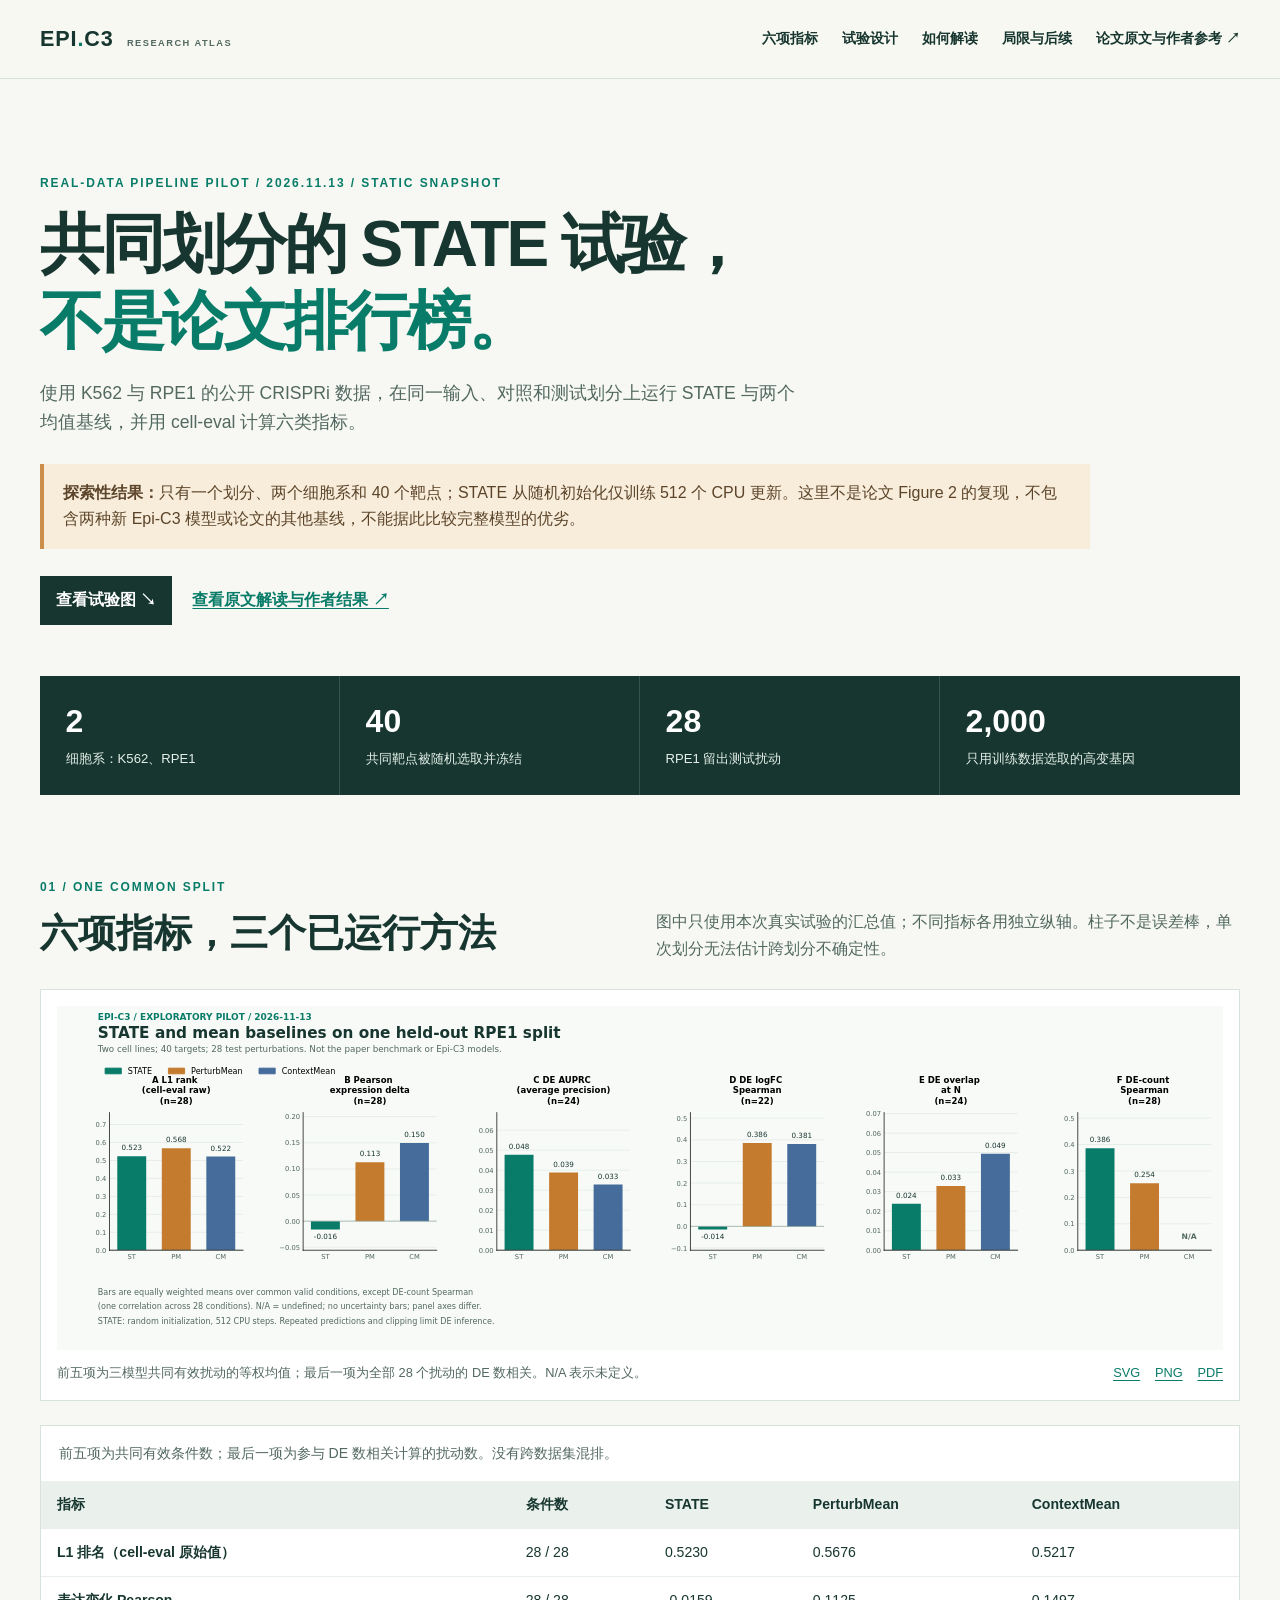
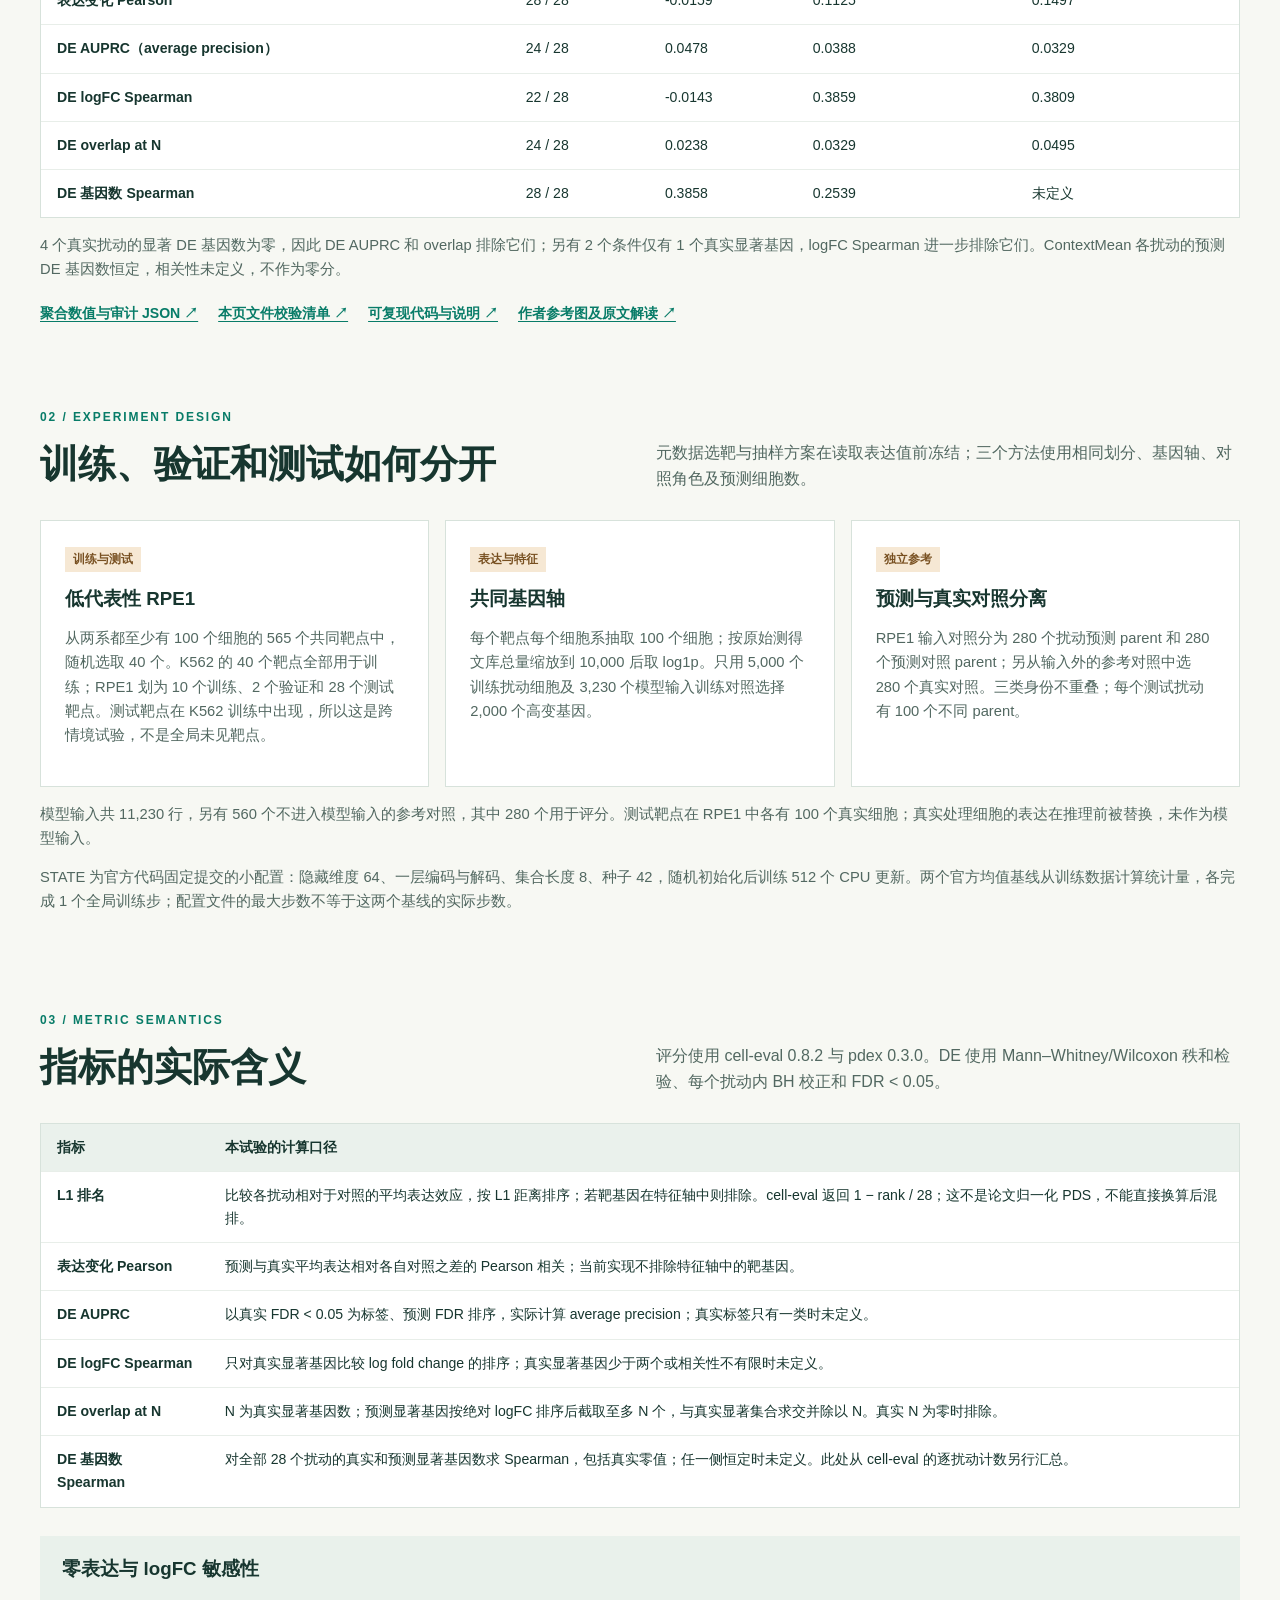
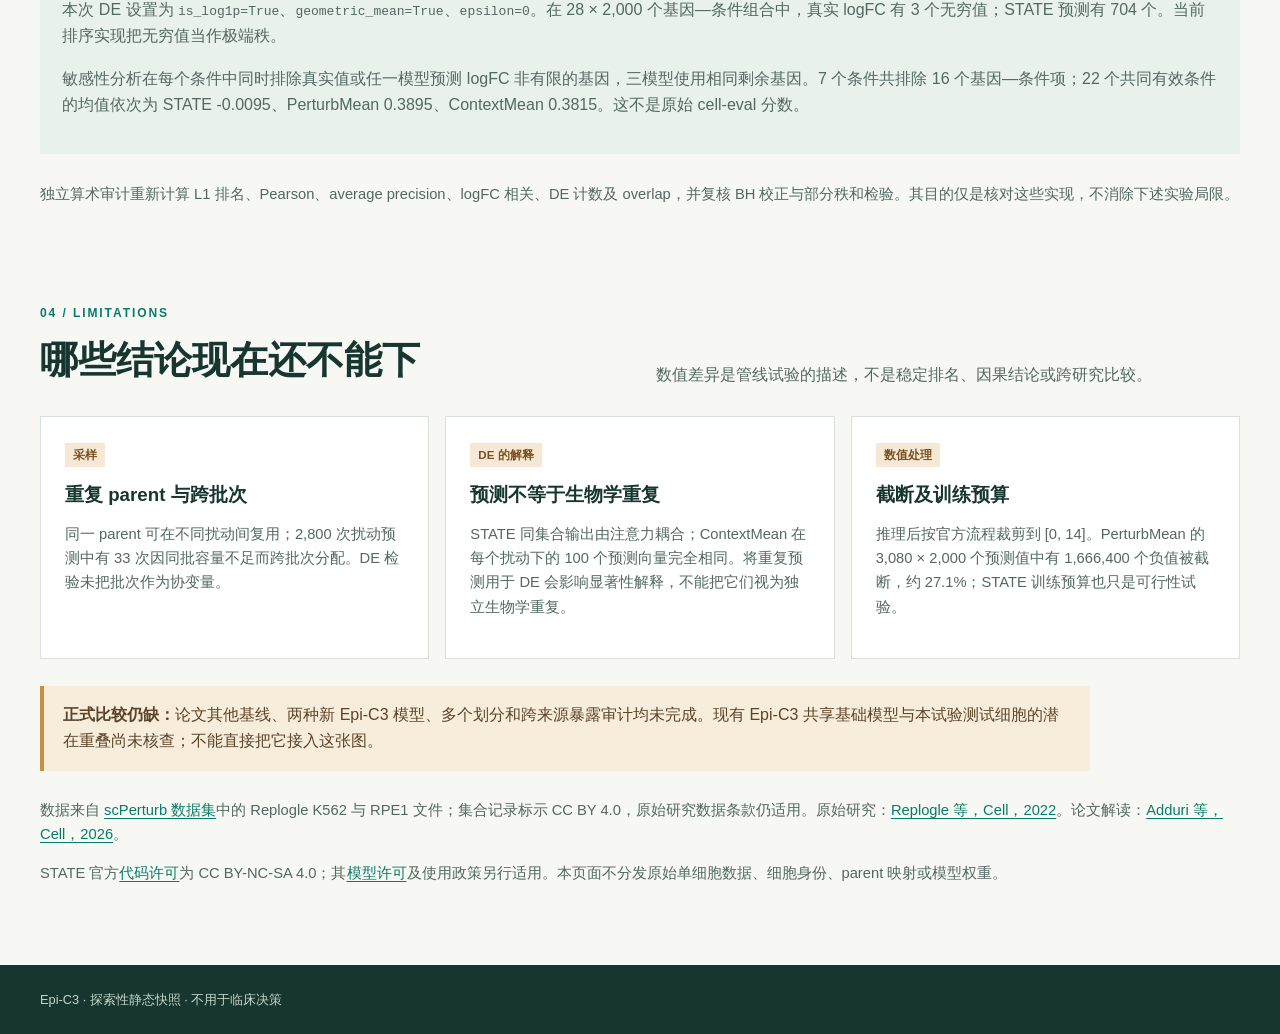
<file: docs/index.html>
<!doctype html>
<html lang="zh-CN">
<head>
  <meta charset="utf-8">
  <meta name="viewport" content="width=device-width, initial-scale=1">
  <meta http-equiv="refresh" content="0;url=./benchmark/2026-11-13-v3/">
  <title>Epi-C3 研究图谱</title>
</head>
<body>
  <p>正在打开 <a href="./benchmark/2026-11-13-v3/">STATE 探索性试验</a>；也可查看<a href="./benchmark/2026-11-13-v2/">STATE 原文与作者参考</a>、<a href="./benchmark/2026-11-13-v1/">旧 K562 比较</a>和<a href="./dashboard/2026-11-12-v22/">完整研究图谱 v22</a>。</p>
</body>
</html>
</file>
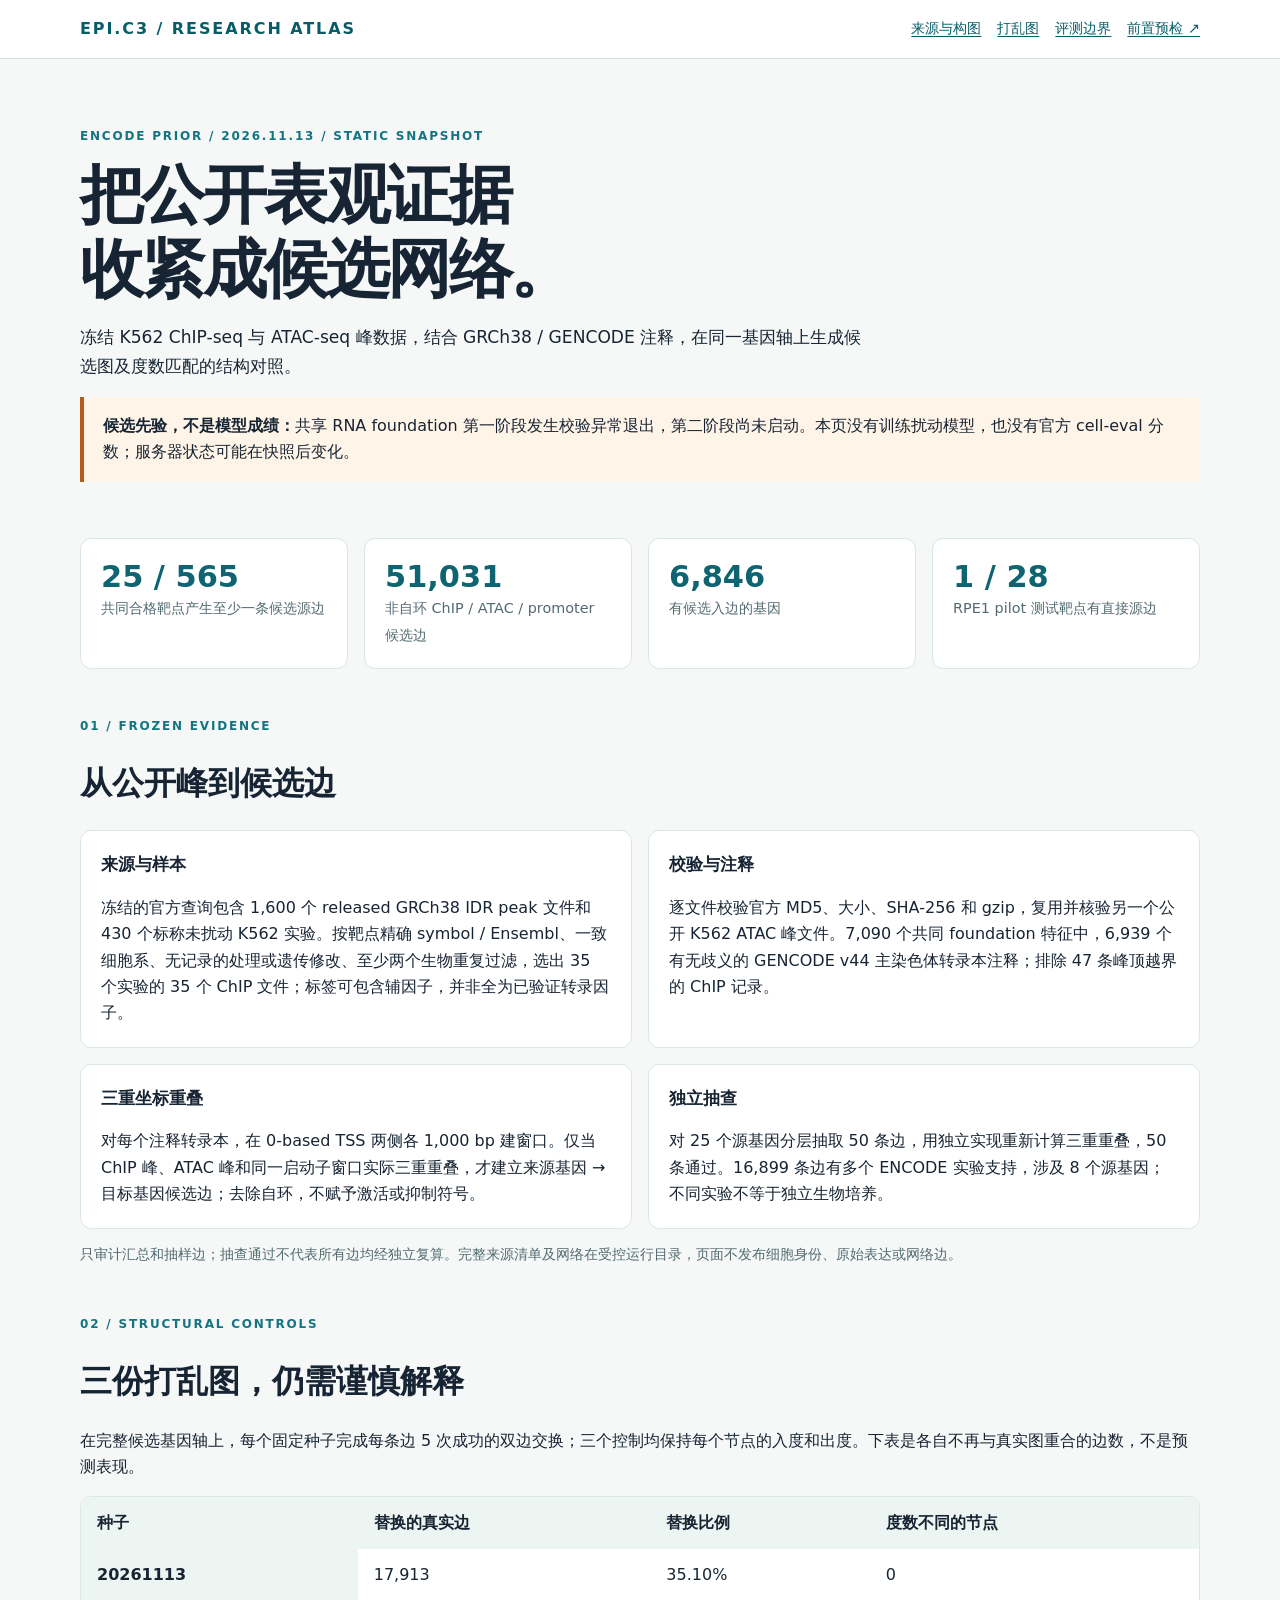
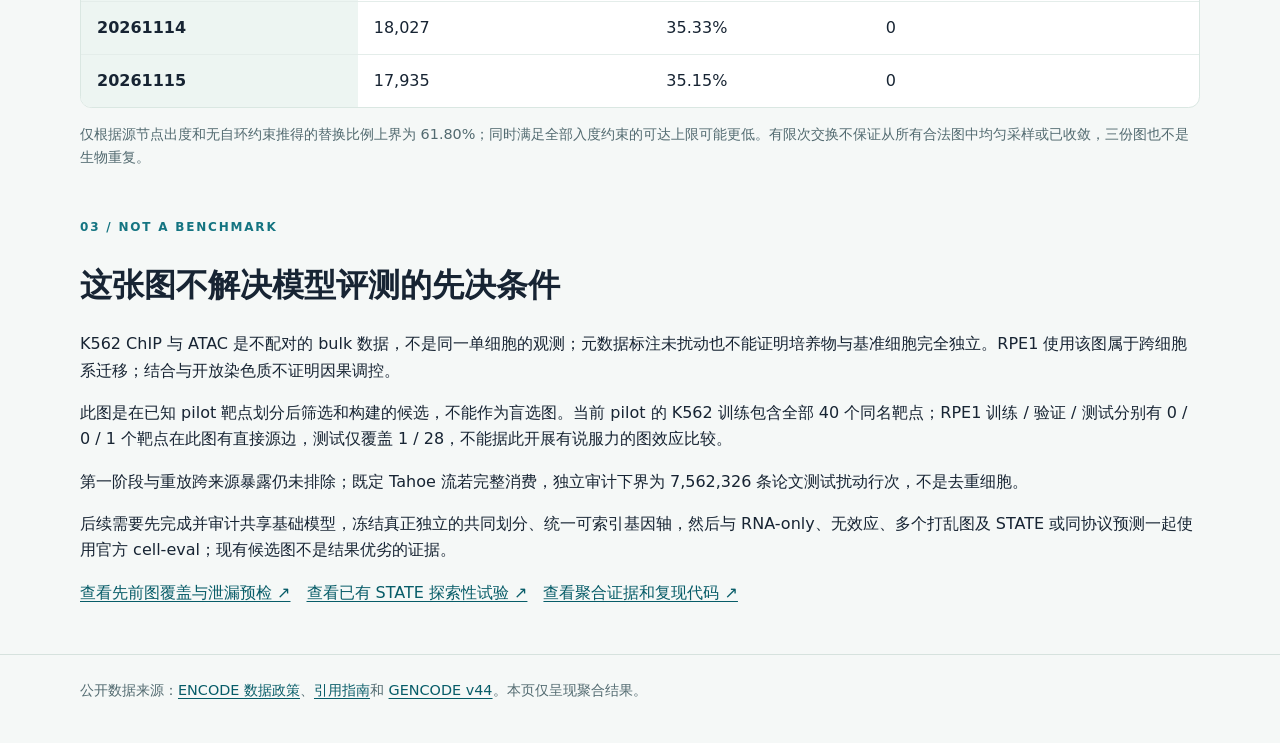
<file: docs/benchmark/2026-11-13-grn-encode-v1/index.html>
<!doctype html>
<html lang="zh-CN">
<head>
  <meta charset="utf-8">
  <meta name="viewport" content="width=device-width, initial-scale=1">
  <meta name="description" content="ENCODE K562 ChIP 与 ATAC 构建的调控网络候选先验及结构审计。">
  <title>Epi-C3 | ENCODE 调控网络候选先验</title>
  <style>
    :root { color-scheme: light; font-family: system-ui, -apple-system, "Segoe UI", sans-serif; color: #172433; background: #f5f8f7; line-height: 1.65; }
    * { box-sizing: border-box; } body { margin: 0; }
    a { color: #075c68; text-decoration-thickness: .08em; text-underline-offset: .2em; }
    .wrap { width: min(1120px, calc(100% - 2.5rem)); margin: auto; }
    header { border-bottom: 1px solid #d6e2de; background: #fff; }
    header .wrap { display: flex; flex-wrap: wrap; align-items: center; justify-content: space-between; gap: .75rem; padding: 1rem 0; }
    .brand { font-weight: 800; letter-spacing: .12em; text-decoration: none; }
    nav { display: flex; flex-wrap: wrap; gap: 1rem; font-size: .9rem; }
    .hero { padding: 3.5rem 0 2rem; }
    .eyebrow { color: #147481; font-size: .75rem; font-weight: 800; letter-spacing: .15em; }
    h1 { font-size: clamp(2.15rem, 5vw, 4rem); line-height: 1.15; letter-spacing: -.04em; max-width: 20ch; margin: .5rem 0 1rem; }
    h2 { font-size: clamp(1.45rem, 3vw, 2rem); line-height: 1.25; } h3 { font-size: 1.05rem; }
    .lead { max-width: 72ch; font-size: 1.07rem; }
    .notice { border-left: 4px solid #b65b19; background: #fff4e8; padding: 1rem 1.2rem; border-radius: 0 .4rem .4rem 0; }
    .stats { display: grid; grid-template-columns: repeat(4, 1fr); gap: 1rem; margin: 1.5rem 0 3rem; }
    .stat, .card { background: white; border: 1px solid #dae7e2; border-radius: .7rem; padding: 1.25rem; }
    .stat strong { display: block; color: #0e6471; font-size: 1.9rem; line-height: 1.2; }
    .stat span, .note { color: #526a70; font-size: .9rem; } section { margin-bottom: 3rem; }
    .grid { display: grid; grid-template-columns: repeat(2, 1fr); gap: 1rem; }
    .card h3 { margin: 0 0 .5rem; } .card p:last-child { margin-bottom: 0; }
    .table-wrap { overflow-x: auto; border: 1px solid #dae7e2; border-radius: .7rem; background: white; }
    table { border-collapse: collapse; width: 100%; text-align: left; min-width: 34rem; }
    th, td { padding: .8rem 1rem; border-bottom: 1px solid #e4edea; } th { background: #edf5f2; }
    tr:last-child td, tr:last-child th { border-bottom: 0; }
    footer { border-top: 1px solid #d6e2de; padding: 1.5rem 0 2.5rem; color: #526a70; font-size: .9rem; }
    @media (max-width: 700px) { .stats, .grid { grid-template-columns: repeat(2, 1fr); } .hero { padding-top: 2rem; } }
    @media (max-width: 450px) { .stats, .grid { grid-template-columns: 1fr; } }
  </style>
</head>
<body>
  <header><div class="wrap"><a class="brand" href="../../">EPI.C3 / RESEARCH ATLAS</a>
    <nav aria-label="页面导航"><a href="#evidence">来源与构图</a><a href="#controls">打乱图</a><a href="#limits">评测边界</a><a href="../2026-11-13-grn-preflight-v1/">前置预检 ↗</a></nav>
  </div></header>
  <main class="wrap">
    <div class="hero">
      <p class="eyebrow">ENCODE PRIOR / 2026.11.13 / STATIC SNAPSHOT</p>
      <h1>把公开表观证据<br>收紧成候选网络。</h1>
      <p class="lead">冻结 K562 ChIP-seq 与 ATAC-seq 峰数据，结合 GRCh38 / GENCODE 注释，在同一基因轴上生成候选图及度数匹配的结构对照。</p>
      <div class="notice" role="note"><strong>候选先验，不是模型成绩：</strong>共享 RNA foundation 第一阶段发生校验异常退出，第二阶段尚未启动。本页没有训练扰动模型，也没有官方 cell-eval 分数；服务器状态可能在快照后变化。</div>
    </div>
    <div class="stats" aria-label="候选图范围">
      <div class="stat"><strong>25 / 565</strong><span>共同合格靶点产生至少一条候选源边</span></div>
      <div class="stat"><strong>51,031</strong><span>非自环 ChIP / ATAC / promoter 候选边</span></div>
      <div class="stat"><strong>6,846</strong><span>有候选入边的基因</span></div>
      <div class="stat"><strong>1 / 28</strong><span>RPE1 pilot 测试靶点有直接源边</span></div>
    </div>
    <section id="evidence">
      <p class="eyebrow">01 / FROZEN EVIDENCE</p><h2>从公开峰到候选边</h2>
      <div class="grid">
        <article class="card"><h3>来源与样本</h3><p>冻结的官方查询包含 1,600 个 released GRCh38 IDR peak 文件和 430 个标称未扰动 K562 实验。按靶点精确 symbol / Ensembl、一致细胞系、无记录的处理或遗传修改、至少两个生物重复过滤，选出 35 个实验的 35 个 ChIP 文件；标签可包含辅因子，并非全为已验证转录因子。</p></article>
        <article class="card"><h3>校验与注释</h3><p>逐文件校验官方 MD5、大小、SHA-256 和 gzip，复用并核验另一个公开 K562 ATAC 峰文件。7,090 个共同 foundation 特征中，6,939 个有无歧义的 GENCODE v44 主染色体转录本注释；排除 47 条峰顶越界的 ChIP 记录。</p></article>
        <article class="card"><h3>三重坐标重叠</h3><p>对每个注释转录本，在 0-based TSS 两侧各 1,000 bp 建窗口。仅当 ChIP 峰、ATAC 峰和同一启动子窗口实际三重重叠，才建立来源基因 → 目标基因候选边；去除自环，不赋予激活或抑制符号。</p></article>
        <article class="card"><h3>独立抽查</h3><p>对 25 个源基因分层抽取 50 条边，用独立实现重新计算三重重叠，50 条通过。16,899 条边有多个 ENCODE 实验支持，涉及 8 个源基因；不同实验不等于独立生物培养。</p></article>
      </div>
      <p class="note">只审计汇总和抽样边；抽查通过不代表所有边均经独立复算。完整来源清单及网络在受控运行目录，页面不发布细胞身份、原始表达或网络边。</p>
    </section>
    <section id="controls">
      <p class="eyebrow">02 / STRUCTURAL CONTROLS</p><h2>三份打乱图，仍需谨慎解释</h2>
      <p>在完整候选基因轴上，每个固定种子完成每条边 5 次成功的双边交换；三个控制均保持每个节点的入度和出度。下表是各自不再与真实图重合的边数，不是预测表现。</p>
      <div class="table-wrap"><table><thead><tr><th scope="col">种子</th><th scope="col">替换的真实边</th><th scope="col">替换比例</th><th scope="col">度数不同的节点</th></tr></thead><tbody>
      <tr><th scope="row">20261113</th><td>17,913</td><td>35.10%</td><td>0</td></tr>
<tr><th scope="row">20261114</th><td>18,027</td><td>35.33%</td><td>0</td></tr>
<tr><th scope="row">20261115</th><td>17,935</td><td>35.15%</td><td>0</td></tr>
      </tbody></table></div>
      <p class="note">仅根据源节点出度和无自环约束推得的替换比例上界为 61.80%；同时满足全部入度约束的可达上限可能更低。有限次交换不保证从所有合法图中均匀采样或已收敛，三份图也不是生物重复。</p>
    </section>
    <section id="limits">
      <p class="eyebrow">03 / NOT A BENCHMARK</p><h2>这张图不解决模型评测的先决条件</h2>
      <p>K562 ChIP 与 ATAC 是不配对的 bulk 数据，不是同一单细胞的观测；元数据标注未扰动也不能证明培养物与基准细胞完全独立。RPE1 使用该图属于跨细胞系迁移；结合与开放染色质不证明因果调控。</p>
      <p>此图是在已知 pilot 靶点划分后筛选和构建的候选，不能作为盲选图。当前 pilot 的 K562 训练包含全部 40 个同名靶点；RPE1 训练 / 验证 / 测试分别有 0 / 0 / 1 个靶点在此图有直接源边，测试仅覆盖 1 / 28，不能据此开展有说服力的图效应比较。</p>
      <p>第一阶段与重放跨来源暴露仍未排除；既定 Tahoe 流若完整消费，独立审计下界为 7,562,326 条论文测试扰动行次，不是去重细胞。</p>
      <p>后续需要先完成并审计共享基础模型，冻结真正独立的共同划分、统一可索引基因轴，然后与 RNA-only、无效应、多个打乱图及 STATE 或同协议预测一起使用官方 cell-eval；现有候选图不是结果优劣的证据。</p>
      <p><a href="../2026-11-13-grn-preflight-v1/">查看先前图覆盖与泄漏预检 ↗</a>　<a href="../2026-11-13-v3/">查看已有 STATE 探索性试验 ↗</a>　<a href="https://github.com/kainblue100/Epi-C3/tree/main/releases/2026-11-13-grn-encode-v1">查看聚合证据和复现代码 ↗</a></p>
    </section>
  </main>
  <footer><div class="wrap">公开数据来源：<a href="https://www.encodeproject.org/about/data-use-policy/">ENCODE 数据政策</a>、<a href="https://www.encodeproject.org/help/citing-encode/">引用指南</a>和 <a href="https://www.gencodegenes.org/human/release_44.html">GENCODE v44</a>。本页仅呈现聚合结果。</div></footer>
</body>
</html>
</file>
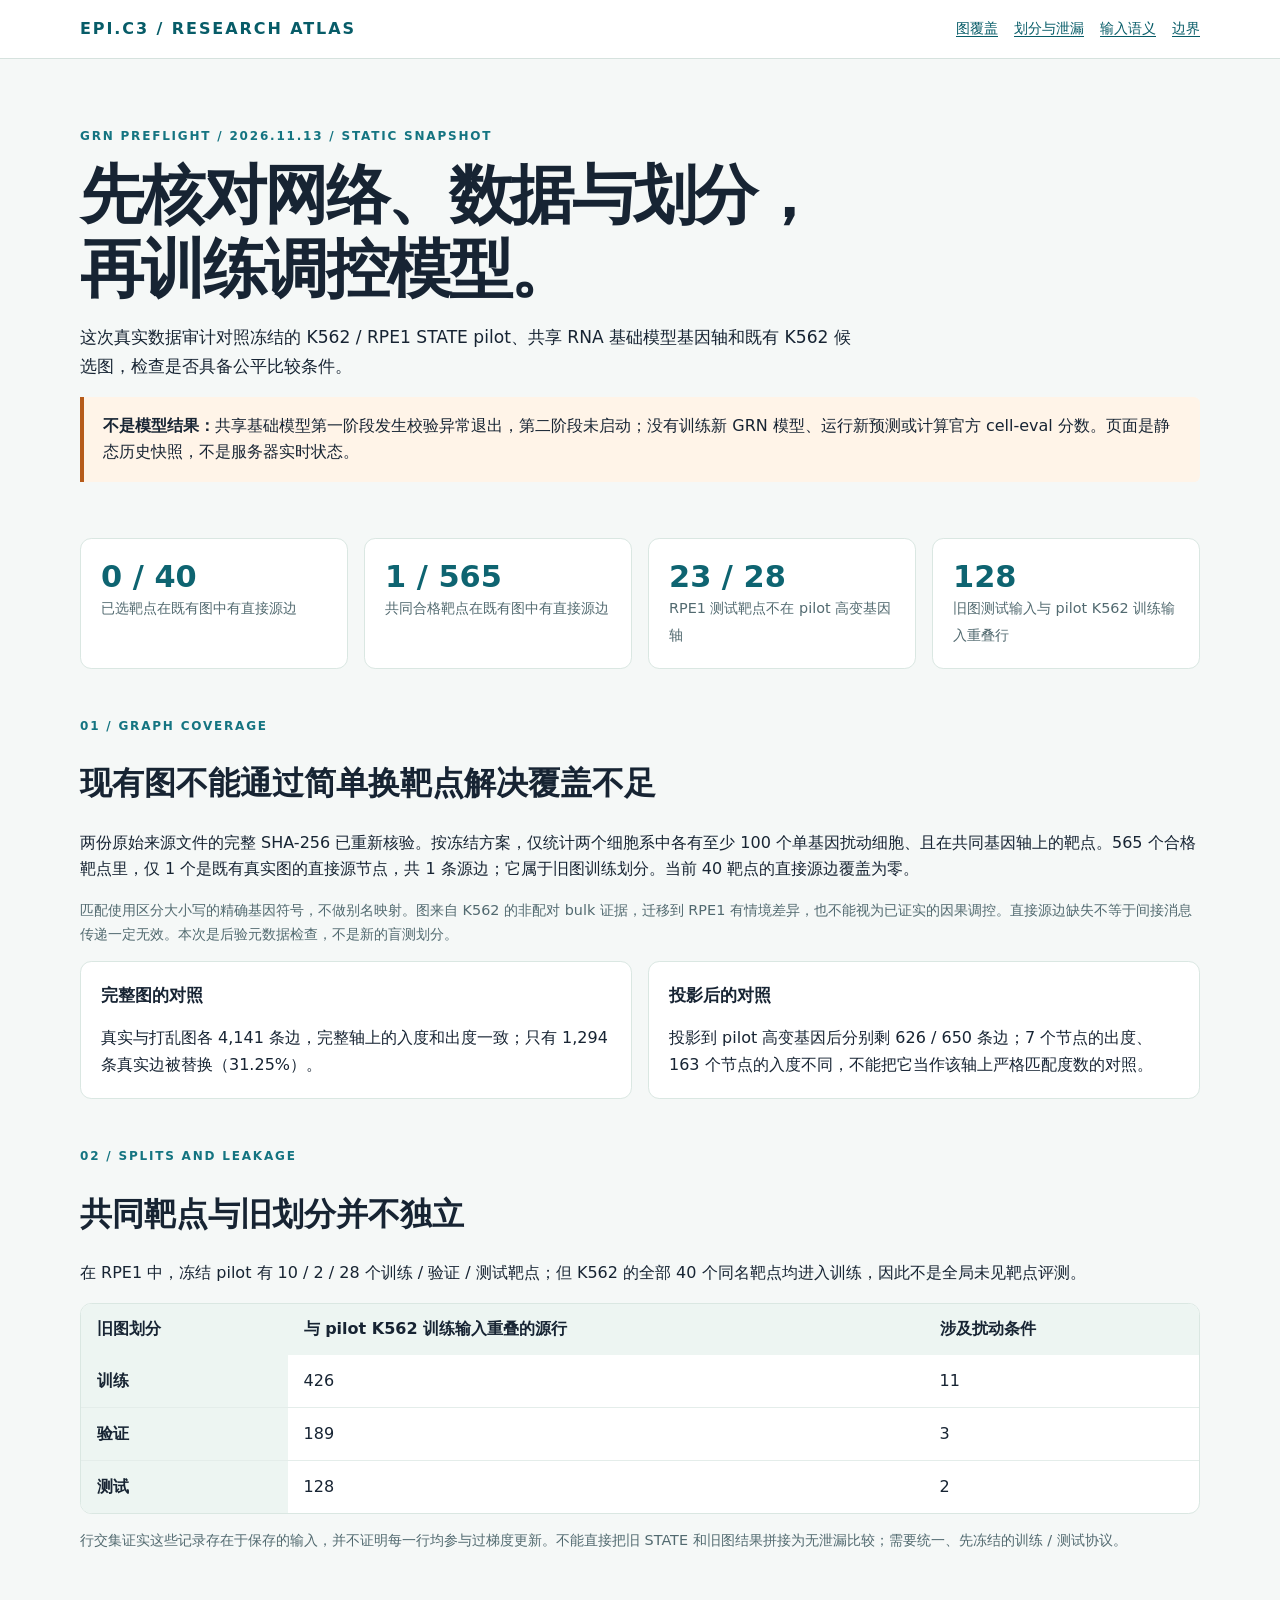
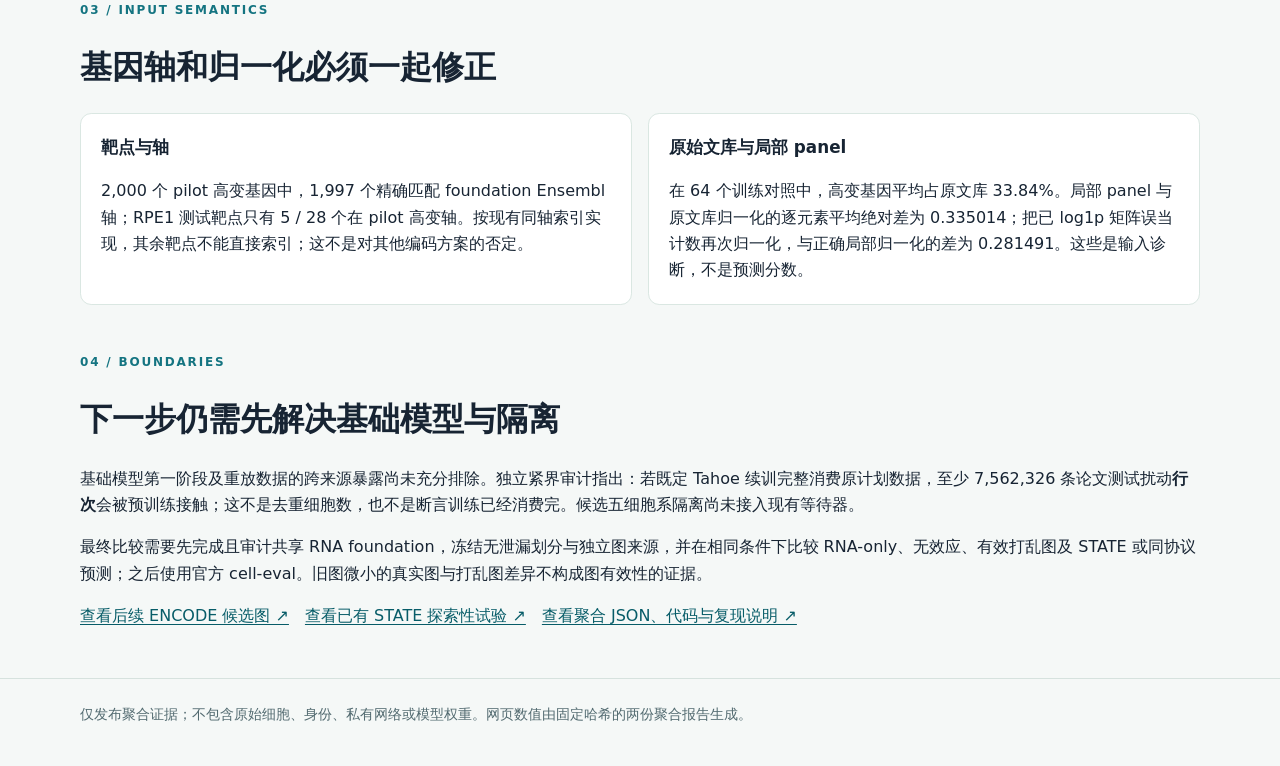
<file: docs/benchmark/2026-11-13-grn-preflight-v1/index.html>
<!doctype html>
<html lang="zh-CN">
<head>
  <meta charset="utf-8">
  <meta name="viewport" content="width=device-width, initial-scale=1">
  <meta name="description" content="调控网络分支在共同划分上的真实数据兼容性与泄漏预检。">
  <title>Epi-C3 | 调控网络预检</title>
  <style>
    :root { color-scheme: light; font-family: system-ui, -apple-system, "Segoe UI", sans-serif; color: #172433; background: #f5f8f7; line-height: 1.65; }
    * { box-sizing: border-box; }
    body { margin: 0; }
    a { color: #075c68; text-decoration-thickness: .08em; text-underline-offset: .2em; }
    .wrap { width: min(1120px, calc(100% - 2.5rem)); margin: auto; }
    header { border-bottom: 1px solid #d6e2de; background: #fff; }
    header .wrap { display: flex; flex-wrap: wrap; align-items: center; justify-content: space-between; gap: .75rem; padding: 1rem 0; }
    .brand { font-weight: 800; letter-spacing: .12em; text-decoration: none; }
    nav { display: flex; flex-wrap: wrap; gap: 1rem; font-size: .9rem; }
    .hero { padding: 3.5rem 0 2rem; }
    .eyebrow { color: #147481; font-size: .75rem; font-weight: 800; letter-spacing: .15em; }
    h1 { font-size: clamp(2.15rem, 5vw, 4rem); line-height: 1.15; letter-spacing: -.04em; max-width: 20ch; margin: .5rem 0 1rem; }
    h2 { font-size: clamp(1.45rem, 3vw, 2rem); line-height: 1.25; }
    h3 { font-size: 1.05rem; }
    .lead { max-width: 72ch; font-size: 1.07rem; }
    .notice { border-left: 4px solid #b65b19; background: #fff4e8; padding: 1rem 1.2rem; border-radius: 0 .4rem .4rem 0; }
    .stats { display: grid; grid-template-columns: repeat(4, 1fr); gap: 1rem; margin: 1.5rem 0 3rem; }
    .stat, .card { background: white; border: 1px solid #dae7e2; border-radius: .7rem; padding: 1.25rem; }
    .stat strong { display: block; color: #0e6471; font-size: 1.9rem; line-height: 1.2; }
    .stat span, .note { color: #526a70; font-size: .9rem; }
    section { margin-bottom: 3rem; }
    .grid { display: grid; grid-template-columns: repeat(2, 1fr); gap: 1rem; }
    .card h3 { margin: 0 0 .5rem; }
    .card p:last-child { margin-bottom: 0; }
    .table-wrap { overflow-x: auto; border: 1px solid #dae7e2; border-radius: .7rem; background: white; }
    table { border-collapse: collapse; width: 100%; text-align: left; min-width: 36rem; }
    th, td { padding: .8rem 1rem; border-bottom: 1px solid #e4edea; }
    th { background: #edf5f2; }
    tr:last-child td, tr:last-child th { border-bottom: 0; }
    footer { border-top: 1px solid #d6e2de; padding: 1.5rem 0 2.5rem; color: #526a70; font-size: .9rem; }
    @media (max-width: 700px) { .stats, .grid { grid-template-columns: repeat(2, 1fr); } .hero { padding-top: 2rem; } }
    @media (max-width: 450px) { .stats, .grid { grid-template-columns: 1fr; } }
  </style>
</head>
<body>
  <header><div class="wrap">
    <a class="brand" href="../../">EPI.C3 / RESEARCH ATLAS</a>
    <nav aria-label="页面导航"><a href="#coverage">图覆盖</a><a href="#leakage">划分与泄漏</a><a href="#input">输入语义</a><a href="#limits">边界</a></nav>
  </div></header>
  <main class="wrap">
    <div class="hero">
      <p class="eyebrow">GRN PREFLIGHT / 2026.11.13 / STATIC SNAPSHOT</p>
      <h1>先核对网络、数据与划分，<br>再训练调控模型。</h1>
      <p class="lead">这次真实数据审计对照冻结的 K562 / RPE1 STATE pilot、共享 RNA 基础模型基因轴和既有 K562 候选图，检查是否具备公平比较条件。</p>
      <div class="notice" role="note"><strong>不是模型结果：</strong>共享基础模型第一阶段发生校验异常退出，第二阶段未启动；没有训练新 GRN 模型、运行新预测或计算官方 cell-eval 分数。页面是静态历史快照，不是服务器实时状态。</div>
    </div>
    <div class="stats" aria-label="主要发现">
      <div class="stat"><strong>0 / 40</strong><span>已选靶点在既有图中有直接源边</span></div>
      <div class="stat"><strong>1 / 565</strong><span>共同合格靶点在既有图中有直接源边</span></div>
      <div class="stat"><strong>23 / 28</strong><span>RPE1 测试靶点不在 pilot 高变基因轴</span></div>
      <div class="stat"><strong>128</strong><span>旧图测试输入与 pilot K562 训练输入重叠行</span></div>
    </div>

    <section id="coverage">
      <p class="eyebrow">01 / GRAPH COVERAGE</p><h2>现有图不能通过简单换靶点解决覆盖不足</h2>
      <p>两份原始来源文件的完整 SHA-256 已重新核验。按冻结方案，仅统计两个细胞系中各有至少 100 个单基因扰动细胞、且在共同基因轴上的靶点。565 个合格靶点里，仅 1 个是既有真实图的直接源节点，共 1 条源边；它属于旧图训练划分。当前 40 靶点的直接源边覆盖为零。</p>
      <p class="note">匹配使用区分大小写的精确基因符号，不做别名映射。图来自 K562 的非配对 bulk 证据，迁移到 RPE1 有情境差异，也不能视为已证实的因果调控。直接源边缺失不等于间接消息传递一定无效。本次是后验元数据检查，不是新的盲测划分。</p>
      <div class="grid">
        <article class="card"><h3>完整图的对照</h3><p>真实与打乱图各 4,141 条边，完整轴上的入度和出度一致；只有 1,294 条真实边被替换（31.25%）。</p></article>
        <article class="card"><h3>投影后的对照</h3><p>投影到 pilot 高变基因后分别剩 626 / 650 条边；7 个节点的出度、163 个节点的入度不同，不能把它当作该轴上严格匹配度数的对照。</p></article>
      </div>
    </section>

    <section id="leakage">
      <p class="eyebrow">02 / SPLITS AND LEAKAGE</p><h2>共同靶点与旧划分并不独立</h2>
      <p>在 RPE1 中，冻结 pilot 有 10 / 2 / 28 个训练 / 验证 / 测试靶点；但 K562 的全部 40 个同名靶点均进入训练，因此不是全局未见靶点评测。</p>
      <div class="table-wrap"><table>
        <thead><tr><th scope="col">旧图划分</th><th scope="col">与 pilot K562 训练输入重叠的源行</th><th scope="col">涉及扰动条件</th></tr></thead>
        <tbody>
          <tr><th scope="row">训练</th><td>426</td><td>11</td></tr>
          <tr><th scope="row">验证</th><td>189</td><td>3</td></tr>
          <tr><th scope="row">测试</th><td>128</td><td>2</td></tr>
        </tbody>
      </table></div>
      <p class="note">行交集证实这些记录存在于保存的输入，并不证明每一行均参与过梯度更新。不能直接把旧 STATE 和旧图结果拼接为无泄漏比较；需要统一、先冻结的训练 / 测试协议。</p>
    </section>

    <section id="input">
      <p class="eyebrow">03 / INPUT SEMANTICS</p><h2>基因轴和归一化必须一起修正</h2>
      <div class="grid">
        <article class="card"><h3>靶点与轴</h3><p>2,000 个 pilot 高变基因中，1,997 个精确匹配 foundation Ensembl 轴；RPE1 测试靶点只有 5 / 28 个在 pilot 高变轴。按现有同轴索引实现，其余靶点不能直接索引；这不是对其他编码方案的否定。</p></article>
        <article class="card"><h3>原始文库与局部 panel</h3><p>在 64 个训练对照中，高变基因平均占原文库 33.84%。局部 panel 与原文库归一化的逐元素平均绝对差为 0.335014；把已 log1p 矩阵误当计数再次归一化，与正确局部归一化的差为 0.281491。这些是输入诊断，不是预测分数。</p></article>
      </div>
    </section>

    <section id="limits">
      <p class="eyebrow">04 / BOUNDARIES</p><h2>下一步仍需先解决基础模型与隔离</h2>
      <p>基础模型第一阶段及重放数据的跨来源暴露尚未充分排除。独立紧界审计指出：若既定 Tahoe 续训完整消费原计划数据，至少 7,562,326 条论文测试扰动<strong>行次</strong>会被预训练接触；这不是去重细胞数，也不是断言训练已经消费完。候选五细胞系隔离尚未接入现有等待器。</p>
      <p>最终比较需要先完成且审计共享 RNA foundation，冻结无泄漏划分与独立图来源，并在相同条件下比较 RNA-only、无效应、有效打乱图及 STATE 或同协议预测；之后使用官方 cell-eval。旧图微小的真实图与打乱图差异不构成图有效性的证据。</p>
      <p><a href="../2026-11-13-grn-encode-v1/">查看后续 ENCODE 候选图 ↗</a>　<a href="../2026-11-13-v3/">查看已有 STATE 探索性试验 ↗</a>　<a href="https://github.com/kainblue100/Epi-C3/tree/main/releases/2026-11-13-grn-preflight-v1">查看聚合 JSON、代码与复现说明 ↗</a></p>
    </section>
  </main>
  <footer><div class="wrap">仅发布聚合证据；不包含原始细胞、身份、私有网络或模型权重。网页数值由固定哈希的两份聚合报告生成。</div></footer>
</body>
</html>
</file>
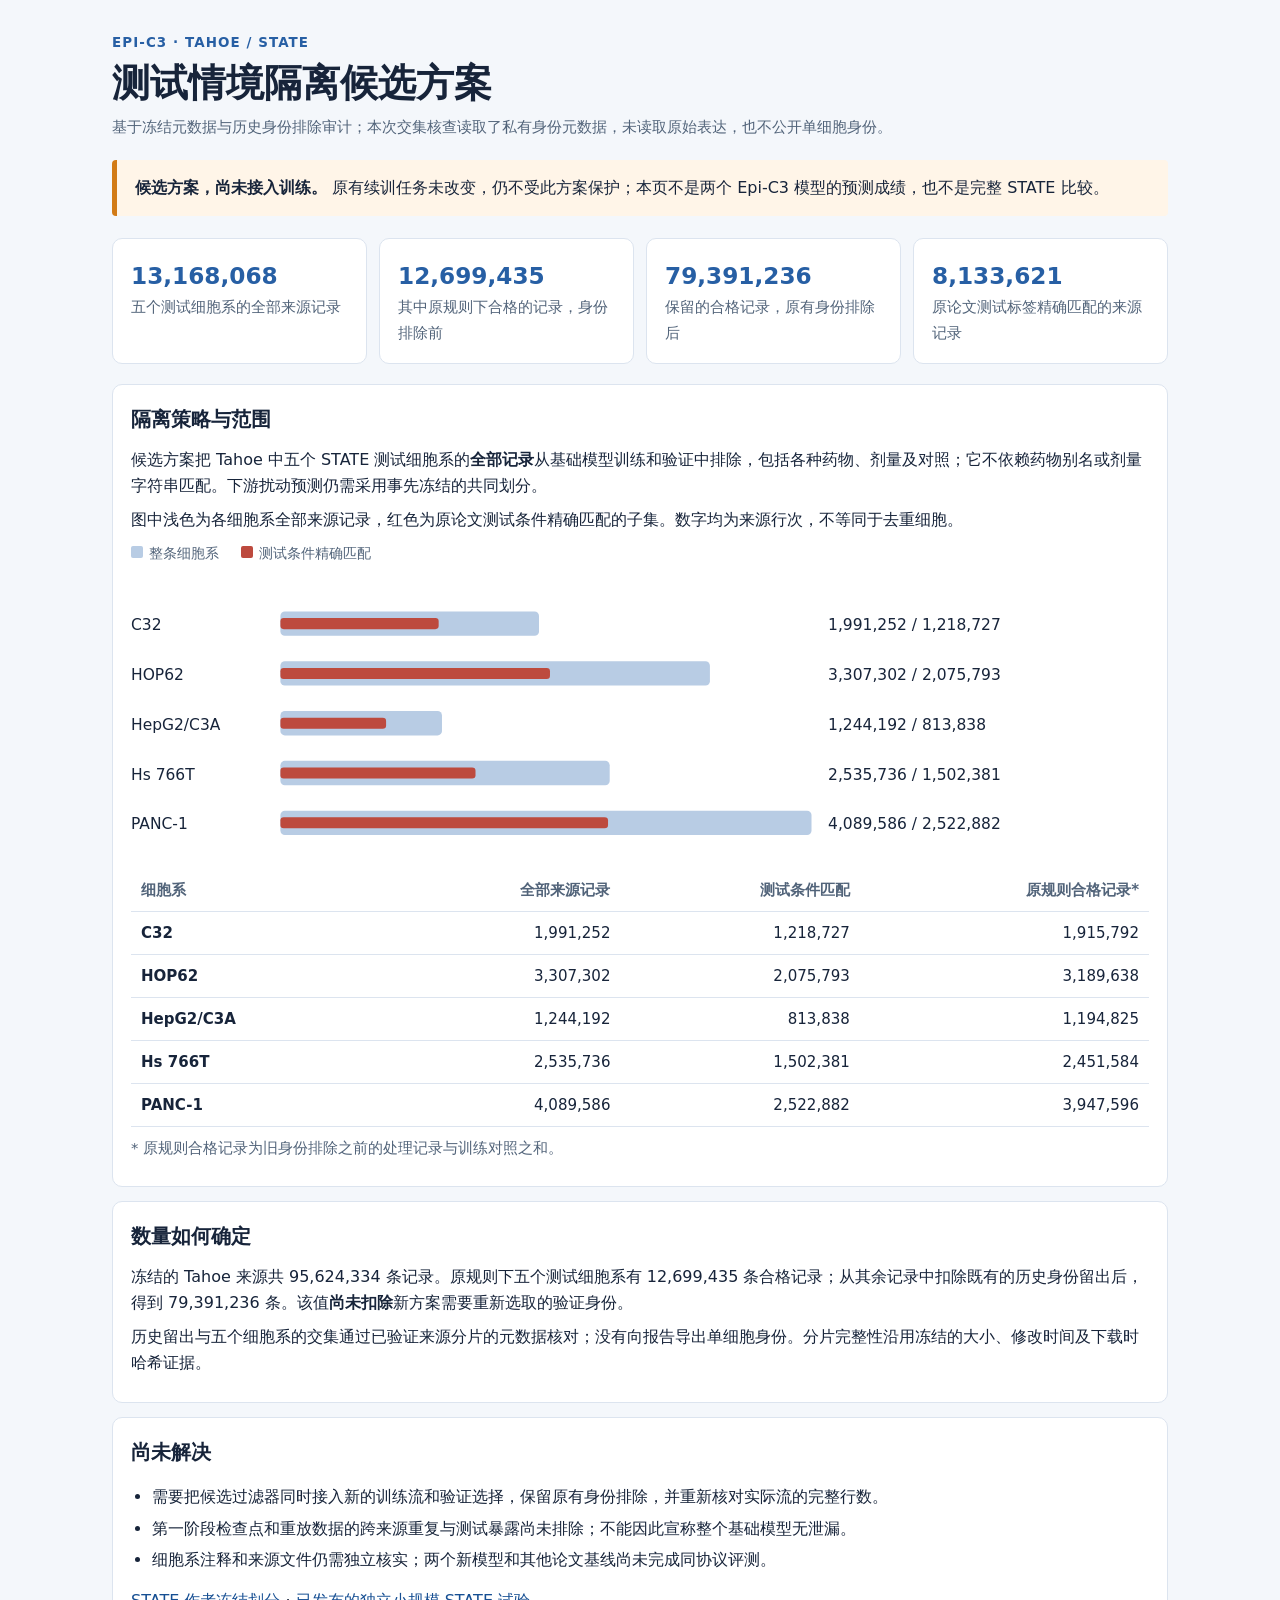
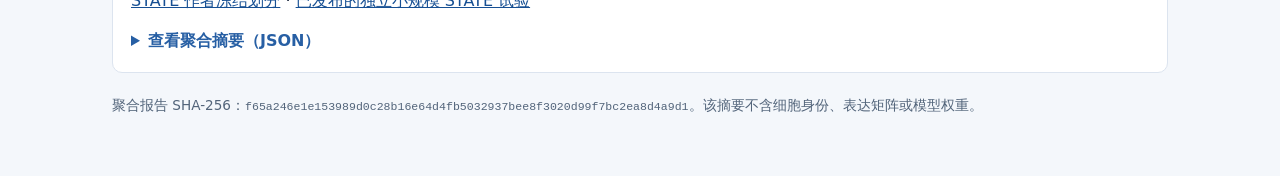
<file: docs/benchmark/2026-11-13-tahoe-context-holdout-v2/index.html>
<!doctype html>
<html lang="zh-CN">
<head>
<meta charset="utf-8">
<meta name="viewport" content="width=device-width, initial-scale=1">
<title>Tahoe 测试情境隔离候选方案 · Epi-C3</title>
<style>
:root{color-scheme:light;--ink:#17243a;--muted:#52647a;--line:#dce4ef;--blue:#275fa4;--red:#bd4a3e;--bg:#f4f7fb}
*{box-sizing:border-box} body{margin:0;background:var(--bg);color:var(--ink);font:16px/1.6 system-ui,-apple-system,"Segoe UI",sans-serif}
main{max-width:1100px;margin:auto;padding:32px 22px 60px} h1{font-size:clamp(1.7rem,4vw,2.4rem);line-height:1.2;margin:.4rem 0}
h2{font-size:1.25rem;margin:0 0 12px} p{margin:.55rem 0} a{color:#164f93} .eyebrow{font-size:.84rem;letter-spacing:.08em;color:var(--blue);font-weight:700}
.notice{background:#fff5e8;border-left:5px solid #d27b16;padding:15px 18px;margin:22px 0;border-radius:4px}
.cards{display:grid;grid-template-columns:repeat(auto-fit,minmax(210px,1fr));gap:12px;margin:20px 0}
.card,section{background:#fff;border:1px solid var(--line);border-radius:10px;padding:18px}
.card strong{display:block;font-size:1.45rem;color:var(--blue)} .card span,.muted{color:var(--muted);font-size:.92rem}
section{margin-top:14px} .chart{overflow-x:auto} svg{display:block;width:100%;min-width:720px;height:auto}
svg .label,svg .value{font:14px system-ui,sans-serif;fill:var(--ink)} svg .total{fill:#b8cce4} svg .matched{fill:var(--red)}
.legend{display:flex;gap:22px;flex-wrap:wrap;font-size:.9rem;color:var(--muted)} .swatch{display:inline-block;width:12px;height:12px;margin-right:6px;border-radius:2px}
.table-wrap{overflow-x:auto} table{border-collapse:collapse;width:100%;font-size:.94rem} th,td{padding:9px 10px;border-bottom:1px solid var(--line);text-align:right;white-space:nowrap}
th:first-child{text-align:left} thead th{color:var(--muted);font-weight:600} ul{padding-left:1.3rem} li{margin:.35rem 0}
code{overflow-wrap:anywhere;font-size:.85em} footer{color:var(--muted);font-size:.85rem;margin-top:22px}
details{margin-top:14px} summary{cursor:pointer;color:var(--blue);font-weight:600} pre{white-space:pre-wrap;overflow-wrap:anywhere;background:var(--bg);padding:12px;border-radius:6px;font-size:.8rem}
@media(max-width:600px){main{padding:22px 14px 40px} .cards{grid-template-columns:1fr 1fr} .card{padding:13px} .card strong{font-size:1.1rem}}
</style>
</head>
<body>
<main>
<div class="eyebrow">EPI-C3 · TAHOE / STATE</div>
<h1>测试情境隔离候选方案</h1>
<p class="muted">基于冻结元数据与历史身份排除审计；本次交集核查读取了私有身份元数据，未读取原始表达，也不公开单细胞身份。</p>
<div class="notice"><strong>候选方案，尚未接入训练。</strong> 原有续训任务未改变，仍不受此方案保护；本页不是两个 Epi-C3 模型的预测成绩，也不是完整 STATE 比较。</div>
<div class="cards">
<div class="card"><strong>13,168,068</strong><span>五个测试细胞系的全部来源记录</span></div>
<div class="card"><strong>12,699,435</strong><span>其中原规则下合格的记录，身份排除前</span></div>
<div class="card"><strong>79,391,236</strong><span>保留的合格记录，原有身份排除后</span></div>
<div class="card"><strong>8,133,621</strong><span>原论文测试标签精确匹配的来源记录</span></div>
</div>
<section>
<h2>隔离策略与范围</h2>
<p>候选方案把 Tahoe 中五个 STATE 测试细胞系的<strong>全部记录</strong>从基础模型训练和验证中排除，包括各种药物、剂量及对照；它不依赖药物别名或剂量字符串匹配。下游扰动预测仍需采用事先冻结的共同划分。</p>
<p>图中浅色为各细胞系全部来源记录，红色为原论文测试条件精确匹配的子集。数字均为来源行次，不等同于去重细胞。</p>
<div class="legend"><span><i class="swatch" style="background:#b8cce4"></i>整条细胞系</span><span><i class="swatch" style="background:#bd4a3e"></i>测试条件精确匹配</span></div>
<div class="chart"><svg viewBox="0 0 920 275" role="img" aria-labelledby="chart-title">
<title id="chart-title">五个测试细胞系的全部来源记录与测试条件精确匹配记录</title>
<text x="0" y="59" class="label">C32</text><rect x="135" y="42" width="233.72" height="22" rx="4" class="total"/><rect x="135" y="48" width="143.04" height="10" rx="3" class="matched"/><text x="630" y="59" class="value">1,991,252 / 1,218,727</text>
<text x="0" y="104" class="label">HOP62</text><rect x="135" y="87" width="388.18" height="22" rx="4" class="total"/><rect x="135" y="93" width="243.64" height="10" rx="3" class="matched"/><text x="630" y="104" class="value">3,307,302 / 2,075,793</text>
<text x="0" y="149" class="label">HepG2/C3A</text><rect x="135" y="132" width="146.03" height="22" rx="4" class="total"/><rect x="135" y="138" width="95.52" height="10" rx="3" class="matched"/><text x="630" y="149" class="value">1,244,192 / 813,838</text>
<text x="0" y="194" class="label">Hs 766T</text><rect x="135" y="177" width="297.62" height="22" rx="4" class="total"/><rect x="135" y="183" width="176.34" height="10" rx="3" class="matched"/><text x="630" y="194" class="value">2,535,736 / 1,502,381</text>
<text x="0" y="239" class="label">PANC-1</text><rect x="135" y="222" width="480.00" height="22" rx="4" class="total"/><rect x="135" y="228" width="296.11" height="10" rx="3" class="matched"/><text x="630" y="239" class="value">4,089,586 / 2,522,882</text>
</svg></div>
<div class="table-wrap"><table>
<thead><tr><th scope="col">细胞系</th><th scope="col">全部来源记录</th><th scope="col">测试条件匹配</th><th scope="col">原规则合格记录*</th></tr></thead>
<tbody><tr><th scope="row">C32</th><td>1,991,252</td><td>1,218,727</td><td>1,915,792</td></tr>
<tr><th scope="row">HOP62</th><td>3,307,302</td><td>2,075,793</td><td>3,189,638</td></tr>
<tr><th scope="row">HepG2/C3A</th><td>1,244,192</td><td>813,838</td><td>1,194,825</td></tr>
<tr><th scope="row">Hs 766T</th><td>2,535,736</td><td>1,502,381</td><td>2,451,584</td></tr>
<tr><th scope="row">PANC-1</th><td>4,089,586</td><td>2,522,882</td><td>3,947,596</td></tr></tbody></table></div>
<p class="muted">* 原规则合格记录为旧身份排除之前的处理记录与训练对照之和。</p>
</section>
<section>
<h2>数量如何确定</h2>
<p>冻结的 Tahoe 来源共 95,624,334 条记录。原规则下五个测试细胞系有 12,699,435 条合格记录；从其余记录中扣除既有的历史身份留出后，得到 79,391,236 条。该值<strong>尚未扣除</strong>新方案需要重新选取的验证身份。</p>
<p>历史留出与五个细胞系的交集通过已验证来源分片的元数据核对；没有向报告导出单细胞身份。分片完整性沿用冻结的大小、修改时间及下载时哈希证据。</p>
</section>
<section>
<h2>尚未解决</h2>
<ul>
<li>需要把候选过滤器同时接入新的训练流和验证选择，保留原有身份排除，并重新核对实际流的完整行数。</li>
<li>第一阶段检查点和重放数据的跨来源重复与测试暴露尚未排除；不能因此宣称整个基础模型无泄漏。</li>
<li>细胞系注释和来源文件仍需独立核实；两个新模型和其他论文基线尚未完成同协议评测。</li>
</ul>
<p><a href="https://github.com/ArcInstitute/state/tree/9bbfe78a434a55205e4de834e1ea99f85f7a3add/state_preprint_toml_files/tahoe_tomls">STATE 作者冻结划分</a> · <a href="https://kainblue100.github.io/Epi-C3/benchmark/2026-11-13-v3/">已发布的独立小规模 STATE 试验</a></p>
<details><summary>查看聚合摘要（JSON）</summary><pre>{
  &quot;format&quot;: &quot;epi-c3-tahoe-state-context-holdout-exact-summary-v1&quot;,
  &quot;status&quot;: &quot;candidate-not-enforced&quot;,
  &quot;source_rows&quot;: 95624334,
  &quot;official_test_rows_with_exact_condition_match&quot;: 8133621,
  &quot;all_source_rows_in_heldout_contexts&quot;: 13168068,
  &quot;eligible_rows_in_heldout_contexts_before_identity_exclusions&quot;: 12699435,
  &quot;remaining_eligible_rows_before_identity_exclusions&quot;: 79396293,
  &quot;previous_identity_exclusions_already_in_heldout_contexts&quot;: 2,
  &quot;previous_identity_exclusions_outside_heldout_contexts&quot;: 5057,
  &quot;remaining_eligible_rows_after_original_identity_exclusions&quot;: 79391236,
  &quot;new_validation_selection_still_required&quot;: true,
  &quot;contexts&quot;: [
    {
      &quot;context&quot;: &quot;C32&quot;,
      &quot;source_rows_in_context&quot;: 1991252,
      &quot;matched_official_test_rows&quot;: 1218727,
      &quot;eligible_treated_rows_before_identity_exclusions&quot;: 1876617,
      &quot;eligible_training_control_rows_before_identity_exclusions&quot;: 39175
    },
    {
      &quot;context&quot;: &quot;HOP62&quot;,
      &quot;source_rows_in_context&quot;: 3307302,
      &quot;matched_official_test_rows&quot;: 2075793,
      &quot;eligible_treated_rows_before_identity_exclusions&quot;: 3129256,
      &quot;eligible_training_control_rows_before_identity_exclusions&quot;: 60382
    },
    {
      &quot;context&quot;: &quot;HepG2/C3A&quot;,
      &quot;source_rows_in_context&quot;: 1244192,
      &quot;matched_official_test_rows&quot;: 813838,
      &quot;eligible_treated_rows_before_identity_exclusions&quot;: 1171607,
      &quot;eligible_training_control_rows_before_identity_exclusions&quot;: 23218
    },
    {
      &quot;context&quot;: &quot;Hs 766T&quot;,
      &quot;source_rows_in_context&quot;: 2535736,
      &quot;matched_official_test_rows&quot;: 1502381,
      &quot;eligible_treated_rows_before_identity_exclusions&quot;: 2407363,
      &quot;eligible_training_control_rows_before_identity_exclusions&quot;: 44221
    },
    {
      &quot;context&quot;: &quot;PANC-1&quot;,
      &quot;source_rows_in_context&quot;: 4089586,
      &quot;matched_official_test_rows&quot;: 2522882,
      &quot;eligible_treated_rows_before_identity_exclusions&quot;: 3871237,
      &quot;eligible_training_control_rows_before_identity_exclusions&quot;: 76359
    }
  ],
  &quot;source_sha256&quot;: {
    &quot;metadata_plan&quot;: &quot;71129febc6a31a9f2e7c58a45227b232fc39a8f1eb54419e876d844a41e86031&quot;,
    &quot;isolation_audit&quot;: &quot;a26f51f6239cbf586cee943ca962b5d845545d876ac8b6244f28ecc01c0c1351&quot;,
    &quot;official_split&quot;: &quot;eac16fb06052dec9d6842dfae04d5ca693b847e3432f719a975adce205707783&quot;,
    &quot;cell_line_metadata&quot;: &quot;67641f5bdd3fb077978ff1fec4d0d617490674bcd42850515ae3997194c29d4d&quot;,
    &quot;sample_metadata&quot;: &quot;33167f0ce28cff8357c503cda67d1c7fea200bff6918ee1de3c4f3549175b9d3&quot;,
    &quot;drug_metadata&quot;: &quot;7a04c7a6611e74c92253163b994ff0a47191928ee7511f1c2ca508cee0e79f28&quot;
  },
  &quot;limitations&quot;: [
    &quot;The existing Tahoe continuation does not enforce this candidate.&quot;,
    &quot;Every Tahoe row in the five official STATE test contexts is excluded by the candidate, including all controls and doses.&quot;,
    &quot;The count is before any additional validation identities are selected for a new protected stream.&quot;,
    &quot;Stage-one and replay source overlap with test cells or conditions has not been ruled out.&quot;,
    &quot;Source-shard validation uses frozen size and mtime plus previously verified download hashes.&quot;,
    &quot;Historical identity counts rely on the earlier audit and the present metadata-only shard check.&quot;,
    &quot;Rows are source occurrences, not deduplicated biological cells.&quot;
  ],
  &quot;candidate_summary_sha256&quot;: &quot;30291b6785dabb585b903560816f006c8bc83344203c4713ccb26d5cdb01eb60&quot;,
  &quot;identity_intersection_sha256&quot;: &quot;5765c19fb7e4e3ccd189a8ff40750b9bac9da04edda2420fb64274017b67c96b&quot;,
  &quot;identity_intersection_script_sha256&quot;: &quot;70bf33707e8b4bb115f34bec5fe5dea873800f3c3d9a3c36c8d0dc8959b57962&quot;,
  &quot;guard_sha256&quot;: &quot;de8021f3ddc043b816ca262abab2d5cf2b9a91a453bce02d13c1fe017d35278a&quot;
}</pre></details>
</section>
<footer>聚合报告 SHA-256：<code>f65a246e1e153989d0c28b16e64d4fb5032937bee8f3020d99f7bc2ea8d4a9d1</code>。该摘要不含细胞身份、表达矩阵或模型权重。</footer>
</main>
</body>
</html>
</file>
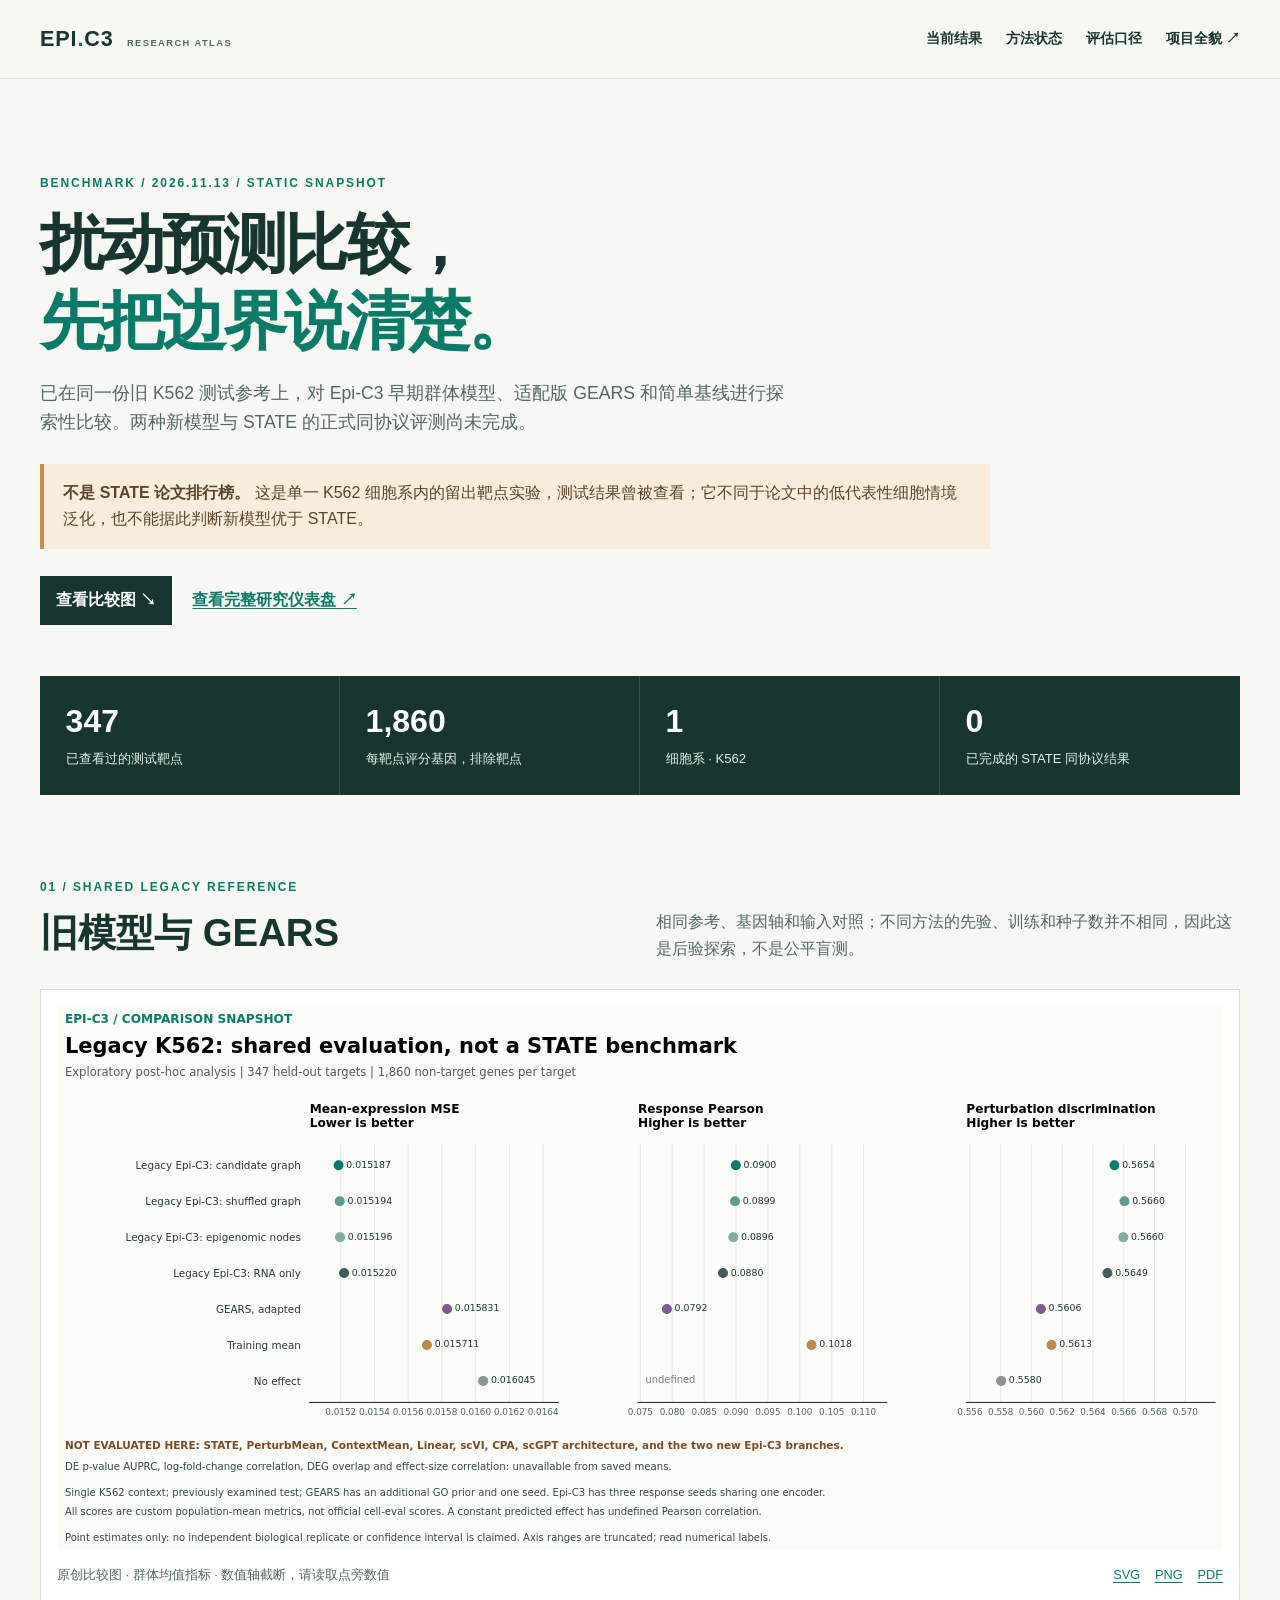
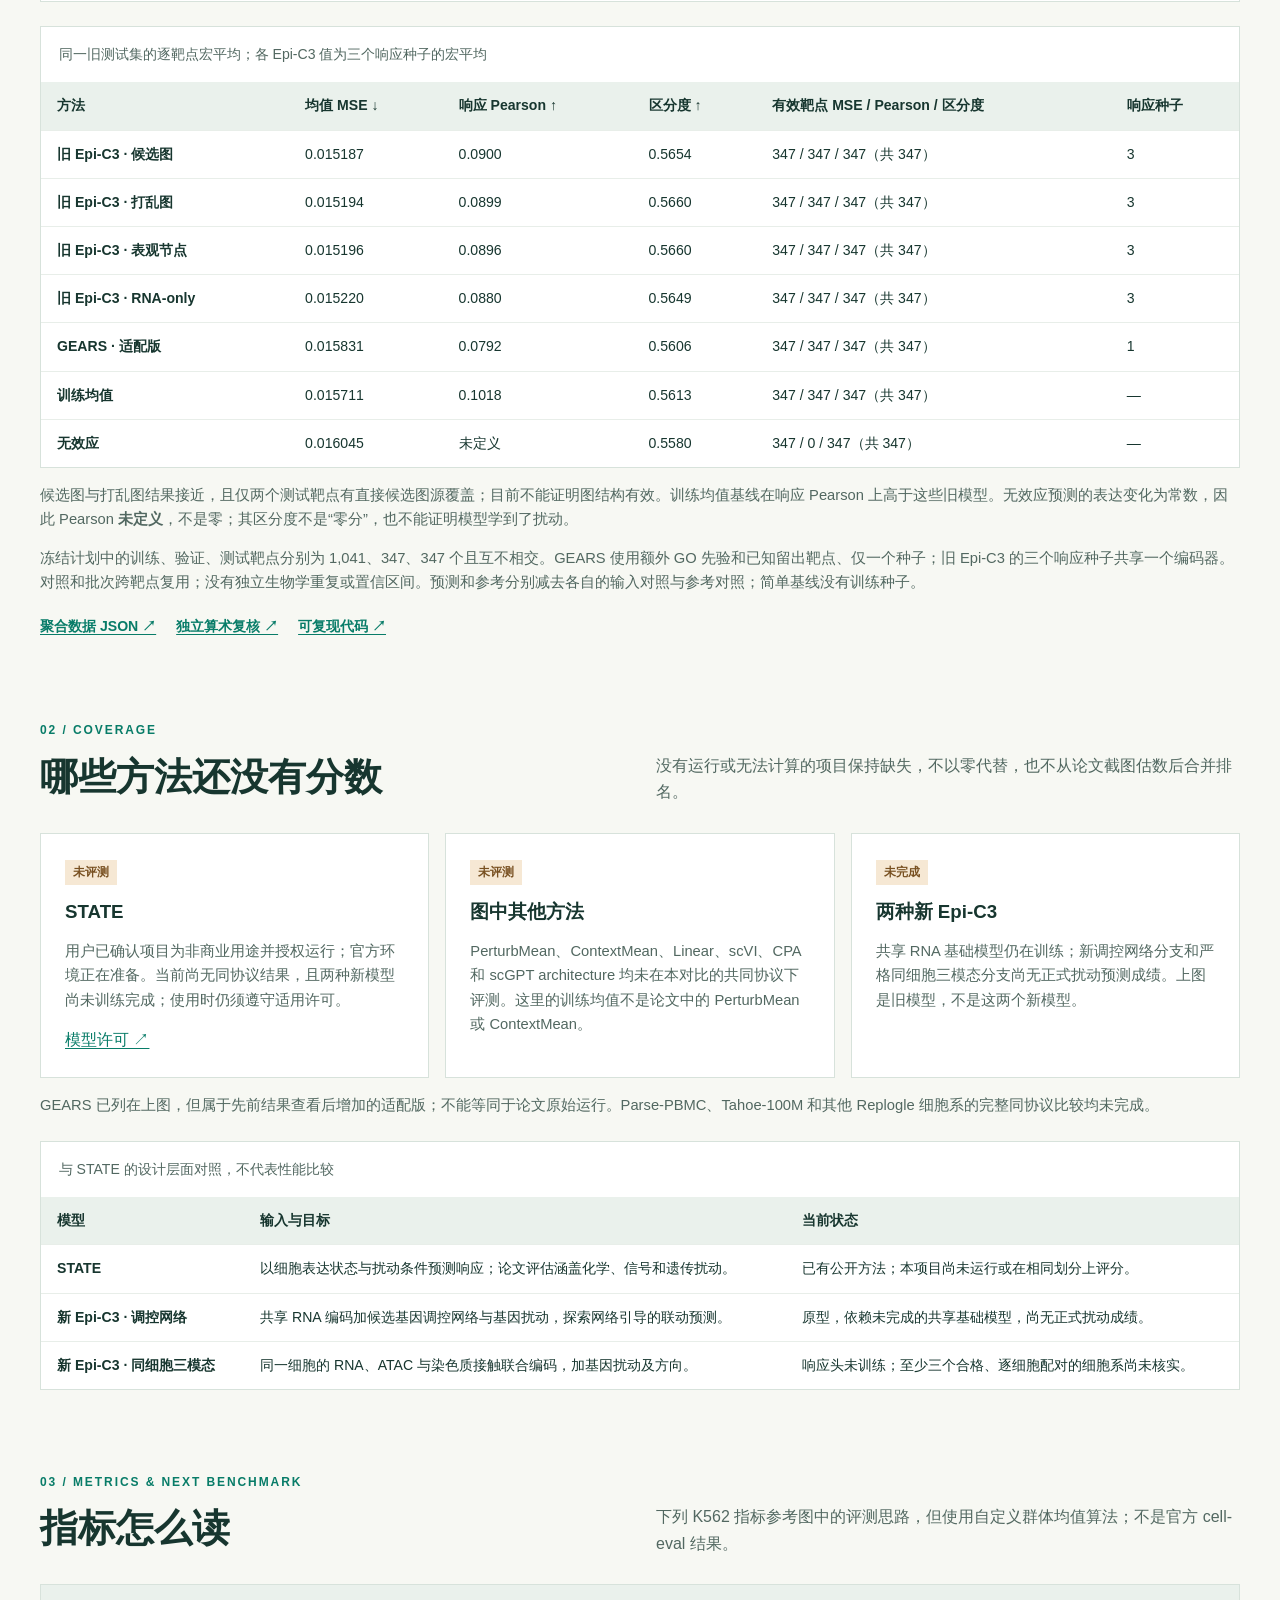
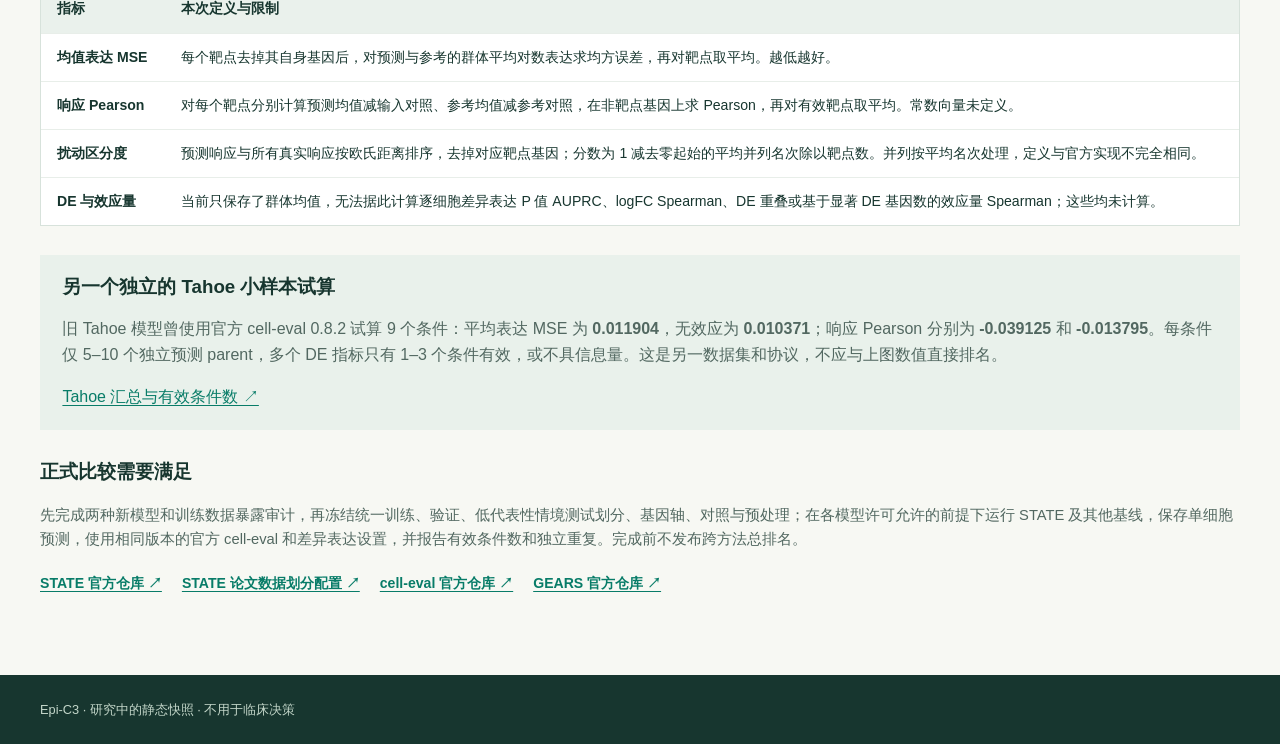
<file: docs/benchmark/2026-11-13-v1/index.html>
<!doctype html>
<html lang="zh-CN">
<head>
  <meta charset="utf-8">
  <meta name="viewport" content="width=device-width, initial-scale=1">
  <meta name="description" content="Epi-C3 旧模型与 GEARS 的后验探索，以及 STATE 比较的未完成状态。">
  <title>Epi-C3 | 扰动预测比较快照</title>
  <link rel="stylesheet" href="styles.css">
  <script defer src="comparison-data.js"></script>
  <script defer src="report.js"></script>
</head>
<body>
  <a class="skip" href="#main">跳到主要内容</a>
  <header class="header">
    <div class="shell header-inner">
      <a class="brand" href="../../">EPI<span>.</span>C3 <small>RESEARCH ATLAS</small></a>
      <nav aria-label="页面导航">
        <a href="#results">当前结果</a>
        <a href="#coverage">方法状态</a>
        <a href="#protocol">评估口径</a>
        <a href="../../dashboard/2026-11-12-v22/">项目全貌 ↗</a>
      </nav>
    </div>
  </header>
  <main id="main">
    <section class="hero shell">
      <p class="eyebrow">BENCHMARK / 2026.11.13 / STATIC SNAPSHOT</p>
      <h1>扰动预测比较，<br><em>先把边界说清楚。</em></h1>
      <p class="lead">已在同一份旧 K562 测试参考上，对 Epi-C3 早期群体模型、适配版 GEARS 和简单基线进行探索性比较。两种新模型与 STATE 的正式同协议评测尚未完成。</p>
      <div class="alert" role="note">
        <strong>不是 STATE 论文排行榜。</strong> 这是单一 K562 细胞系内的留出靶点实验，测试结果曾被查看；它不同于论文中的低代表性细胞情境泛化，也不能据此判断新模型优于 STATE。
      </div>
      <div class="hero-links">
        <a class="button" href="#results">查看比较图 <span aria-hidden="true">↘</span></a>
        <a href="../../dashboard/2026-11-12-v22/">查看完整研究仪表盘 <span aria-hidden="true">↗</span></a>
      </div>
    </section>

    <section class="stats shell" aria-label="比较范围">
      <div><strong>347</strong><span>已查看过的测试靶点</span></div>
      <div><strong>1,860</strong><span>每靶点评分基因，排除靶点</span></div>
      <div><strong>1</strong><span>细胞系 · K562</span></div>
      <div><strong>0</strong><span>已完成的 STATE 同协议结果</span></div>
    </section>

    <section class="shell section" id="results">
      <div class="section-head">
        <div><p class="eyebrow">01 / SHARED LEGACY REFERENCE</p><h2>旧模型与 GEARS</h2></div>
        <p>相同参考、基因轴和输入对照；不同方法的先验、训练和种子数并不相同，因此这是后验探索，不是公平盲测。</p>
      </div>
      <figure class="figure-card">
        <img src="legacy-k562-comparison.svg" alt="旧 K562 群体均值比较图：四种旧 Epi-C3 变体、适配 GEARS、训练均值和无效应基线的平均表达 MSE、响应 Pearson 与扰动区分度。STATE 和其他指定模型没有在此评测。">
        <figcaption>
          <span>原创比较图 · 群体均值指标 · 数值轴截断，请读取点旁数值</span>
          <span><a href="legacy-k562-comparison.svg">SVG</a> <a href="legacy-k562-comparison.png">PNG</a> <a href="legacy-k562-comparison.pdf">PDF</a></span>
        </figcaption>
      </figure>
      <div class="table-wrap">
        <table>
          <caption>同一旧测试集的逐靶点宏平均；各 Epi-C3 值为三个响应种子的宏平均</caption>
          <thead><tr><th scope="col">方法</th><th scope="col">均值 MSE ↓</th><th scope="col">响应 Pearson ↑</th><th scope="col">区分度 ↑</th><th scope="col">有效靶点 MSE / Pearson / 区分度</th><th scope="col">响应种子</th></tr></thead>
          <tbody id="comparison-body"><tr><td colspan="6">正在读取本地数据；若未显示，请查看下方 JSON。</td></tr></tbody>
        </table>
      </div>
      <p class="note">候选图与打乱图结果接近，且仅两个测试靶点有直接候选图源覆盖；目前不能证明图结构有效。训练均值基线在响应 Pearson 上高于这些旧模型。无效应预测的表达变化为常数，因此 Pearson <strong>未定义</strong>，不是零；其区分度不是“零分”，也不能证明模型学到了扰动。</p>
      <p class="note">冻结计划中的训练、验证、测试靶点分别为 1,041、347、347 个且互不相交。GEARS 使用额外 GO 先验和已知留出靶点、仅一个种子；旧 Epi-C3 的三个响应种子共享一个编码器。对照和批次跨靶点复用；没有独立生物学重复或置信区间。预测和参考分别减去各自的输入对照与参考对照；简单基线没有训练种子。</p>
      <div class="links">
        <a href="k562-comparison.json">聚合数据 JSON ↗</a>
        <a href="k562-comparison-audit.json">独立算术复核 ↗</a>
        <a href="https://github.com/kainblue100/Epi-C3/tree/main/releases/2026-11-13-benchmark-v1">可复现代码 ↗</a>
      </div>
    </section>

    <section class="shell section" id="coverage">
      <div class="section-head">
        <div><p class="eyebrow">02 / COVERAGE</p><h2>哪些方法还没有分数</h2></div>
        <p>没有运行或无法计算的项目保持缺失，不以零代替，也不从论文截图估数后合并排名。</p>
      </div>
      <div class="coverage-grid">
        <article class="card"><span class="tag">未评测</span><h3>STATE</h3><p>用户已确认项目为非商业用途并授权运行；官方环境正在准备。当前尚无同协议结果，且两种新模型尚未训练完成；使用时仍须遵守适用许可。</p><a href="https://github.com/ArcInstitute/state/blob/main/MODEL_LICENSE.md">模型许可 ↗</a></article>
        <article class="card"><span class="tag">未评测</span><h3>图中其他方法</h3><p>PerturbMean、ContextMean、Linear、scVI、CPA 和 scGPT architecture 均未在本对比的共同协议下评测。这里的训练均值不是论文中的 PerturbMean 或 ContextMean。</p></article>
        <article class="card"><span class="tag">未完成</span><h3>两种新 Epi-C3</h3><p>共享 RNA 基础模型仍在训练；新调控网络分支和严格同细胞三模态分支尚无正式扰动预测成绩。上图是旧模型，不是这两个新模型。</p></article>
      </div>
      <p class="note">GEARS 已列在上图，但属于先前结果查看后增加的适配版；不能等同于论文原始运行。Parse-PBMC、Tahoe-100M 和其他 Replogle 细胞系的完整同协议比较均未完成。</p>
      <div class="table-wrap">
        <table>
          <caption>与 STATE 的设计层面对照，不代表性能比较</caption>
          <thead><tr><th scope="col">模型</th><th scope="col">输入与目标</th><th scope="col">当前状态</th></tr></thead>
          <tbody>
            <tr><th scope="row">STATE</th><td>以细胞表达状态与扰动条件预测响应；论文评估涵盖化学、信号和遗传扰动。</td><td>已有公开方法；本项目尚未运行或在相同划分上评分。</td></tr>
            <tr><th scope="row">新 Epi-C3 · 调控网络</th><td>共享 RNA 编码加候选基因调控网络与基因扰动，探索网络引导的联动预测。</td><td>原型，依赖未完成的共享基础模型，尚无正式扰动成绩。</td></tr>
            <tr><th scope="row">新 Epi-C3 · 同细胞三模态</th><td>同一细胞的 RNA、ATAC 与染色质接触联合编码，加基因扰动及方向。</td><td>响应头未训练；至少三个合格、逐细胞配对的细胞系尚未核实。</td></tr>
          </tbody>
        </table>
      </div>
    </section>

    <section class="shell section" id="protocol">
      <div class="section-head">
        <div><p class="eyebrow">03 / METRICS &amp; NEXT BENCHMARK</p><h2>指标怎么读</h2></div>
        <p>下列 K562 指标参考图中的评测思路，但使用自定义群体均值算法；不是官方 cell-eval 结果。</p>
      </div>
      <div class="table-wrap">
        <table>
          <thead><tr><th scope="col">指标</th><th scope="col">本次定义与限制</th></tr></thead>
          <tbody>
            <tr><th scope="row">均值表达 MSE</th><td>每个靶点去掉其自身基因后，对预测与参考的群体平均对数表达求均方误差，再对靶点取平均。越低越好。</td></tr>
            <tr><th scope="row">响应 Pearson</th><td>对每个靶点分别计算预测均值减输入对照、参考均值减参考对照，在非靶点基因上求 Pearson，再对有效靶点取平均。常数向量未定义。</td></tr>
            <tr><th scope="row">扰动区分度</th><td>预测响应与所有真实响应按欧氏距离排序，去掉对应靶点基因；分数为 1 减去零起始的平均并列名次除以靶点数。并列按平均名次处理，定义与官方实现不完全相同。</td></tr>
            <tr><th scope="row">DE 与效应量</th><td>当前只保存了群体均值，无法据此计算逐细胞差异表达 P 值 AUPRC、logFC Spearman、DE 重叠或基于显著 DE 基因数的效应量 Spearman；这些均未计算。</td></tr>
          </tbody>
        </table>
      </div>
      <div class="inset">
        <h3>另一个独立的 Tahoe 小样本试算</h3>
        <p>旧 Tahoe 模型曾使用官方 cell-eval 0.8.2 试算 9 个条件：平均表达 MSE 为 <strong>0.011904</strong>，无效应为 <strong>0.010371</strong>；响应 Pearson 分别为 <strong>-0.039125</strong> 和 <strong>-0.013795</strong>。每条件仅 5–10 个独立预测 parent，多个 DE 指标只有 1–3 个条件有效，或不具信息量。这是另一数据集和协议，不应与上图数值直接排名。</p>
        <a href="../../dashboard/2026-11-12-v22/evidence/foundation-and-grn-v1/cell-eval-summary.json">Tahoe 汇总与有效条件数 ↗</a>
      </div>
      <h3>正式比较需要满足</h3>
      <p class="note">先完成两种新模型和训练数据暴露审计，再冻结统一训练、验证、低代表性情境测试划分、基因轴、对照与预处理；在各模型许可允许的前提下运行 STATE 及其他基线，保存单细胞预测，使用相同版本的官方 cell-eval 和差异表达设置，并报告有效条件数和独立重复。完成前不发布跨方法总排名。</p>
      <div class="links">
        <a href="https://github.com/ArcInstitute/state">STATE 官方仓库 ↗</a>
        <a href="https://github.com/ArcInstitute/state/tree/main/state_preprint_toml_files">STATE 论文数据划分配置 ↗</a>
        <a href="https://github.com/ArcInstitute/cell-eval">cell-eval 官方仓库 ↗</a>
        <a href="https://github.com/snap-stanford/GEARS">GEARS 官方仓库 ↗</a>
      </div>
    </section>
  </main>
  <footer class="footer"><div class="shell">Epi-C3 · 研究中的静态快照 · 不用于临床决策</div></footer>
</body>
</html>
</file>
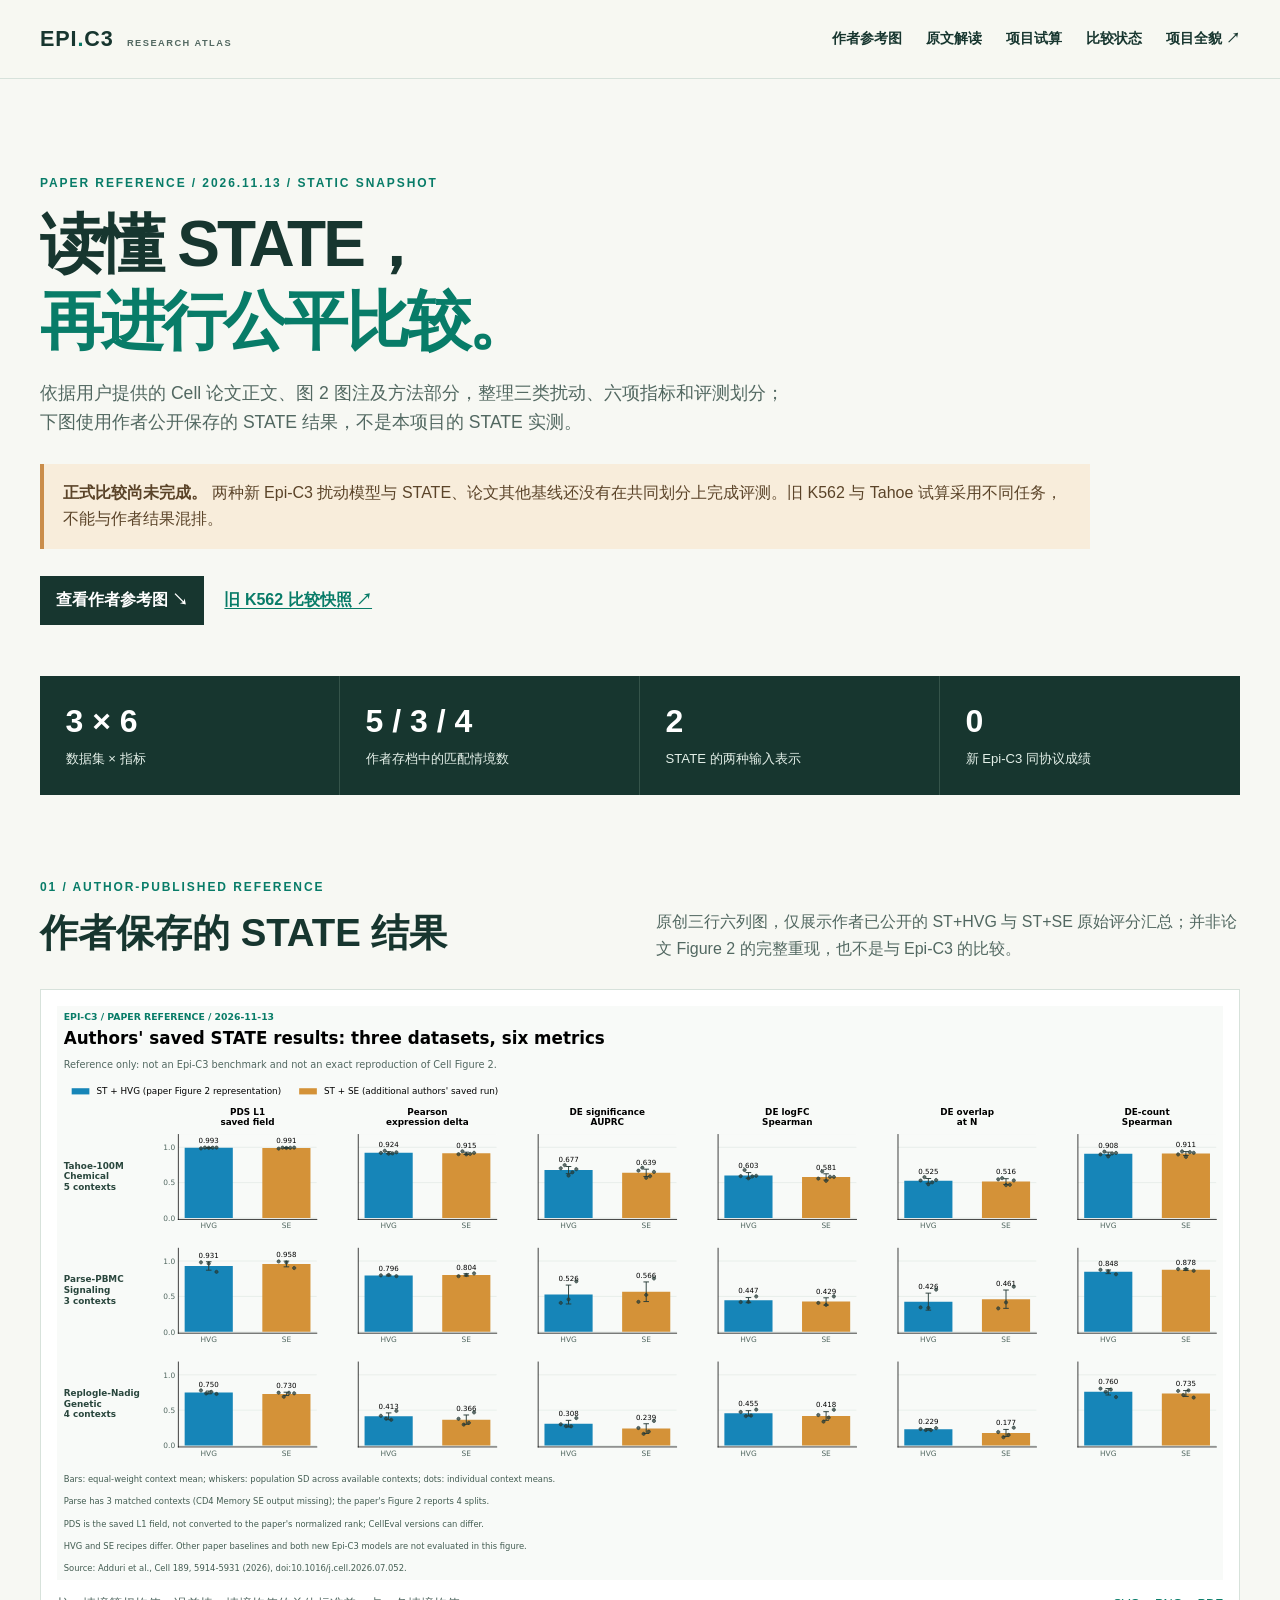
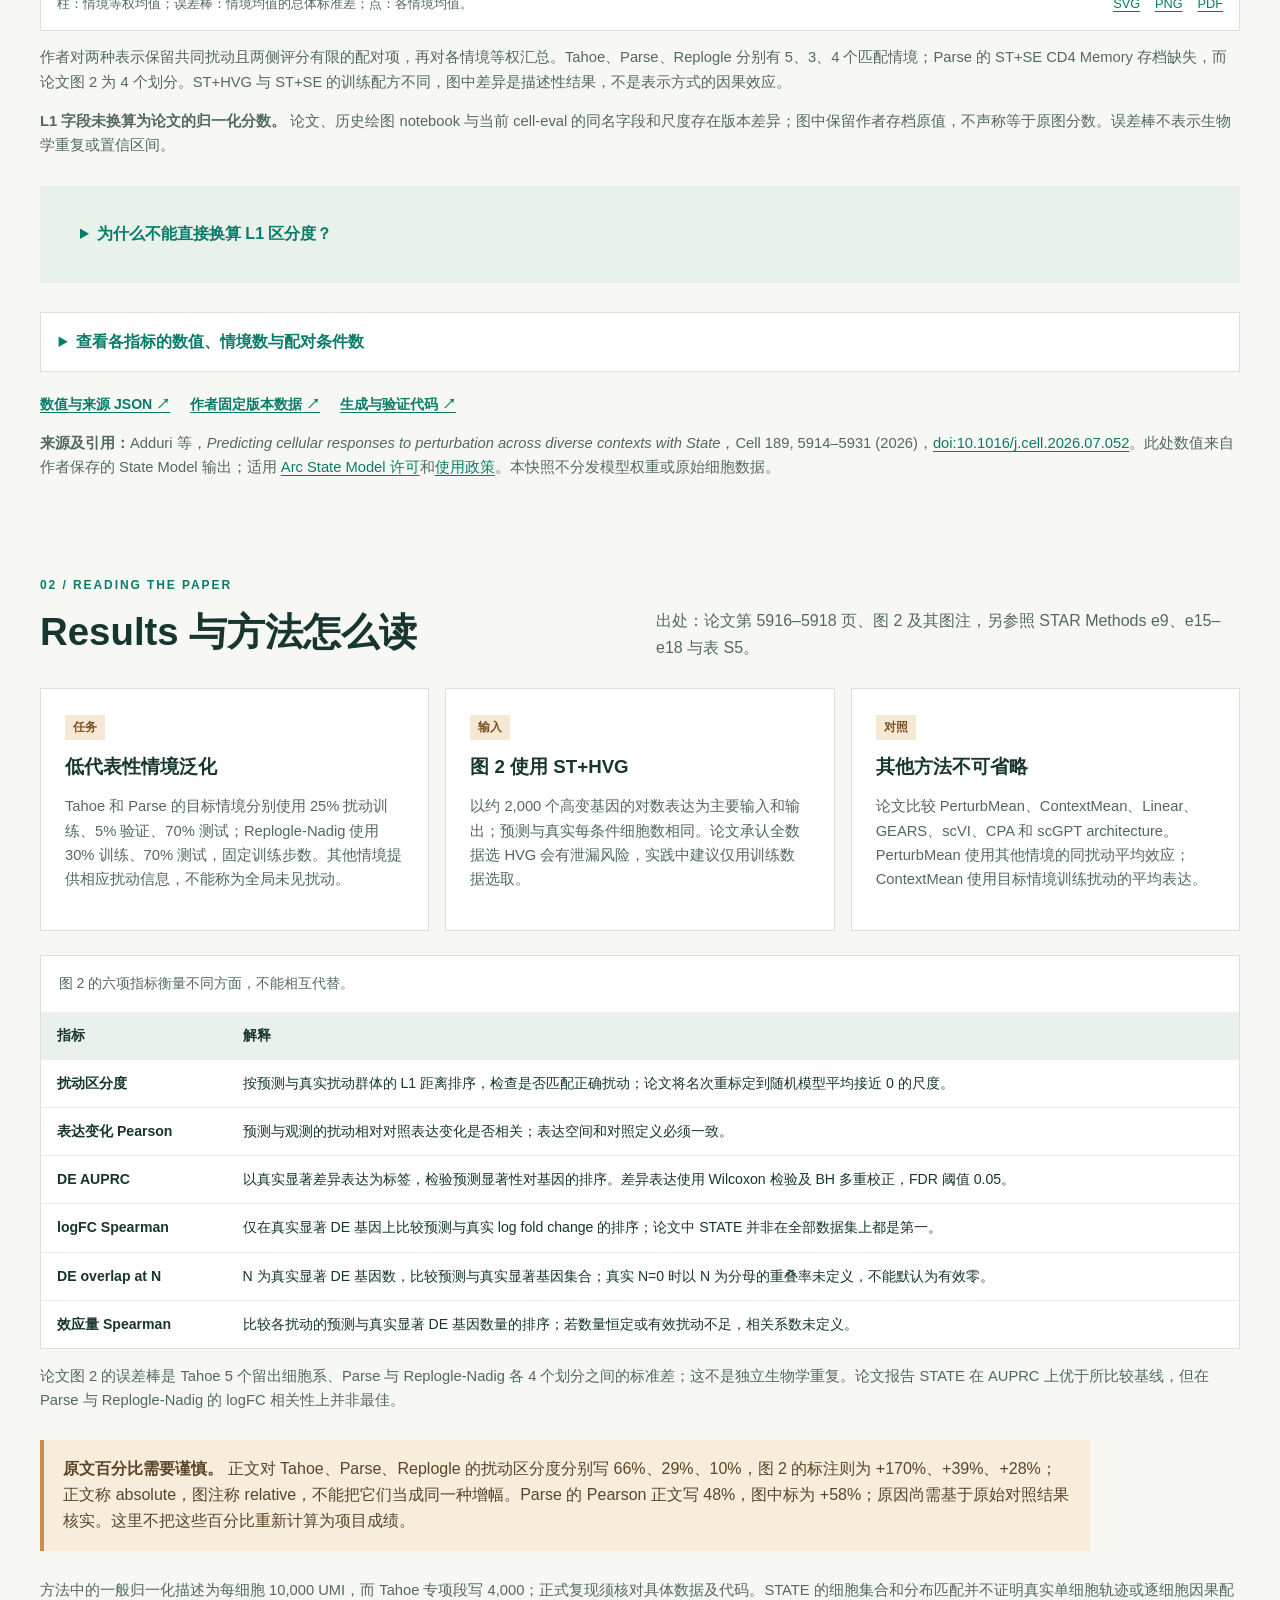
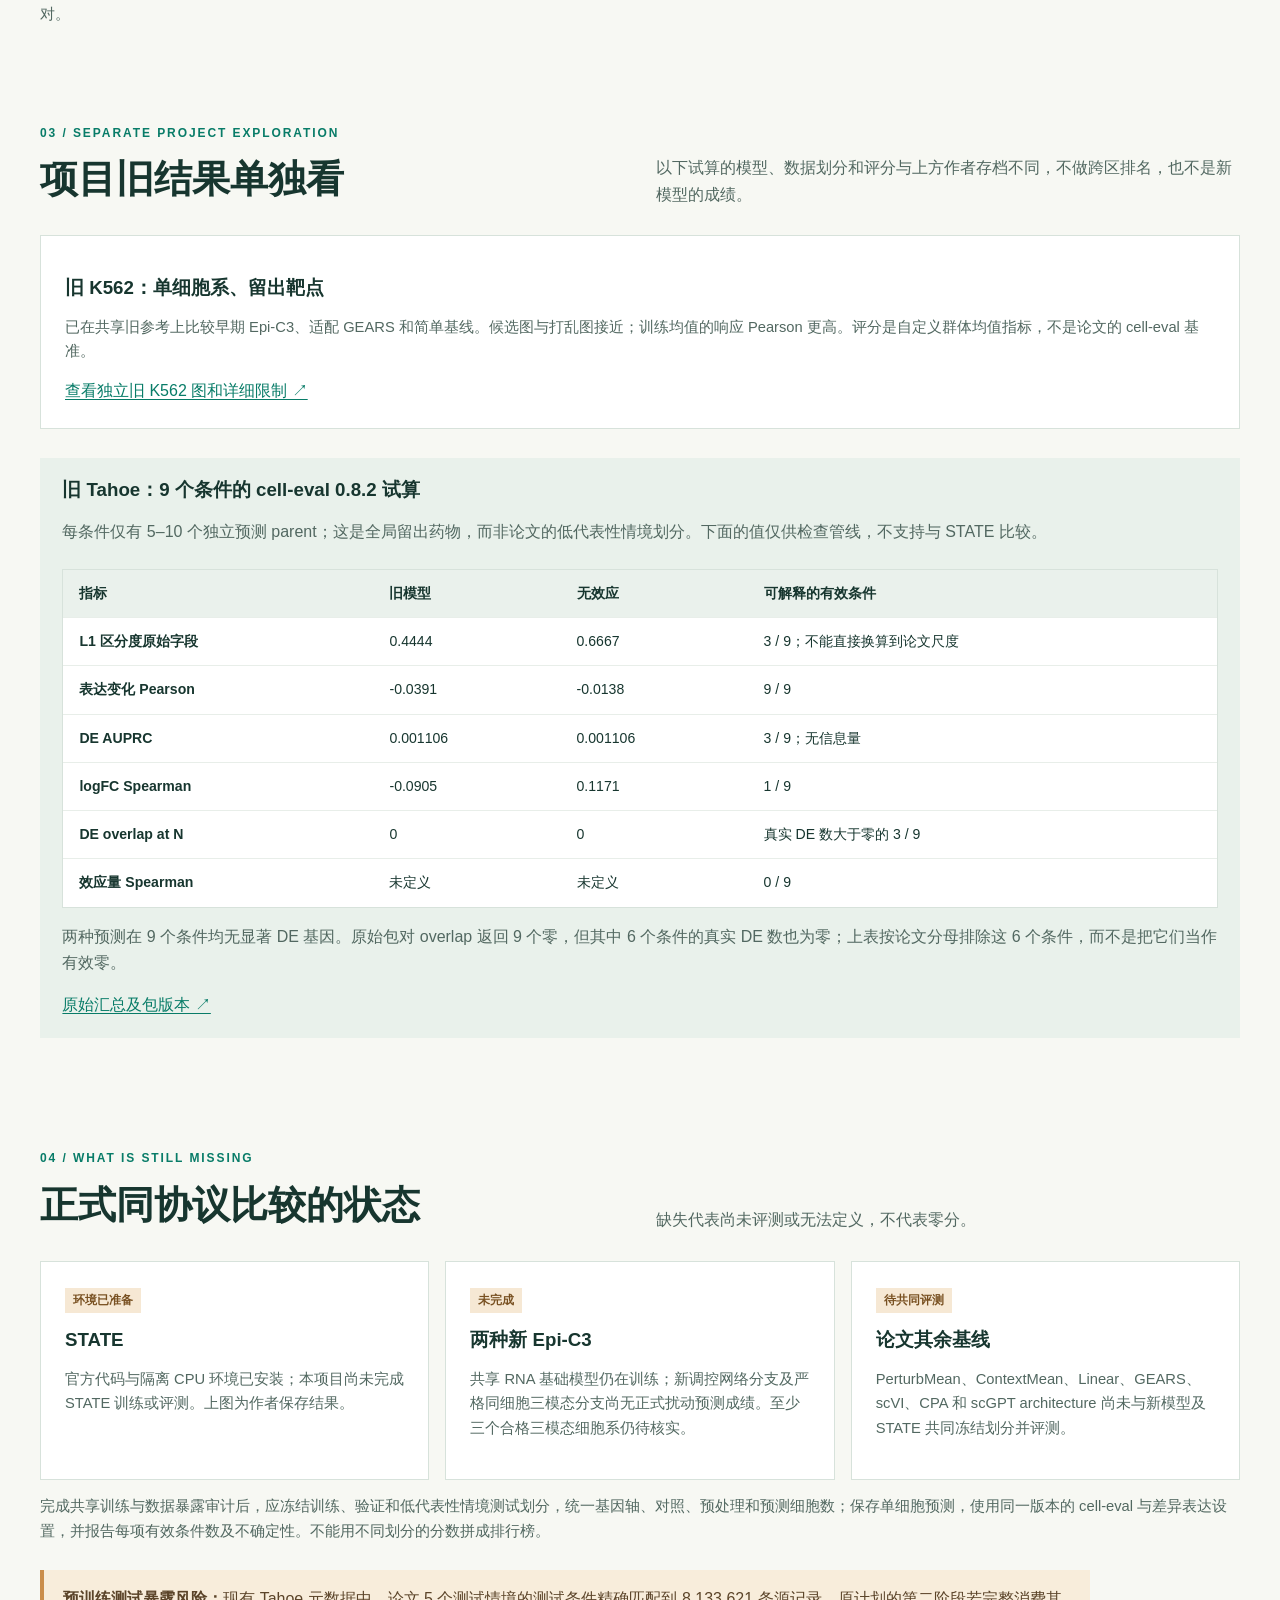
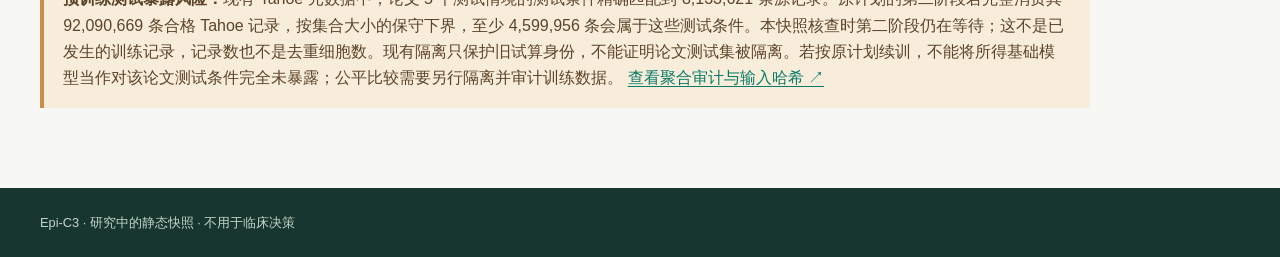
<file: docs/benchmark/2026-11-13-v2/index.html>
<!doctype html>
<html lang="zh-CN">
<head>
  <meta charset="utf-8">
  <meta name="viewport" content="width=device-width, initial-scale=1">
  <meta name="description" content="依据 STATE 论文原文解读 Figure 2，并分开展示作者存档结果与 Epi-C3 旧模型试算。">
  <title>Epi-C3 | STATE 原文与比较参考</title>
  <link rel="stylesheet" href="styles.css">
  <script defer src="state-author-reference.js"></script>
  <script defer src="report.js"></script>
</head>
<body>
  <a class="skip" href="#main">跳到主要内容</a>
  <header class="header">
    <div class="shell header-inner">
      <a class="brand" href="../../">EPI<span>.</span>C3 <small>RESEARCH ATLAS</small></a>
      <nav aria-label="页面导航">
        <a href="#reference">作者参考图</a>
        <a href="#paper">原文解读</a>
        <a href="#legacy">项目试算</a>
        <a href="#next">比较状态</a>
        <a href="../../dashboard/2026-11-12-v22/">项目全貌 ↗</a>
      </nav>
    </div>
  </header>
  <main id="main">
    <section class="hero shell">
      <p class="eyebrow">PAPER REFERENCE / 2026.11.13 / STATIC SNAPSHOT</p>
      <h1>读懂 STATE，<br><em>再进行公平比较。</em></h1>
      <p class="lead">依据用户提供的 Cell 论文正文、图 2 图注及方法部分，整理三类扰动、六项指标和评测划分；下图使用作者公开保存的 STATE 结果，不是本项目的 STATE 实测。</p>
      <div class="alert" role="note">
        <strong>正式比较尚未完成。</strong> 两种新 Epi-C3 扰动模型与 STATE、论文其他基线还没有在共同划分上完成评测。旧 K562 与 Tahoe 试算采用不同任务，不能与作者结果混排。
      </div>
      <div class="hero-links">
        <a class="button" href="#reference">查看作者参考图 <span aria-hidden="true">↘</span></a>
        <a href="../2026-11-13-v1/">旧 K562 比较快照 ↗</a>
      </div>
    </section>

    <section class="stats shell" aria-label="参考图范围">
      <div><strong>3 × 6</strong><span>数据集 × 指标</span></div>
      <div><strong>5 / 3 / 4</strong><span>作者存档中的匹配情境数</span></div>
      <div><strong>2</strong><span>STATE 的两种输入表示</span></div>
      <div><strong>0</strong><span>新 Epi-C3 同协议成绩</span></div>
    </section>

    <section class="shell section" id="reference">
      <div class="section-head">
        <div><p class="eyebrow">01 / AUTHOR-PUBLISHED REFERENCE</p><h2>作者保存的 STATE 结果</h2></div>
        <p>原创三行六列图，仅展示作者已公开的 ST+HVG 与 ST+SE 原始评分汇总；并非论文 Figure 2 的完整重现，也不是与 Epi-C3 的比较。</p>
      </div>
      <figure class="figure-card">
        <img src="state-author-reference.svg" alt="作者保存的 STATE few-shot 结果：Tahoe、Parse 和 Replogle 三行，各包含 L1 扰动区分度原始字段、表达变化 Pearson、DE AUPRC、logFC Spearman、DE overlap at N 和 DE 基因数 Spearman 六列。蓝色代表 ST 加高变基因输入，橙色代表 ST 加 STATE 表示；不包含 Epi-C3 或其他基线。">
        <figcaption>
          <span>柱：情境等权均值；误差棒：情境均值的总体标准差；点：各情境均值。</span>
          <span><a href="state-author-reference.svg">SVG</a> <a href="state-author-reference.png">PNG</a> <a href="state-author-reference.pdf">PDF</a></span>
        </figcaption>
      </figure>
      <p class="note">作者对两种表示保留共同扰动且两侧评分有限的配对项，再对各情境等权汇总。Tahoe、Parse、Replogle 分别有 5、3、4 个匹配情境；Parse 的 ST+SE CD4 Memory 存档缺失，而论文图 2 为 4 个划分。ST+HVG 与 ST+SE 的训练配方不同，图中差异是描述性结果，不是表示方式的因果效应。</p>
      <p class="note"><strong>L1 字段未换算为论文的归一化分数。</strong> 论文、历史绘图 notebook 与当前 cell-eval 的同名字段和尺度存在版本差异；图中保留作者存档原值，不声称等于原图分数。误差棒不表示生物学重复或置信区间。</p>
      <details class="inset">
        <summary>为什么不能直接换算 L1 区分度？</summary>
        <p>论文方法以真实群体表达与预测群体表达的距离计算名次，令 r 为比正确扰动更接近预测的其他扰动数，T 为扰动总数，归一化为 <code>1 - 2r/T</code>。作者历史 Figure 2 notebook 对其当时的同名字段做 <code>1 - 2v</code> 变换。</p>
        <p>本项目安装的 cell-eval 0.8.2 则对扰动相对于对照的表达效应排序，默认排除靶基因，以 <code>1 - rank/T</code> 返回分数，并使用排序结果处理并列。字段同名并不保证数据、排序和尺度相同；不能只改一个系数就认定与论文或作者存档等价。</p>
      </details>
      <details class="table-wrap">
        <summary>查看各指标的数值、情境数与配对条件数</summary>
        <table>
          <caption>作者存档中可共同评分的扰动条件；数值为情境等权均值 ± 总体标准差。</caption>
          <thead><tr><th scope="col">数据集</th><th scope="col">指标</th><th scope="col">情境数</th><th scope="col">配对条件数</th><th scope="col">ST+HVG</th><th scope="col">ST+SE</th></tr></thead>
          <tbody id="author-results"><tr><td colspan="6">正在读取参考数据；也可直接打开下方 JSON。</td></tr></tbody>
        </table>
      </details>
      <div class="links">
        <a href="state-author-reference.json">数值与来源 JSON ↗</a>
        <a href="https://huggingface.co/arcinstitute/ST-HVG-Tahoe/tree/ef2f1e13966a2a8f61fb3e8d178fae2b46aad195/benchmark">作者固定版本数据 ↗</a>
        <a href="https://github.com/kainblue100/Epi-C3/tree/main/releases/2026-11-13-paper-reference-v2">生成与验证代码 ↗</a>
      </div>
      <p class="note"><strong>来源及引用：</strong>Adduri 等，<cite>Predicting cellular responses to perturbation across diverse contexts with State</cite>，Cell 189, 5914–5931 (2026)，<a href="https://doi.org/10.1016/j.cell.2026.07.052">doi:10.1016/j.cell.2026.07.052</a>。此处数值来自作者保存的 State Model 输出；适用 <a href="https://huggingface.co/arcinstitute/ST-HVG-Tahoe/blob/ef2f1e13966a2a8f61fb3e8d178fae2b46aad195/MODEL_LICENSE.md">Arc State Model 许可</a>和<a href="https://huggingface.co/arcinstitute/ST-HVG-Tahoe/blob/ef2f1e13966a2a8f61fb3e8d178fae2b46aad195/MODEL_ACCEPTABLE_USE_POLICY.md">使用政策</a>。本快照不分发模型权重或原始细胞数据。</p>
    </section>

    <section class="shell section" id="paper">
      <div class="section-head">
        <div><p class="eyebrow">02 / READING THE PAPER</p><h2>Results 与方法怎么读</h2></div>
        <p>出处：论文第 5916–5918 页、图 2 及其图注，另参照 STAR Methods e9、e15–e18 与表 S5。</p>
      </div>
      <div class="coverage-grid">
        <article class="card"><span class="tag">任务</span><h3>低代表性情境泛化</h3><p>Tahoe 和 Parse 的目标情境分别使用 25% 扰动训练、5% 验证、70% 测试；Replogle-Nadig 使用 30% 训练、70% 测试，固定训练步数。其他情境提供相应扰动信息，不能称为全局未见扰动。</p></article>
        <article class="card"><span class="tag">输入</span><h3>图 2 使用 ST+HVG</h3><p>以约 2,000 个高变基因的对数表达为主要输入和输出；预测与真实每条件细胞数相同。论文承认全数据选 HVG 会有泄漏风险，实践中建议仅用训练数据选取。</p></article>
        <article class="card"><span class="tag">对照</span><h3>其他方法不可省略</h3><p>论文比较 PerturbMean、ContextMean、Linear、GEARS、scVI、CPA 和 scGPT architecture。PerturbMean 使用其他情境的同扰动平均效应；ContextMean 使用目标情境训练扰动的平均表达。</p></article>
      </div>
      <div class="table-wrap">
        <table>
          <caption>图 2 的六项指标衡量不同方面，不能相互代替。</caption>
          <thead><tr><th scope="col">指标</th><th scope="col">解释</th></tr></thead>
          <tbody>
            <tr><th scope="row">扰动区分度</th><td>按预测与真实扰动群体的 L1 距离排序，检查是否匹配正确扰动；论文将名次重标定到随机模型平均接近 0 的尺度。</td></tr>
            <tr><th scope="row">表达变化 Pearson</th><td>预测与观测的扰动相对对照表达变化是否相关；表达空间和对照定义必须一致。</td></tr>
            <tr><th scope="row">DE AUPRC</th><td>以真实显著差异表达为标签，检验预测显著性对基因的排序。差异表达使用 Wilcoxon 检验及 BH 多重校正，FDR 阈值 0.05。</td></tr>
            <tr><th scope="row">logFC Spearman</th><td>仅在真实显著 DE 基因上比较预测与真实 log fold change 的排序；论文中 STATE 并非在全部数据集上都是第一。</td></tr>
            <tr><th scope="row">DE overlap at N</th><td>N 为真实显著 DE 基因数，比较预测与真实显著基因集合；真实 N=0 时以 N 为分母的重叠率未定义，不能默认为有效零。</td></tr>
            <tr><th scope="row">效应量 Spearman</th><td>比较各扰动的预测与真实显著 DE 基因数量的排序；若数量恒定或有效扰动不足，相关系数未定义。</td></tr>
          </tbody>
        </table>
      </div>
      <p class="note">论文图 2 的误差棒是 Tahoe 5 个留出细胞系、Parse 与 Replogle-Nadig 各 4 个划分之间的标准差；这不是独立生物学重复。论文报告 STATE 在 AUPRC 上优于所比较基线，但在 Parse 与 Replogle-Nadig 的 logFC 相关性上并非最佳。</p>
      <div class="alert" role="note">
        <strong>原文百分比需要谨慎。</strong> 正文对 Tahoe、Parse、Replogle 的扰动区分度分别写 66%、29%、10%，图 2 的标注则为 +170%、+39%、+28%；正文称 absolute，图注称 relative，不能把它们当成同一种增幅。Parse 的 Pearson 正文写 48%，图中标为 +58%；原因尚需基于原始对照结果核实。这里不把这些百分比重新计算为项目成绩。
      </div>
      <p class="note">方法中的一般归一化描述为每细胞 10,000 UMI，而 Tahoe 专项段写 4,000；正式复现须核对具体数据及代码。STATE 的细胞集合和分布匹配并不证明真实单细胞轨迹或逐细胞因果配对。</p>
    </section>

    <section class="shell section" id="legacy">
      <div class="section-head">
        <div><p class="eyebrow">03 / SEPARATE PROJECT EXPLORATION</p><h2>项目旧结果单独看</h2></div>
        <p>以下试算的模型、数据划分和评分与上方作者存档不同，不做跨区排名，也不是新模型的成绩。</p>
      </div>
      <div class="card">
        <h3>旧 K562：单细胞系、留出靶点</h3>
        <p>已在共享旧参考上比较早期 Epi-C3、适配 GEARS 和简单基线。候选图与打乱图接近；训练均值的响应 Pearson 更高。评分是自定义群体均值指标，不是论文的 cell-eval 基准。</p>
        <a href="../2026-11-13-v1/">查看独立旧 K562 图和详细限制 ↗</a>
      </div>
      <div class="inset">
        <h3>旧 Tahoe：9 个条件的 cell-eval 0.8.2 试算</h3>
        <p>每条件仅有 5–10 个独立预测 parent；这是全局留出药物，而非论文的低代表性情境划分。下面的值仅供检查管线，不支持与 STATE 比较。</p>
        <div class="table-wrap">
          <table>
            <thead><tr><th scope="col">指标</th><th scope="col">旧模型</th><th scope="col">无效应</th><th scope="col">可解释的有效条件</th></tr></thead>
            <tbody>
              <tr><th scope="row">L1 区分度原始字段</th><td>0.4444</td><td>0.6667</td><td>3 / 9；不能直接换算到论文尺度</td></tr>
              <tr><th scope="row">表达变化 Pearson</th><td>-0.0391</td><td>-0.0138</td><td>9 / 9</td></tr>
              <tr><th scope="row">DE AUPRC</th><td>0.001106</td><td>0.001106</td><td>3 / 9；无信息量</td></tr>
              <tr><th scope="row">logFC Spearman</th><td>-0.0905</td><td>0.1171</td><td>1 / 9</td></tr>
              <tr><th scope="row">DE overlap at N</th><td>0</td><td>0</td><td>真实 DE 数大于零的 3 / 9</td></tr>
              <tr><th scope="row">效应量 Spearman</th><td>未定义</td><td>未定义</td><td>0 / 9</td></tr>
            </tbody>
          </table>
        </div>
        <p>两种预测在 9 个条件均无显著 DE 基因。原始包对 overlap 返回 9 个零，但其中 6 个条件的真实 DE 数也为零；上表按论文分母排除这 6 个条件，而不是把它们当作有效零。</p>
        <a href="../../dashboard/2026-11-12-v22/evidence/foundation-and-grn-v1/cell-eval-summary.json">原始汇总及包版本 ↗</a>
      </div>
    </section>

    <section class="shell section" id="next">
      <div class="section-head">
        <div><p class="eyebrow">04 / WHAT IS STILL MISSING</p><h2>正式同协议比较的状态</h2></div>
        <p>缺失代表尚未评测或无法定义，不代表零分。</p>
      </div>
      <div class="coverage-grid">
        <article class="card"><span class="tag">环境已准备</span><h3>STATE</h3><p>官方代码与隔离 CPU 环境已安装；本项目尚未完成 STATE 训练或评测。上图为作者保存结果。</p></article>
        <article class="card"><span class="tag">未完成</span><h3>两种新 Epi-C3</h3><p>共享 RNA 基础模型仍在训练；新调控网络分支及严格同细胞三模态分支尚无正式扰动预测成绩。至少三个合格三模态细胞系仍待核实。</p></article>
        <article class="card"><span class="tag">待共同评测</span><h3>论文其余基线</h3><p>PerturbMean、ContextMean、Linear、GEARS、scVI、CPA 和 scGPT architecture 尚未与新模型及 STATE 共同冻结划分并评测。</p></article>
      </div>
      <p class="note">完成共享训练与数据暴露审计后，应冻结训练、验证和低代表性情境测试划分，统一基因轴、对照、预处理和预测细胞数；保存单细胞预测，使用同一版本的 cell-eval 与差异表达设置，并报告每项有效条件数及不确定性。不能用不同划分的分数拼成排行榜。</p>
      <div class="alert" role="note">
        <strong>预训练测试暴露风险：</strong>现有 Tahoe 元数据中，论文 5 个测试情境的测试条件精确匹配到 8,133,621 条源记录。原计划的第二阶段若完整消费其 92,090,669 条合格 Tahoe 记录，按集合大小的保守下界，至少 4,599,956 条会属于这些测试条件。本快照核查时第二阶段仍在等待；这不是已发生的训练记录，记录数也不是去重细胞数。现有隔离只保护旧试算身份，不能证明论文测试集被隔离。若按原计划续训，不能将所得基础模型当作对该论文测试条件完全未暴露；公平比较需要另行隔离并审计训练数据。
        <a href="tahoe-state-exposure.json">查看聚合审计与输入哈希 ↗</a>
      </div>
    </section>
  </main>
  <footer class="footer"><div class="shell">Epi-C3 · 研究中的静态快照 · 不用于临床决策</div></footer>
</body>
</html>
</file>
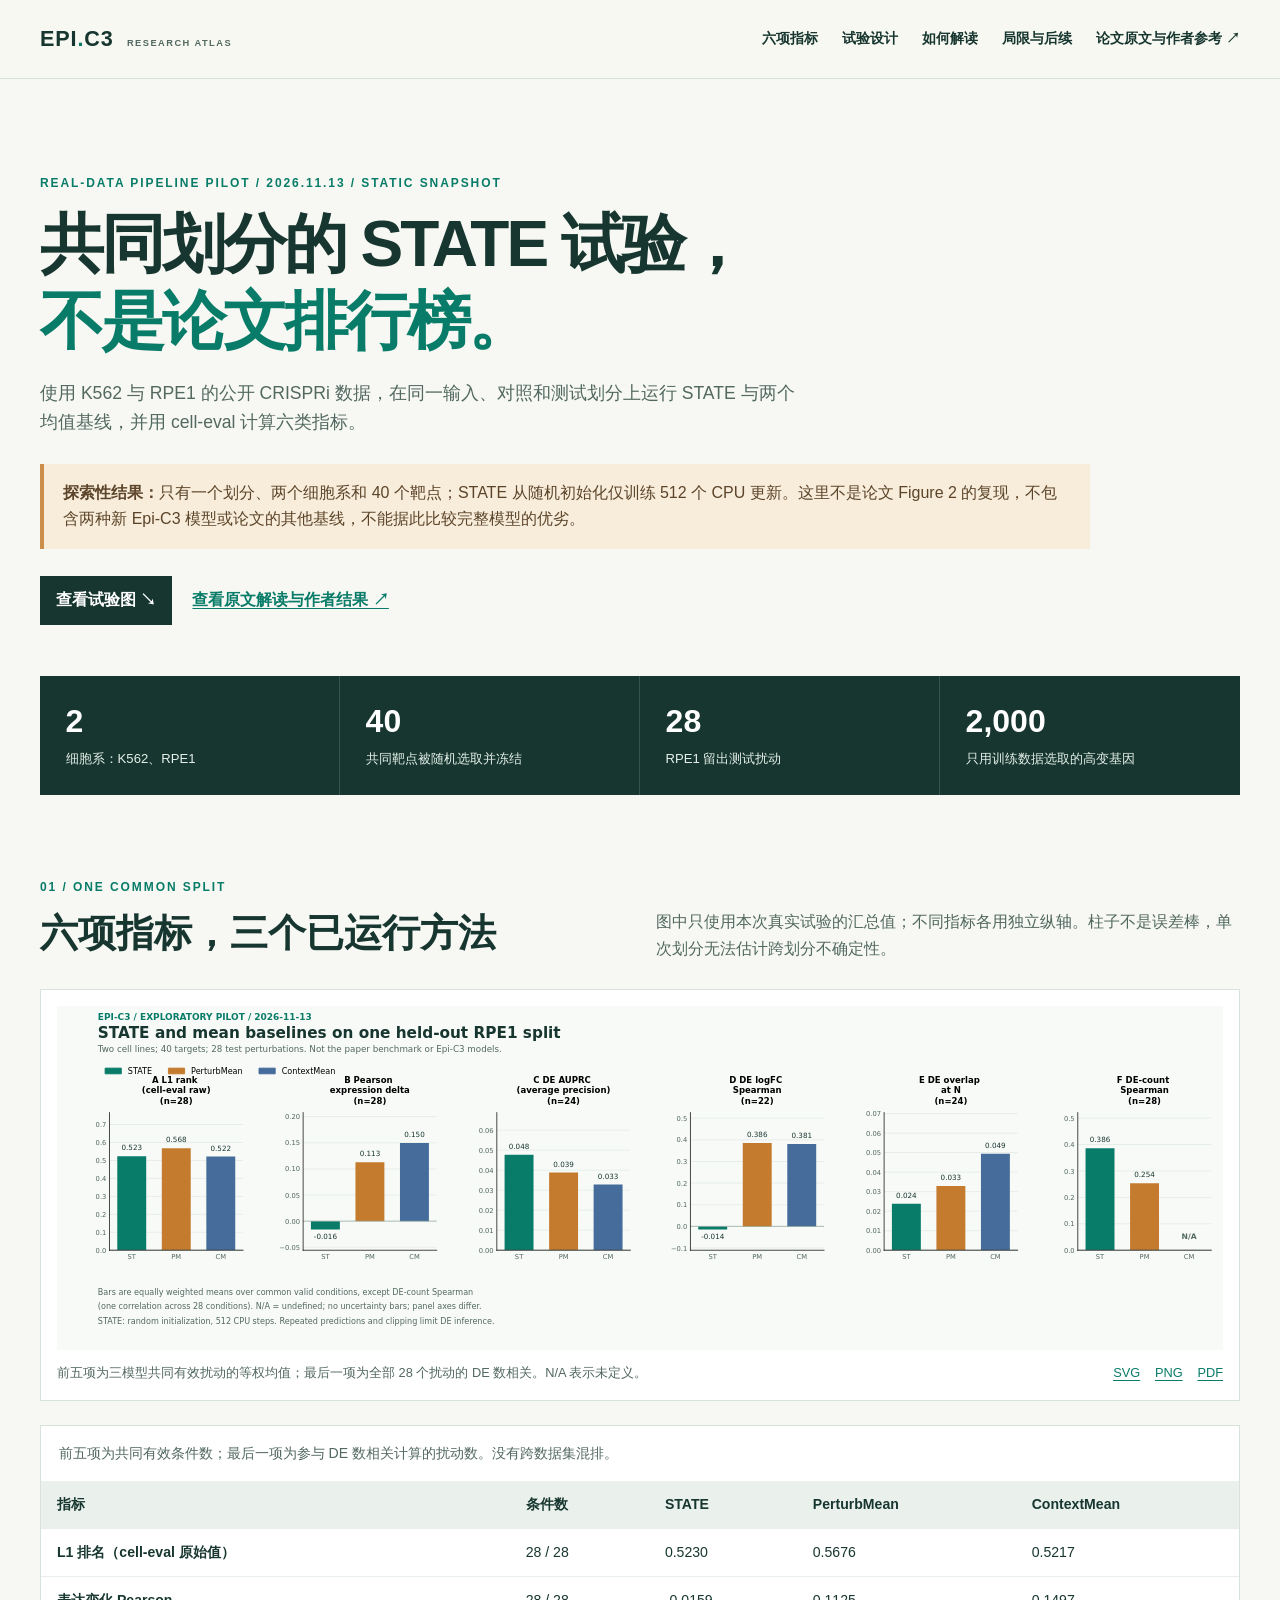
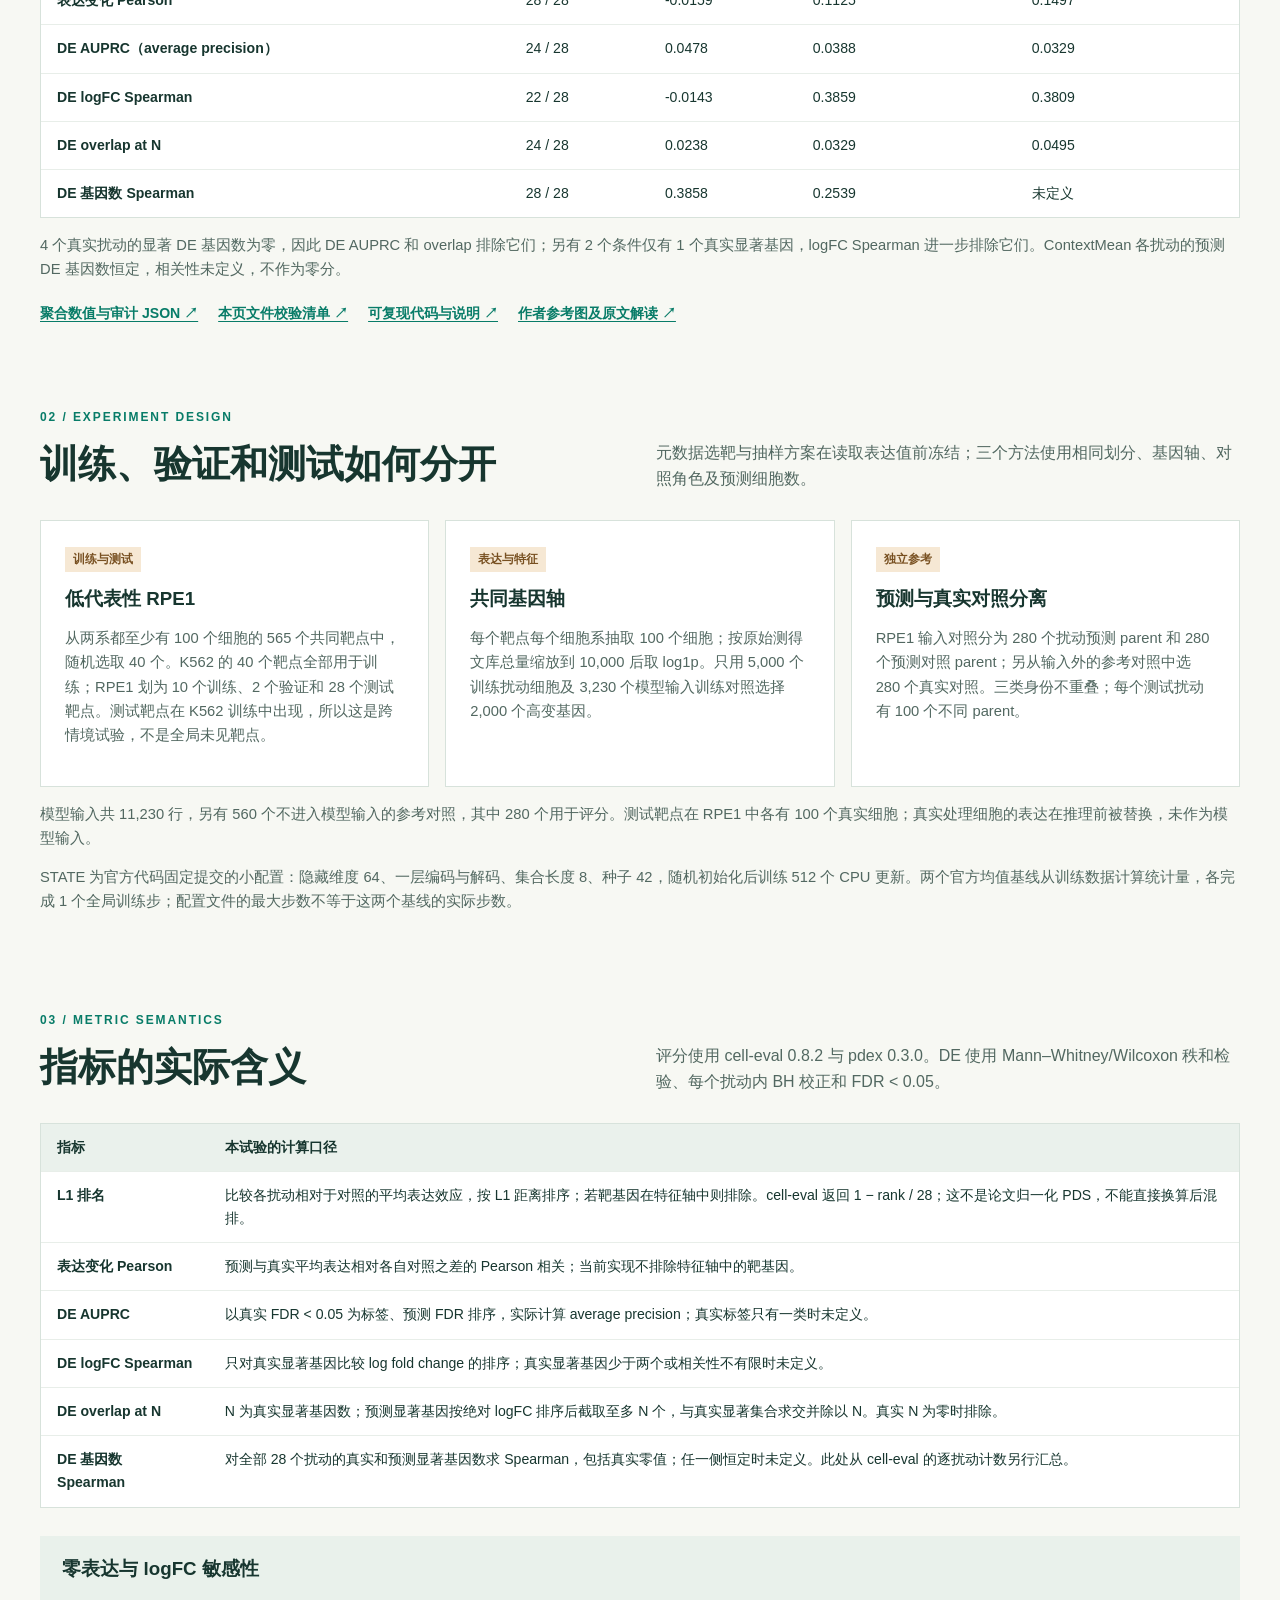
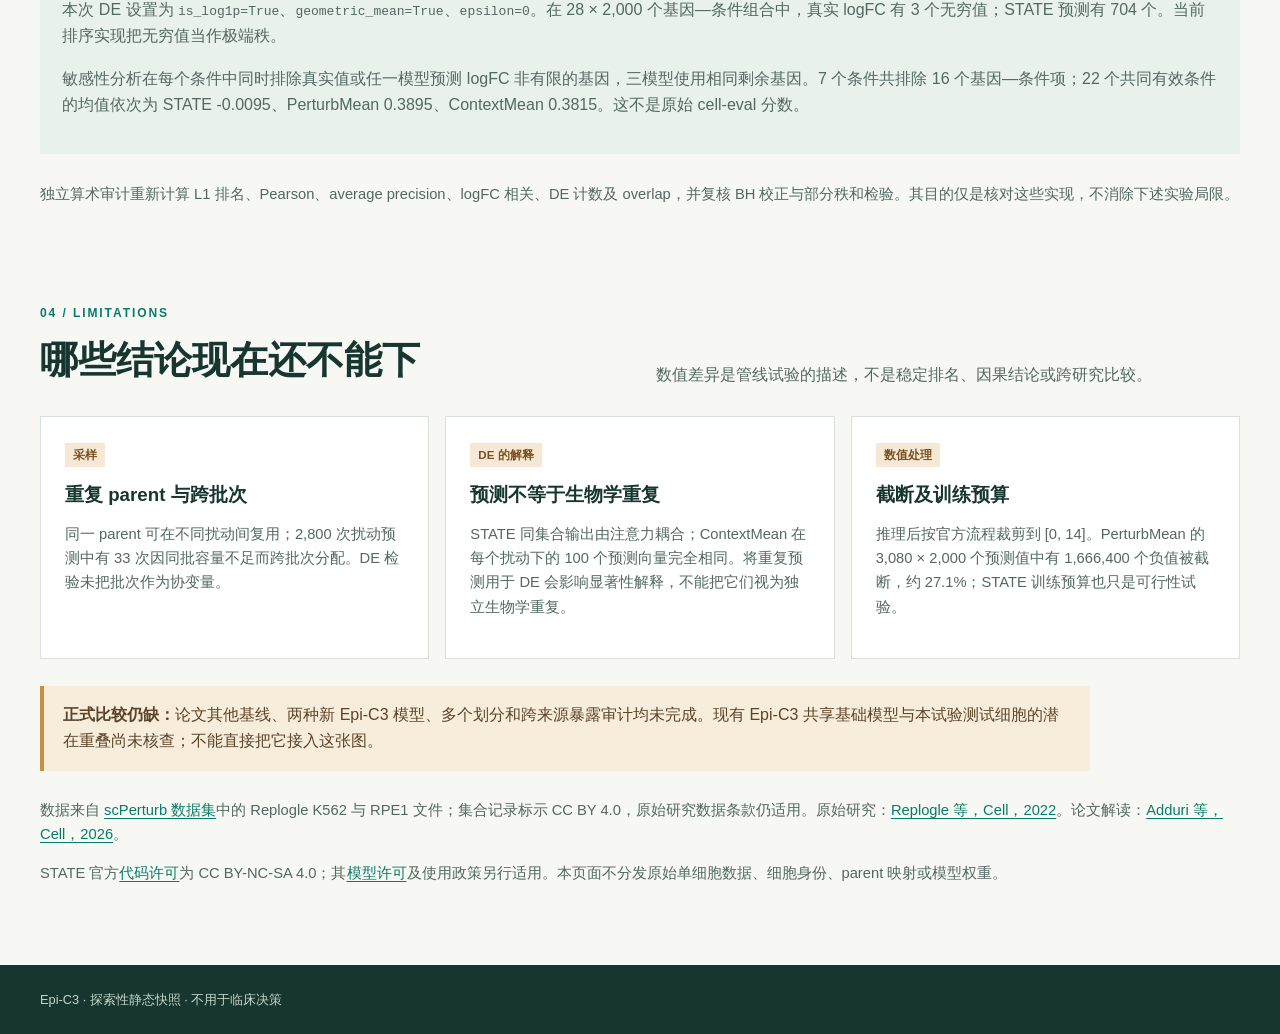
<file: docs/benchmark/2026-11-13-v3/index.html>
<!doctype html>
<html lang="zh-CN">
<head>
  <meta charset="utf-8">
  <meta name="viewport" content="width=device-width, initial-scale=1">
  <meta name="description" content="STATE、PerturbMean 和 ContextMean 在 K562 与 RPE1 单一划分上的探索性真实数据试验。">
  <title>Epi-C3 | STATE 真实数据探索性试验</title>
  <link rel="stylesheet" href="styles.css">
  <script defer src="pilot-results.js"></script>
  <script defer src="report.js"></script>
</head>
<body>
  <a class="skip" href="#main">跳到主要内容</a>
  <header class="header">
    <div class="shell header-inner">
      <a class="brand" href="../../">EPI<span>.</span>C3 <small>RESEARCH ATLAS</small></a>
      <nav aria-label="页面导航">
        <a href="#figure">六项指标</a>
        <a href="#design">试验设计</a>
        <a href="#interpretation">如何解读</a>
        <a href="#limitations">局限与后续</a>
        <a href="../2026-11-13-v2/">论文原文与作者参考 ↗</a>
      </nav>
    </div>
  </header>
  <main id="main">
    <section class="hero shell">
      <p class="eyebrow">REAL-DATA PIPELINE PILOT / 2026.11.13 / STATIC SNAPSHOT</p>
      <h1>共同划分的 STATE 试验，<br><em>不是论文排行榜。</em></h1>
      <p class="lead">使用 K562 与 RPE1 的公开 CRISPRi 数据，在同一输入、对照和测试划分上运行 STATE 与两个均值基线，并用 cell-eval 计算六类指标。</p>
      <div class="alert" role="note">
        <strong>探索性结果：</strong>只有一个划分、两个细胞系和 40 个靶点；STATE 从随机初始化仅训练 512 个 CPU 更新。这里不是论文 Figure 2 的复现，不包含两种新 Epi-C3 模型或论文的其他基线，不能据此比较完整模型的优劣。
      </div>
      <div class="hero-links">
        <a class="button" href="#figure">查看试验图 <span aria-hidden="true">↘</span></a>
        <a href="../2026-11-13-v2/">查看原文解读与作者结果 ↗</a>
      </div>
    </section>

    <section class="stats shell" aria-label="试验范围">
      <div><strong>2</strong><span>细胞系：K562、RPE1</span></div>
      <div><strong>40</strong><span>共同靶点被随机选取并冻结</span></div>
      <div><strong>28</strong><span>RPE1 留出测试扰动</span></div>
      <div><strong>2,000</strong><span>只用训练数据选取的高变基因</span></div>
    </section>

    <section class="shell section" id="figure">
      <div class="section-head">
        <div><p class="eyebrow">01 / ONE COMMON SPLIT</p><h2>六项指标，三个已运行方法</h2></div>
        <p>图中只使用本次真实试验的汇总值；不同指标各用独立纵轴。柱子不是误差棒，单次划分无法估计跨划分不确定性。</p>
      </div>
      <figure class="figure-card">
        <img src="state-pilot-comparison.svg" alt="STATE、PerturbMean 和 ContextMean 的六面板探索性比较图：L1 排名、表达变化 Pearson、DE AUPRC、DE logFC Spearman、DE overlap at N 和 DE 基因数 Spearman。ContextMean 的 DE 基因数相关性未定义。">
        <figcaption>
          <span>前五项为三模型共同有效扰动的等权均值；最后一项为全部 28 个扰动的 DE 数相关。N/A 表示未定义。</span>
          <span><a href="state-pilot-comparison.svg">SVG</a> <a href="state-pilot-comparison.png">PNG</a> <a href="state-pilot-comparison.pdf">PDF</a></span>
        </figcaption>
      </figure>
      <div class="table-wrap">
        <table>
          <caption>前五项为共同有效条件数；最后一项为参与 DE 数相关计算的扰动数。没有跨数据集混排。</caption>
          <thead><tr><th scope="col">指标</th><th scope="col">条件数</th><th scope="col">STATE</th><th scope="col">PerturbMean</th><th scope="col">ContextMean</th></tr></thead>
          <tbody id="pilot-results"><tr><td colspan="5">正在读取结果；也可直接打开下方聚合 JSON。</td></tr></tbody>
        </table>
      </div>
      <p class="note">4 个真实扰动的显著 DE 基因数为零，因此 DE AUPRC 和 overlap 排除它们；另有 2 个条件仅有 1 个真实显著基因，logFC Spearman 进一步排除它们。ContextMean 各扰动的预测 DE 基因数恒定，相关性未定义，不作为零分。</p>
      <div class="links">
        <a href="pilot-results.json">聚合数值与审计 JSON ↗</a>
        <a href="SHA256SUMS.txt">本页文件校验清单 ↗</a>
        <a href="https://github.com/kainblue100/Epi-C3/tree/main/releases/2026-11-13-state-pilot-v1">可复现代码与说明 ↗</a>
        <a href="../2026-11-13-v2/">作者参考图及原文解读 ↗</a>
      </div>
    </section>

    <section class="shell section" id="design">
      <div class="section-head">
        <div><p class="eyebrow">02 / EXPERIMENT DESIGN</p><h2>训练、验证和测试如何分开</h2></div>
        <p>元数据选靶与抽样方案在读取表达值前冻结；三个方法使用相同划分、基因轴、对照角色及预测细胞数。</p>
      </div>
      <div class="coverage-grid">
        <article class="card"><span class="tag">训练与测试</span><h3>低代表性 RPE1</h3><p>从两系都至少有 100 个细胞的 565 个共同靶点中，随机选取 40 个。K562 的 40 个靶点全部用于训练；RPE1 划为 10 个训练、2 个验证和 28 个测试靶点。测试靶点在 K562 训练中出现，所以这是跨情境试验，不是全局未见靶点。</p></article>
        <article class="card"><span class="tag">表达与特征</span><h3>共同基因轴</h3><p>每个靶点每个细胞系抽取 100 个细胞；按原始测得文库总量缩放到 10,000 后取 log1p。只用 5,000 个训练扰动细胞及 3,230 个模型输入训练对照选择 2,000 个高变基因。</p></article>
        <article class="card"><span class="tag">独立参考</span><h3>预测与真实对照分离</h3><p>RPE1 输入对照分为 280 个扰动预测 parent 和 280 个预测对照 parent；另从输入外的参考对照中选 280 个真实对照。三类身份不重叠；每个测试扰动有 100 个不同 parent。</p></article>
      </div>
      <p class="note">模型输入共 11,230 行，另有 560 个不进入模型输入的参考对照，其中 280 个用于评分。测试靶点在 RPE1 中各有 100 个真实细胞；真实处理细胞的表达在推理前被替换，未作为模型输入。</p>
      <p class="note">STATE 为官方代码固定提交的小配置：隐藏维度 64、一层编码与解码、集合长度 8、种子 42，随机初始化后训练 512 个 CPU 更新。两个官方均值基线从训练数据计算统计量，各完成 1 个全局训练步；配置文件的最大步数不等于这两个基线的实际步数。</p>
    </section>

    <section class="shell section" id="interpretation">
      <div class="section-head">
        <div><p class="eyebrow">03 / METRIC SEMANTICS</p><h2>指标的实际含义</h2></div>
        <p>评分使用 cell-eval 0.8.2 与 pdex 0.3.0。DE 使用 Mann–Whitney/Wilcoxon 秩和检验、每个扰动内 BH 校正和 FDR &lt; 0.05。</p>
      </div>
      <div class="table-wrap">
        <table>
          <thead><tr><th scope="col">指标</th><th scope="col">本试验的计算口径</th></tr></thead>
          <tbody>
            <tr><th scope="row">L1 排名</th><td>比较各扰动相对于对照的平均表达效应，按 L1 距离排序；若靶基因在特征轴中则排除。cell-eval 返回 1 − rank / 28；这不是论文归一化 PDS，不能直接换算后混排。</td></tr>
            <tr><th scope="row">表达变化 Pearson</th><td>预测与真实平均表达相对各自对照之差的 Pearson 相关；当前实现不排除特征轴中的靶基因。</td></tr>
            <tr><th scope="row">DE AUPRC</th><td>以真实 FDR &lt; 0.05 为标签、预测 FDR 排序，实际计算 average precision；真实标签只有一类时未定义。</td></tr>
            <tr><th scope="row">DE logFC Spearman</th><td>只对真实显著基因比较 log fold change 的排序；真实显著基因少于两个或相关性不有限时未定义。</td></tr>
            <tr><th scope="row">DE overlap at N</th><td>N 为真实显著基因数；预测显著基因按绝对 logFC 排序后截取至多 N 个，与真实显著集合求交并除以 N。真实 N 为零时排除。</td></tr>
            <tr><th scope="row">DE 基因数 Spearman</th><td>对全部 28 个扰动的真实和预测显著基因数求 Spearman，包括真实零值；任一侧恒定时未定义。此处从 cell-eval 的逐扰动计数另行汇总。</td></tr>
          </tbody>
        </table>
      </div>
      <div class="inset">
        <h3>零表达与 logFC 敏感性</h3>
        <p>本次 DE 设置为 <code>is_log1p=True</code>、<code>geometric_mean=True</code>、<code>epsilon=0</code>。在 28 × 2,000 个基因—条件组合中，真实 logFC 有 3 个无穷值；STATE 预测有 704 个。当前排序实现把无穷值当作极端秩。</p>
        <p id="finite-sensitivity">有限值敏感性结果见聚合 JSON。</p>
      </div>
      <p class="note">独立算术审计重新计算 L1 排名、Pearson、average precision、logFC 相关、DE 计数及 overlap，并复核 BH 校正与部分秩和检验。其目的仅是核对这些实现，不消除下述实验局限。</p>
    </section>

    <section class="shell section" id="limitations">
      <div class="section-head">
        <div><p class="eyebrow">04 / LIMITATIONS</p><h2>哪些结论现在还不能下</h2></div>
        <p>数值差异是管线试验的描述，不是稳定排名、因果结论或跨研究比较。</p>
      </div>
      <div class="coverage-grid">
        <article class="card"><span class="tag">采样</span><h3>重复 parent 与跨批次</h3><p>同一 parent 可在不同扰动间复用；2,800 次扰动预测中有 33 次因同批容量不足而跨批次分配。DE 检验未把批次作为协变量。</p></article>
        <article class="card"><span class="tag">DE 的解释</span><h3>预测不等于生物学重复</h3><p>STATE 同集合输出由注意力耦合；ContextMean 在每个扰动下的 100 个预测向量完全相同。将重复预测用于 DE 会影响显著性解释，不能把它们视为独立生物学重复。</p></article>
        <article class="card"><span class="tag">数值处理</span><h3>截断及训练预算</h3><p>推理后按官方流程裁剪到 [0, 14]。PerturbMean 的 3,080 × 2,000 个预测值中有 1,666,400 个负值被截断，约 27.1%；STATE 训练预算也只是可行性试验。</p></article>
      </div>
      <div class="alert" role="note">
        <strong>正式比较仍缺：</strong>论文其他基线、两种新 Epi-C3 模型、多个划分和跨来源暴露审计均未完成。现有 Epi-C3 共享基础模型与本试验测试细胞的潜在重叠尚未核查；不能直接把它接入这张图。
      </div>
      <p class="note">数据来自 <a href="https://doi.org/10.5281/zenodo.7041849">scPerturb 数据集</a>中的 Replogle K562 与 RPE1 文件；集合记录标示 CC BY 4.0，原始研究数据条款仍适用。原始研究：<a href="https://doi.org/10.1016/j.cell.2022.05.013">Replogle 等，Cell，2022</a>。论文解读：<a href="https://doi.org/10.1016/j.cell.2026.07.052">Adduri 等，Cell，2026</a>。</p>
      <p class="note">STATE 官方<a href="https://github.com/ArcInstitute/state/blob/9bbfe78a434a55205e4de834e1ea99f85f7a3add/LICENSE">代码许可</a>为 CC BY-NC-SA 4.0；其<a href="https://github.com/ArcInstitute/state/blob/9bbfe78a434a55205e4de834e1ea99f85f7a3add/MODEL_LICENSE.md">模型许可</a>及使用政策另行适用。本页面不分发原始单细胞数据、细胞身份、parent 映射或模型权重。</p>
    </section>
  </main>
  <footer class="footer"><div class="shell">Epi-C3 · 探索性静态快照 · 不用于临床决策</div></footer>
</body>
</html>
</file>
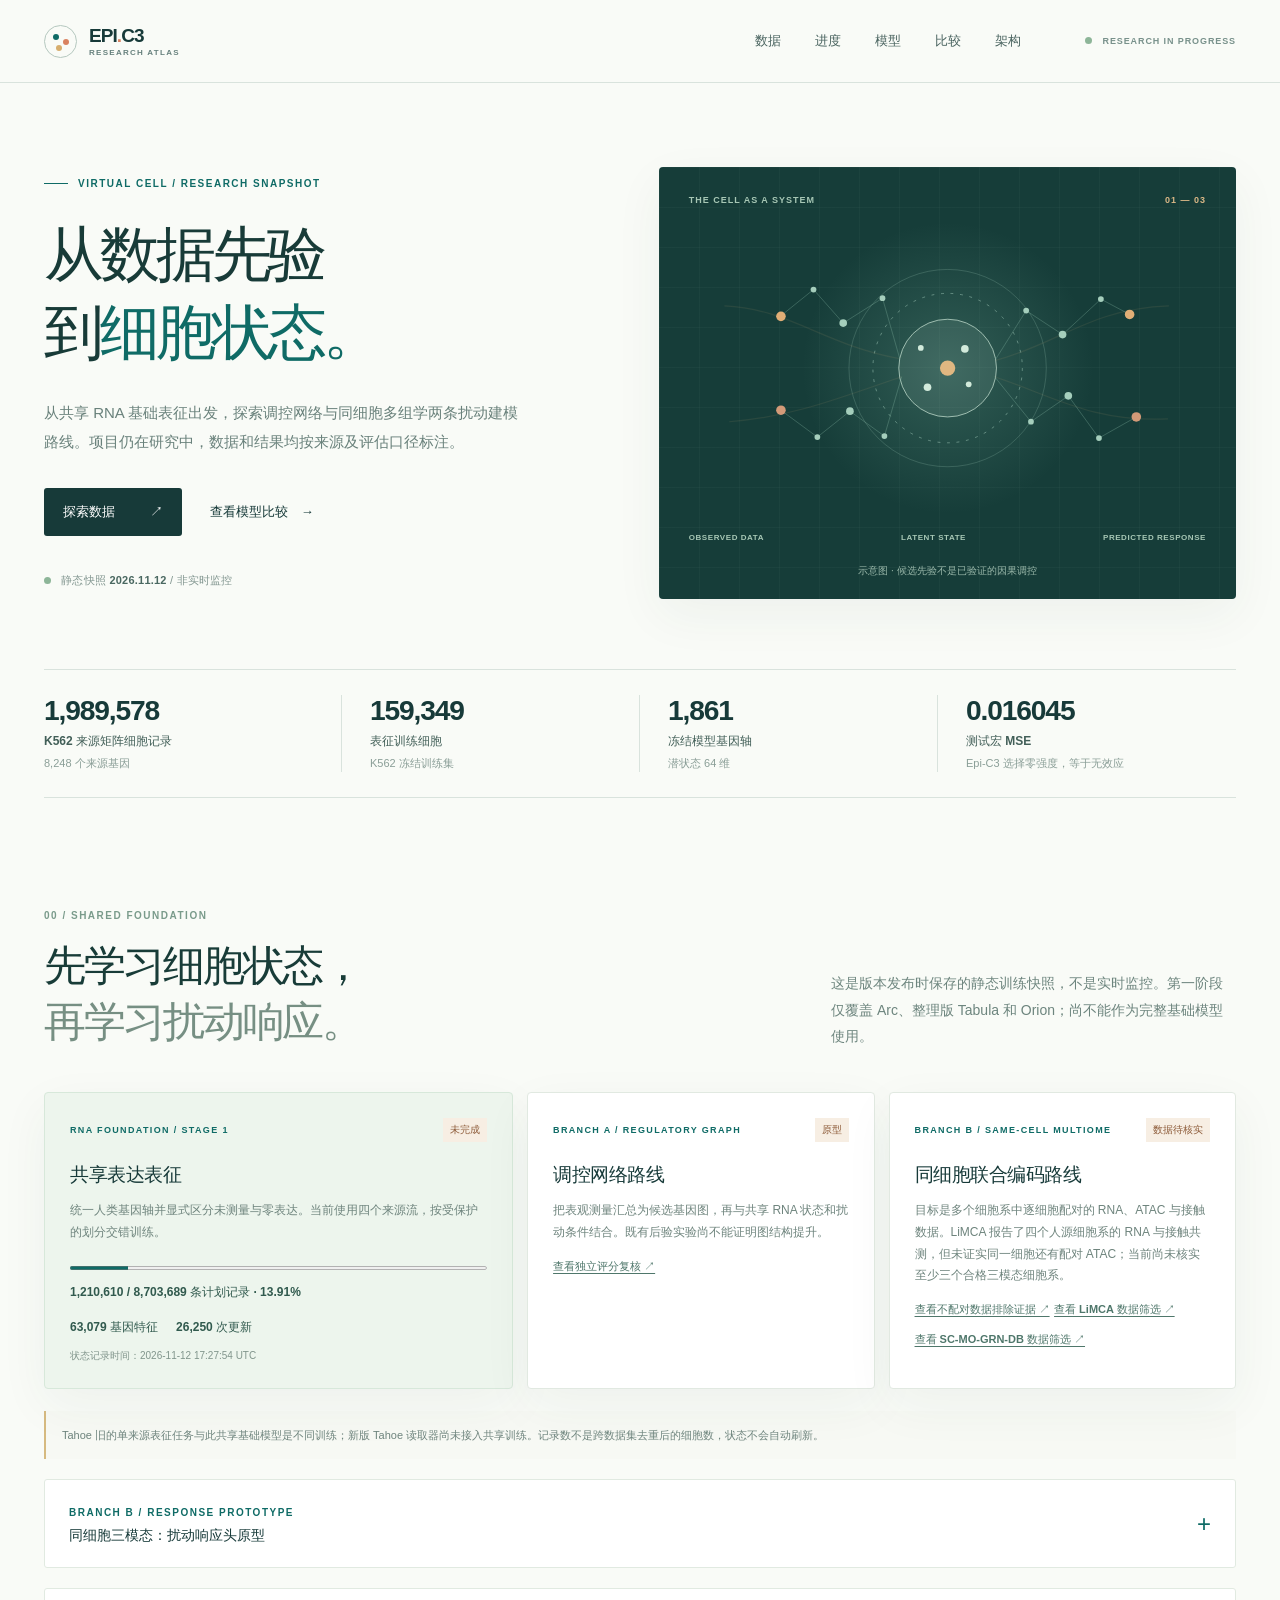
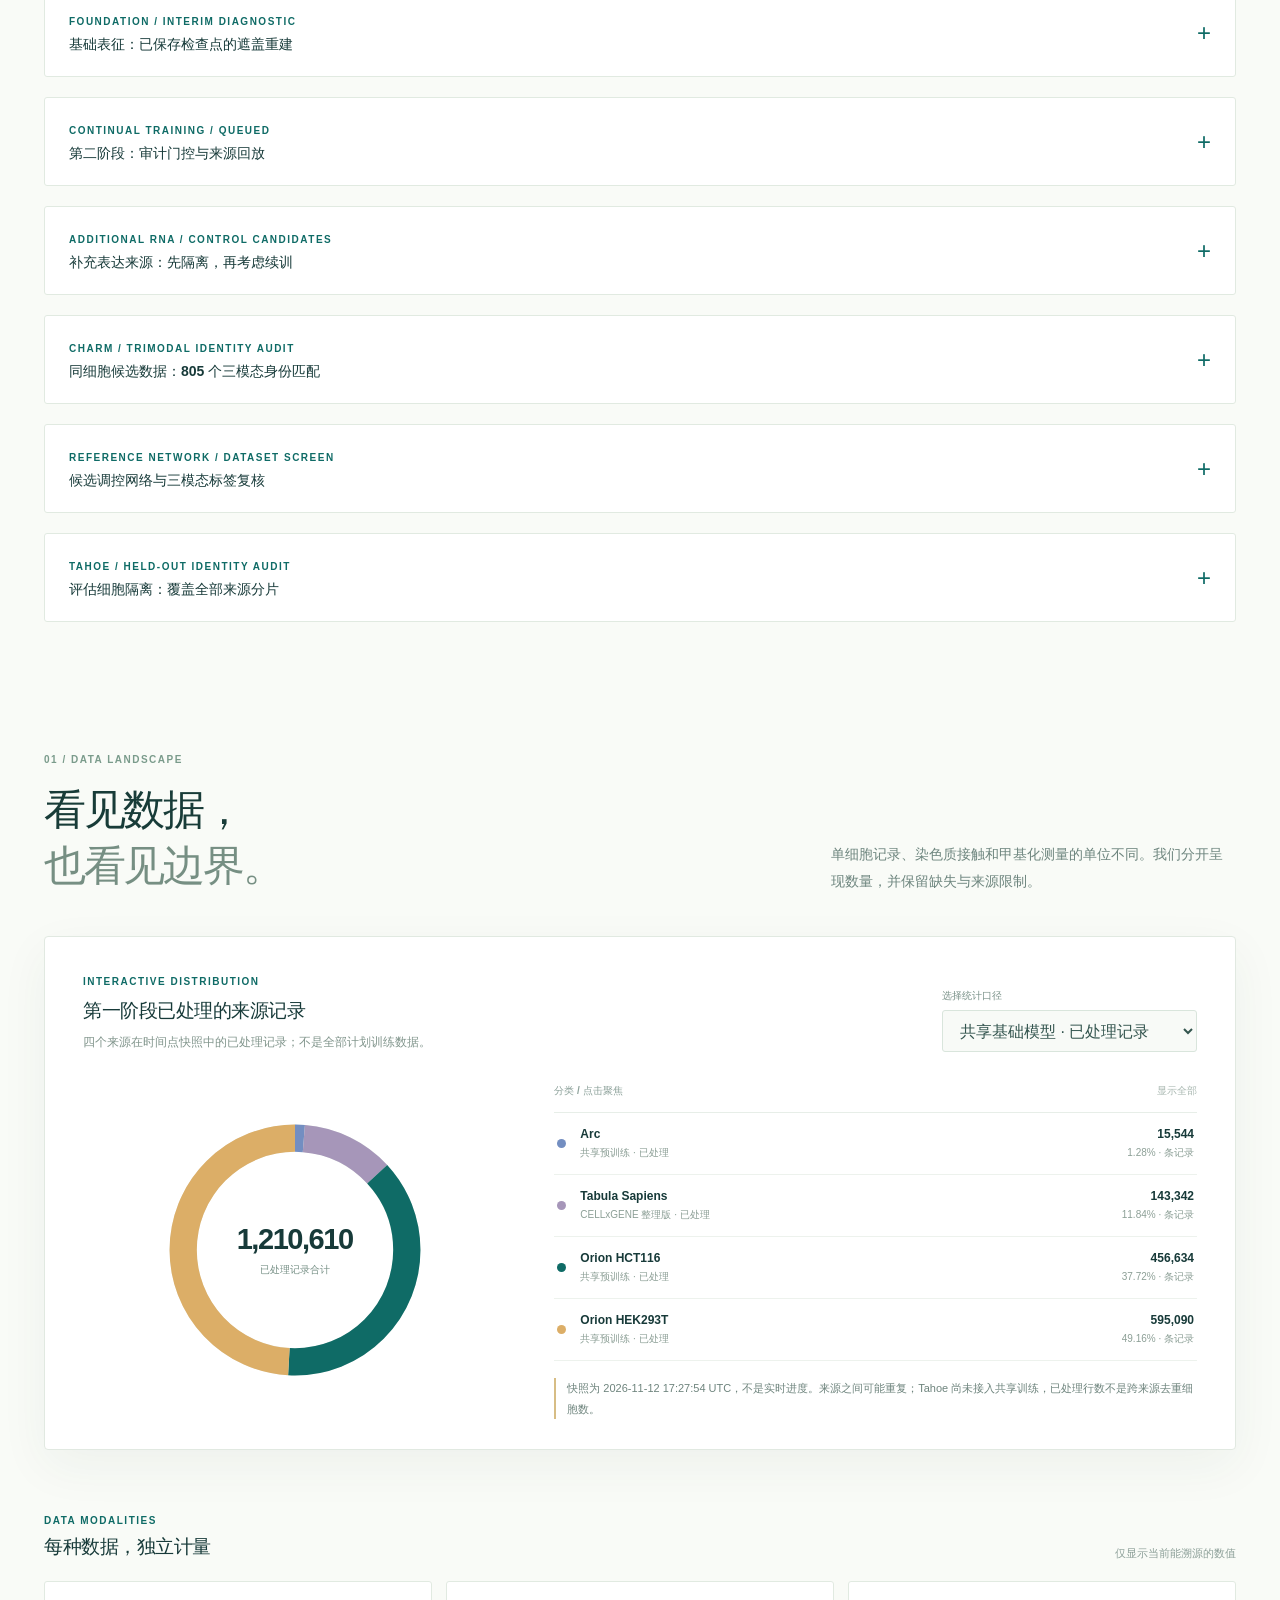
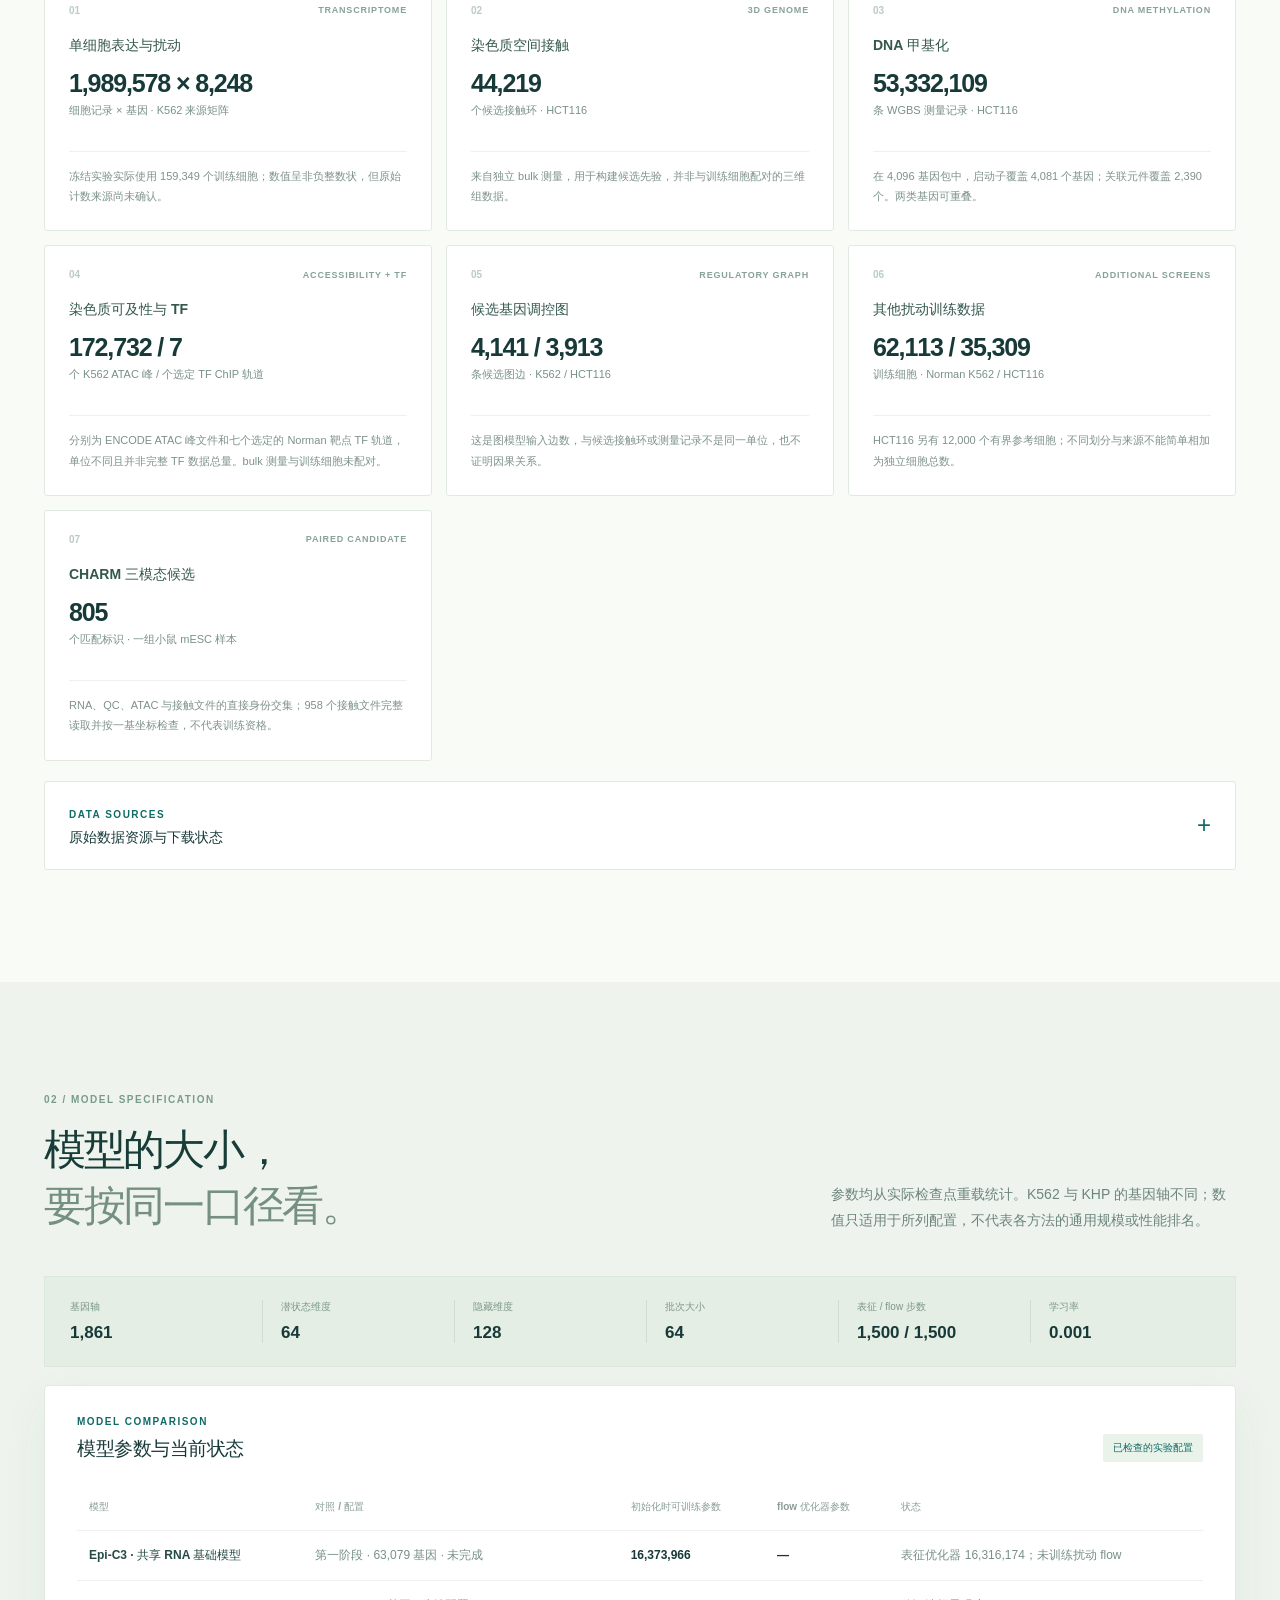
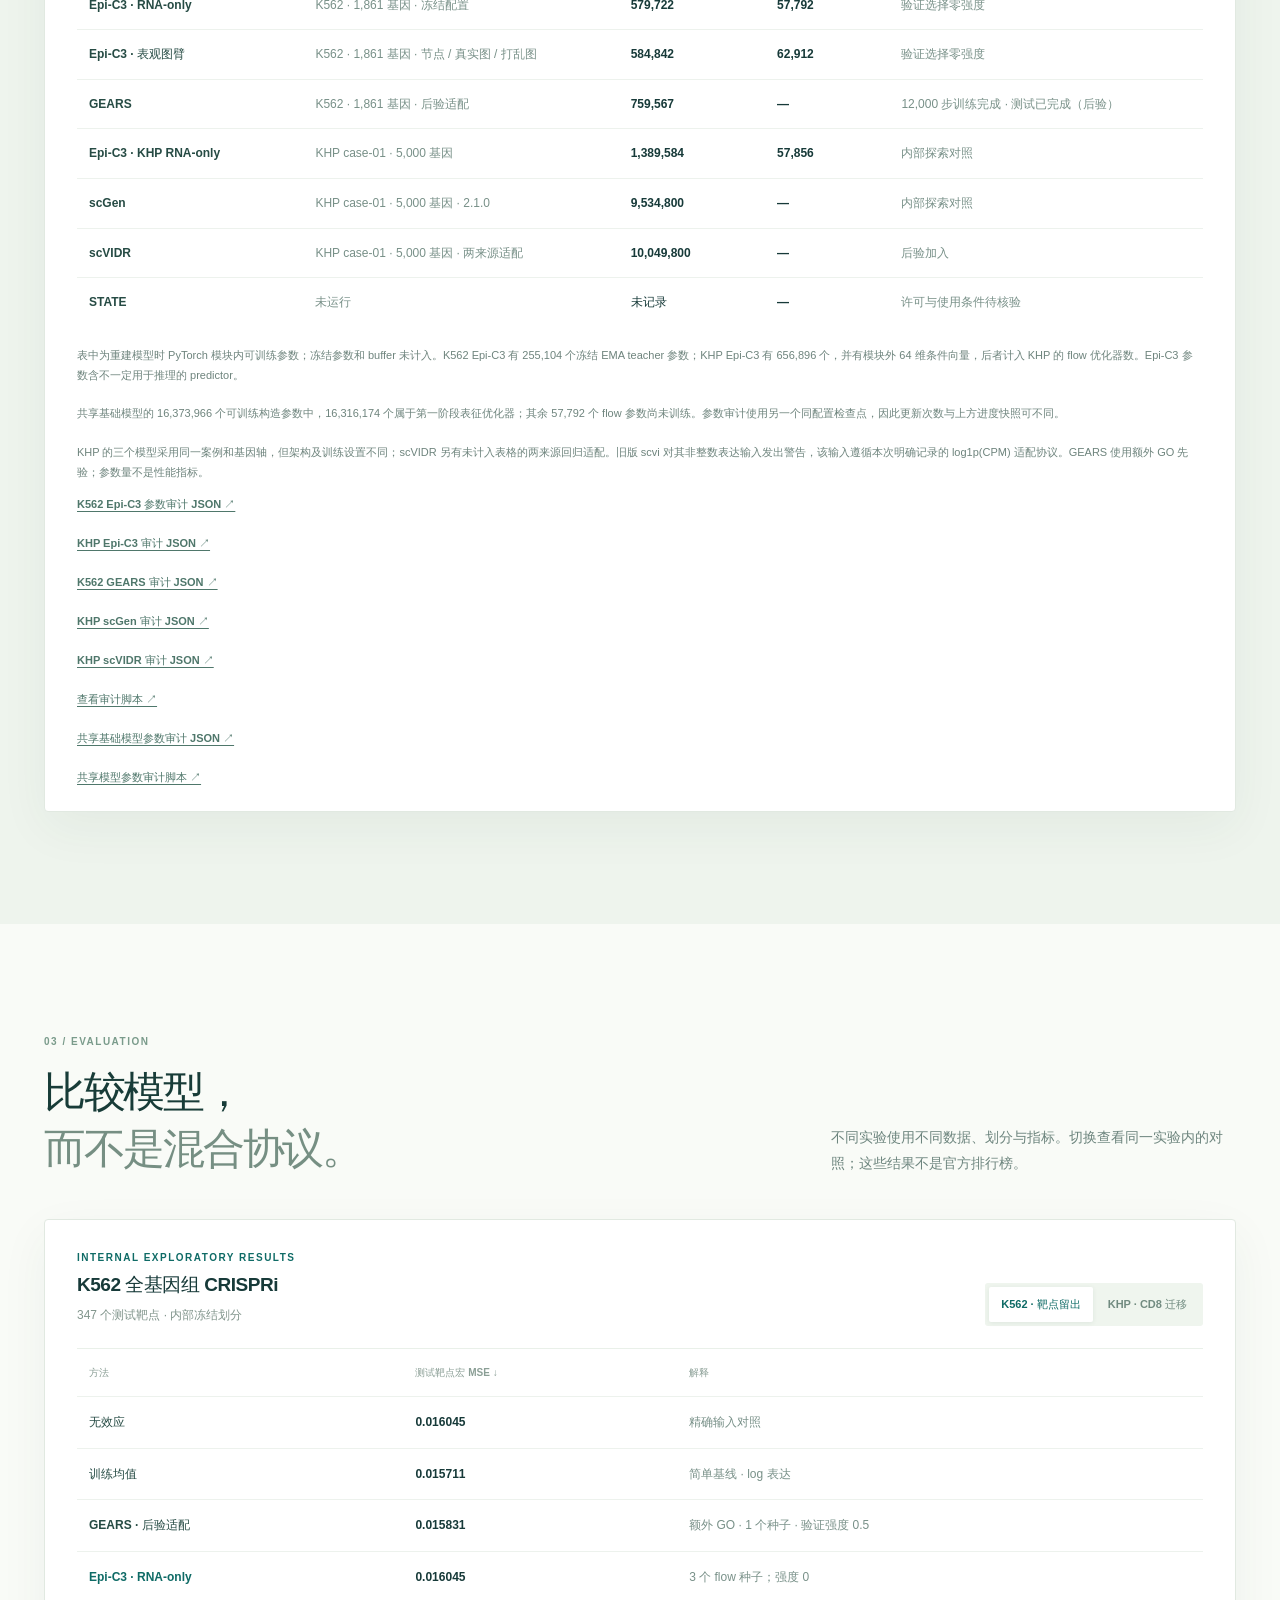
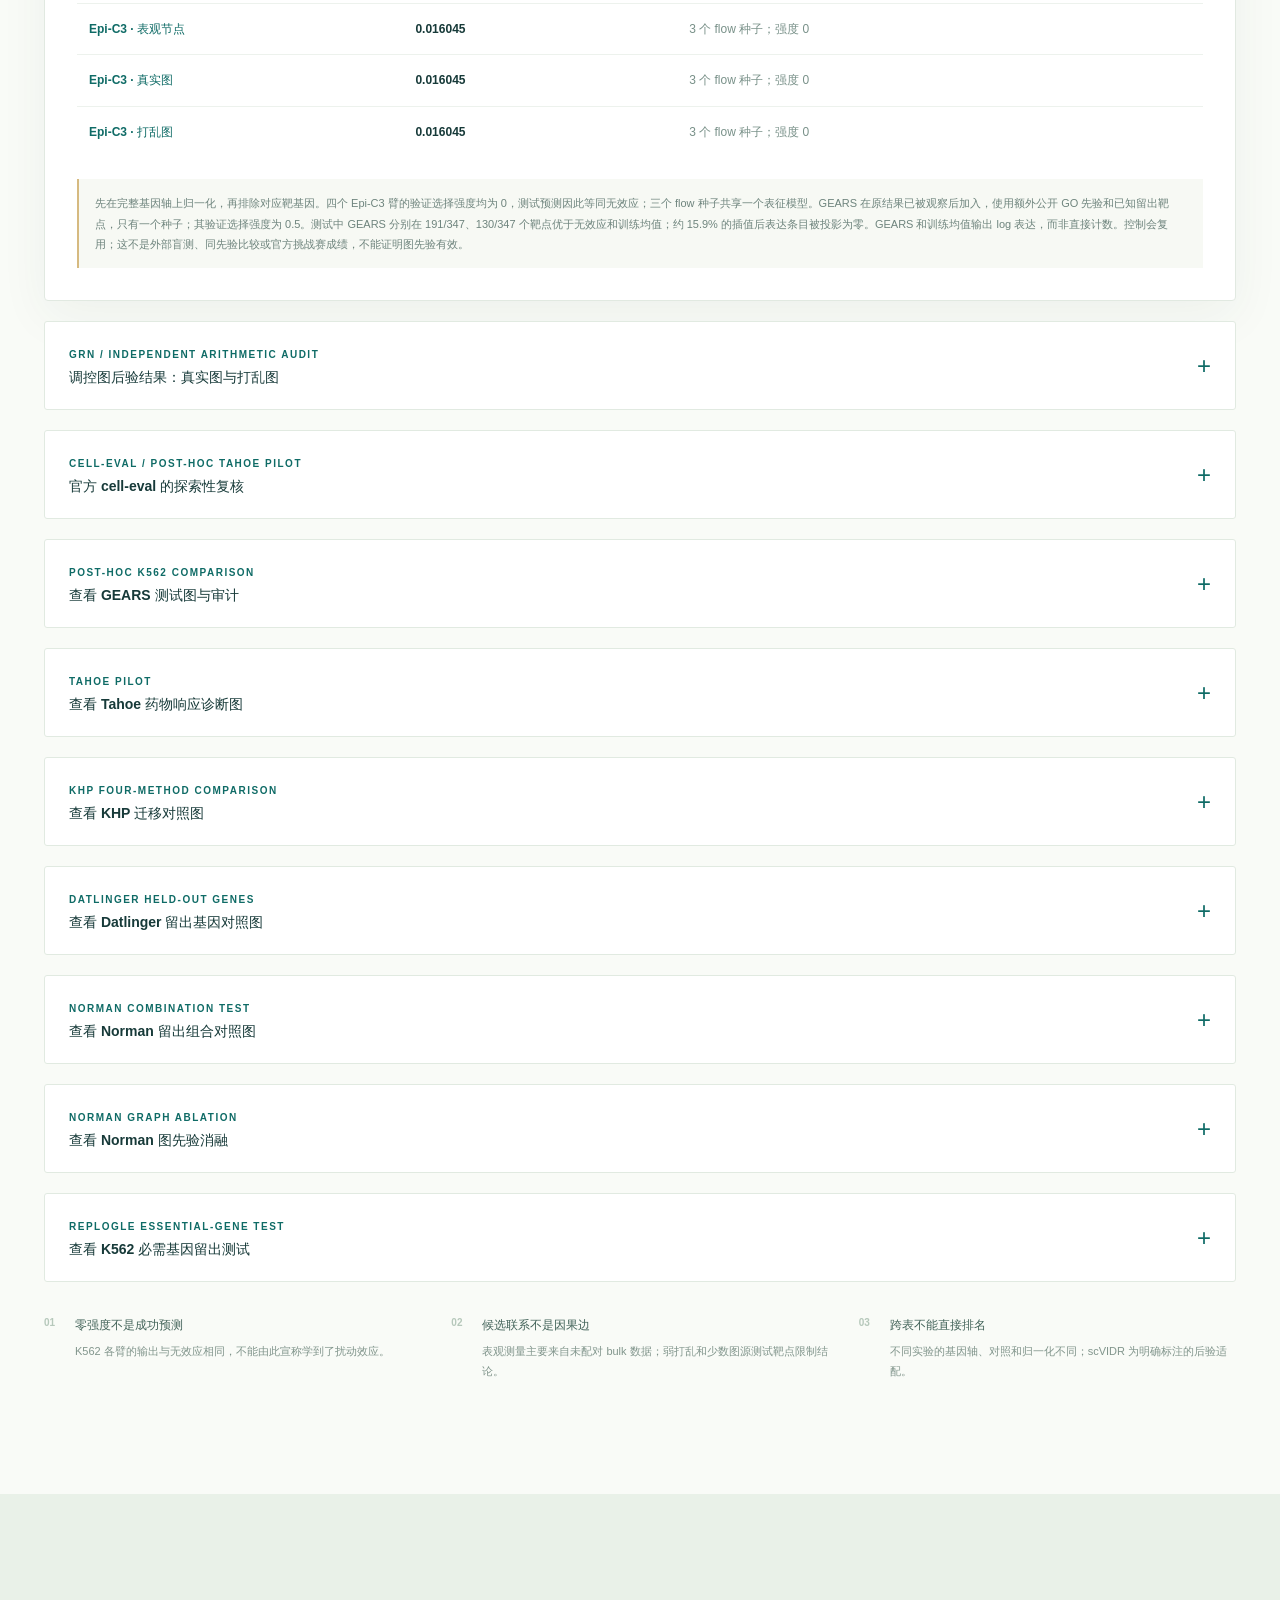
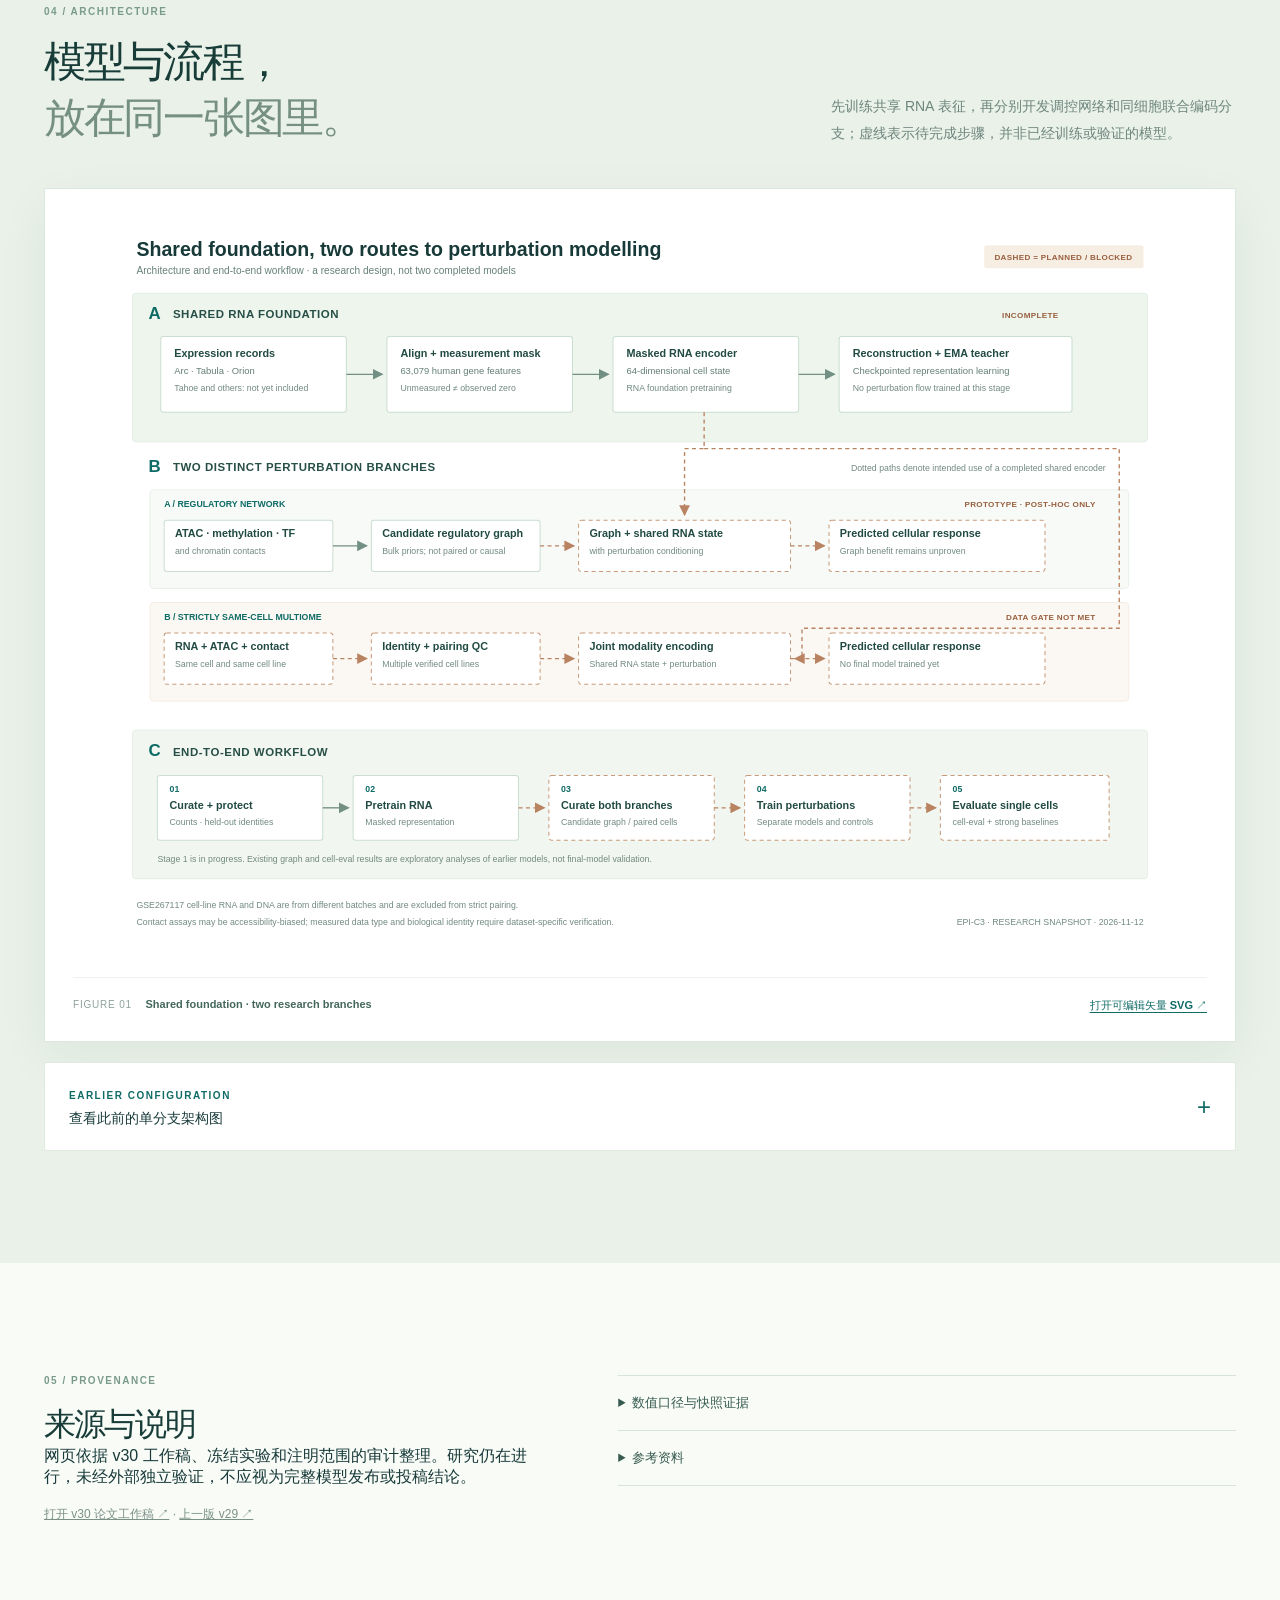
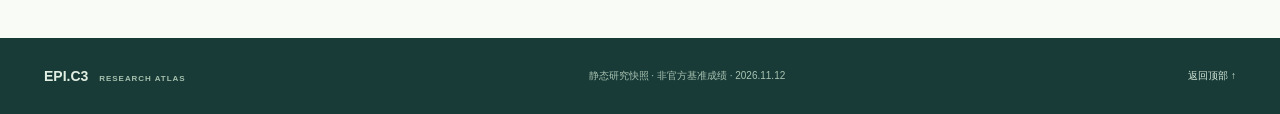
<file: docs/dashboard/2026-11-12-v22/index.html>
<!doctype html>
<html lang="zh-CN">
<head>
  <meta charset="utf-8">
  <meta name="viewport" content="width=device-width, initial-scale=1">
  <meta name="description" content="Epi-C3 数据类型、模型参数与内部探索性评估的静态交互研究仪表盘。">
  <meta name="color-scheme" content="light">
  <title>Epi-C3 | 虚拟细胞研究图谱</title>
  <link rel="stylesheet" href="styles.css">
  <script defer src="snapshot-data.js"></script>
  <script defer src="app.js"></script>
</head>
<body>
  <a class="skip-link" href="#main">跳到主要内容</a>
  <header class="site-header">
    <div class="shell header-inner">
      <a class="brand" href="#top" aria-label="Epi-C3 返回顶部">
        <span class="brand-mark" aria-hidden="true"><i></i><i></i><i></i></span>
        <span>EPI<span class="brand-dot">.</span>C3 <small>RESEARCH ATLAS</small></span>
      </a>
      <nav class="site-nav" aria-label="页面导航">
        <a href="#data">数据</a>
        <a href="#foundation">进度</a>
        <a href="#model">模型</a>
        <a href="#evaluation">比较</a>
        <a href="#architecture">架构</a>
      </nav>
      <span class="header-status"><span aria-hidden="true"></span> RESEARCH IN PROGRESS</span>
    </div>
  </header>

  <main id="main">
    <section class="hero shell" id="top" aria-labelledby="hero-title">
      <div class="hero-copy">
        <div class="eyebrow"><span class="eyebrow-line"></span> VIRTUAL CELL / RESEARCH SNAPSHOT</div>
        <h1 id="hero-title">从数据先验<br>到<span>细胞状态。</span></h1>
        <p class="hero-description">从共享 RNA 基础表征出发，探索调控网络与同细胞多组学两条扰动建模路线。项目仍在研究中，数据和结果均按来源及评估口径标注。</p>
        <div class="hero-actions">
          <a class="button button-dark" href="#data">探索数据 <span aria-hidden="true">↗</span></a>
          <a class="text-link" href="#evaluation">查看模型比较 <span aria-hidden="true">→</span></a>
        </div>
        <div class="snapshot-label"><span class="status-pulse" aria-hidden="true"></span> 静态快照 <strong>2026.11.12</strong><span> / </span> 非实时监控</div>
      </div>
      <div class="hero-visual" aria-hidden="true">
        <div class="visual-top"><span>THE CELL AS A SYSTEM</span><span>01 — 03</span></div>
        <svg class="network-art" viewBox="0 0 540 330" fill="none">
          <defs>
            <radialGradient id="cellGlow" cx="50%" cy="50%" r="50%">
              <stop offset="0" stop-color="#83bea9" stop-opacity=".25"></stop>
              <stop offset="1" stop-color="#83bea9" stop-opacity="0"></stop>
            </radialGradient>
            <linearGradient id="thread" x1="30" x2="510" y1="150" y2="180">
              <stop stop-color="#d7ac73" stop-opacity=".1"></stop>
              <stop offset=".5" stop-color="#d1e4d7" stop-opacity=".9"></stop>
              <stop offset="1" stop-color="#d7ac73" stop-opacity=".25"></stop>
            </linearGradient>
          </defs>
          <circle cx="270" cy="164" r="152" fill="url(#cellGlow)"></circle>
          <circle cx="270" cy="164" r="103" stroke="#a9d2c0" stroke-opacity=".22"></circle>
          <circle cx="270" cy="164" r="78" stroke="#a9d2c0" stroke-opacity=".5" stroke-dasharray="3 7"></circle>
          <circle cx="270" cy="164" r="51" fill="#cee4d6" fill-opacity=".09" stroke="#c9e3d4" stroke-opacity=".75"></circle>
          <path d="M37 99C105 102 139 139 219 154M42 220C109 215 160 194 222 173M320 156C387 138 419 102 501 99M319 173C379 193 422 221 500 217" stroke="url(#thread)" stroke-width="1.25"></path>
          <path d="M94 111L130 82L161 117L202 91L220 154M96 208L134 236L168 209L204 235L222 173M320 155L352 104L390 129L430 92L460 108M319 173L357 220L396 193L428 237L467 215" stroke="#8ebcab" stroke-opacity=".32" stroke-width="1"></path>
          <circle cx="96" cy="110" r="5" fill="#e1ae76"></circle><circle cx="130" cy="82" r="3" fill="#a5cebc"></circle>
          <circle cx="161" cy="117" r="4" fill="#a5cebc"></circle><circle cx="202" cy="91" r="3" fill="#a5cebc"></circle>
          <circle cx="96" cy="208" r="5" fill="#d39a78"></circle><circle cx="134" cy="236" r="3" fill="#a5cebc"></circle>
          <circle cx="168" cy="209" r="4" fill="#a5cebc"></circle><circle cx="204" cy="235" r="3" fill="#a5cebc"></circle>
          <circle cx="352" cy="104" r="3" fill="#a5cebc"></circle><circle cx="390" cy="129" r="4" fill="#a5cebc"></circle>
          <circle cx="430" cy="92" r="3" fill="#a5cebc"></circle><circle cx="460" cy="108" r="5" fill="#e1ae76"></circle>
          <circle cx="357" cy="220" r="3" fill="#a5cebc"></circle><circle cx="396" cy="193" r="4" fill="#a5cebc"></circle>
          <circle cx="428" cy="237" r="3" fill="#a5cebc"></circle><circle cx="467" cy="215" r="5" fill="#d39a78"></circle>
          <circle cx="270" cy="164" r="8" fill="#e0b781"></circle>
          <circle cx="242" cy="143" r="3" fill="#d2eadb"></circle><circle cx="288" cy="144" r="4" fill="#d2eadb"></circle>
          <circle cx="249" cy="184" r="4" fill="#d2eadb"></circle><circle cx="292" cy="181" r="3" fill="#d2eadb"></circle>
        </svg>
        <div class="visual-bottom"><span>OBSERVED DATA</span><span>LATENT STATE</span><span>PREDICTED RESPONSE</span></div>
        <p class="visual-note">示意图 · 候选先验不是已验证的因果调控</p>
      </div>
    </section>

    <section class="metric-band shell" aria-label="K562 冻结实验摘要">
      <div class="metric"><span class="metric-number">1,989,578</span><span class="metric-label">K562 来源矩阵细胞记录</span><span class="metric-note">8,248 个来源基因</span></div>
      <div class="metric"><span class="metric-number">159,349</span><span class="metric-label">表征训练细胞</span><span class="metric-note">K562 冻结训练集</span></div>
      <div class="metric"><span class="metric-number">1,861</span><span class="metric-label">冻结模型基因轴</span><span class="metric-note">潜状态 64 维</span></div>
      <div class="metric"><span class="metric-number">0.016045</span><span class="metric-label">测试宏 MSE</span><span class="metric-note">Epi-C3 选择零强度，等于无效应</span></div>
    </section>

    <section class="section shell foundation-section" id="foundation" aria-labelledby="foundation-title">
      <div class="section-heading">
        <div><p class="section-index">00 / SHARED FOUNDATION</p><h2 id="foundation-title">先学习细胞状态，<br><em>再学习扰动响应。</em></h2></div>
        <p class="section-intro">这是版本发布时保存的静态训练快照，不是实时监控。第一阶段仅覆盖 Arc、整理版 Tabula 和 Orion；尚不能作为完整基础模型使用。</p>
      </div>
      <div class="foundation-grid">
        <article class="foundation-card foundation-primary">
          <div class="foundation-card-top"><span class="overline">RNA FOUNDATION / STAGE 1</span><span class="foundation-tag">未完成</span></div>
          <h3>共享表达表征</h3>
          <p>统一人类基因轴并显式区分未测量与零表达。当前使用四个来源流，按受保护的划分交错训练。</p>
          <progress id="foundation-progress" value="0" max="1" aria-label="第一阶段已处理的训练记录占计划记录比例"></progress>
          <strong id="foundation-progress-text">读取快照…</strong>
          <div class="foundation-meta"><span><b id="foundation-genes">—</b> 基因特征</span><span><b id="foundation-updates">—</b> 次更新</span></div>
          <small>状态记录时间：<time id="foundation-time" datetime="2026-11-12T17:27:54Z">2026-11-12 17:27:54 UTC</time></small>
        </article>
        <article class="foundation-card">
          <div class="foundation-card-top"><span class="overline">BRANCH A / REGULATORY GRAPH</span><span class="foundation-tag">原型</span></div>
          <h3>调控网络路线</h3>
          <p>把表观测量汇总为候选基因图，再与共享 RNA 状态和扰动条件结合。既有后验实验尚不能证明图结构提升。</p>
          <a class="evidence-link" href="#grn-review">查看独立评分复核 ↗</a>
        </article>
        <article class="foundation-card">
          <div class="foundation-card-top"><span class="overline">BRANCH B / SAME-CELL MULTIOME</span><span class="foundation-tag">数据待核实</span></div>
          <h3>同细胞联合编码路线</h3>
          <p>目标是多个细胞系中逐细胞配对的 RNA、ATAC 与接触数据。LiMCA 报告了四个人源细胞系的 RNA 与接触共测，但未证实同一细胞还有配对 ATAC；当前尚未核实至少三个合格三模态细胞系。</p>
          <a class="evidence-link" href="evidence/foundation-and-grn-v1/schicar-pairing-evidence.json">查看不配对数据排除证据 ↗</a>
          <a class="evidence-link" href="evidence/foundation-and-grn-v1/limca-screening-evidence.json">查看 LiMCA 数据筛选 ↗</a>
          <a class="evidence-link" href="evidence/foundation-and-grn-v1/sc-mo-grn-dataset-screen-v1.json">查看 SC-MO-GRN-DB 数据筛选 ↗</a>
        </article>
      </div>
      <p class="benchmark-note">Tahoe 旧的单来源表征任务与此共享基础模型是不同训练；新版 Tahoe 读取器尚未接入共享训练。记录数不是跨数据集去重后的细胞数，状态不会自动刷新。</p>
      <details class="resource-details" id="trimodal-response">
        <summary><span><span class="overline">BRANCH B / RESPONSE PROTOTYPE</span><strong>同细胞三模态：扰动响应头原型</strong></span><span class="details-icon" aria-hidden="true">+</span></summary>
        <p class="details-intro">新增未训练的基因扰动响应头，将共享 RNA 编码与同一细胞的 ATAC、接触表征融合，再输入扰动基因及抑制或激活方向，输出带测量掩码的逐基因 log1p(CPM) 预测。当前仅为研究原型，并非 STATE，也没有真实数据性能结果。</p>
        <p class="benchmark-note">前向检查要求 RNA / ATAC / 接触身份一致、每细胞有观测接触，并限制使用人类基因轴；元数据一致不证明原始实验真正配对，仍须独立核实来源及矩阵行顺序。完整训练集合须另行验证至少三个细胞系。群体均值损失不把对照与处理细胞虚构成逐一配对；它要求使用同一测量基因面板，并由调用方核实细胞系、条件、数据划分和归一化一致性。CPM 为相对量，排除扰动靶点也不能消除其对文库分母的影响。合成数据优化不代表生物学准确性，群体均值误差也不能替代 cell-eval。</p>
        <div class="reference-links">
          <a class="evidence-link" href="evidence/foundation-and-grn-v1/epi_c3_trimodal_response_v1.py">扰动响应原型代码 ↗</a>
          <a class="evidence-link" href="evidence/foundation-and-grn-v1/test_epi_c3_trimodal_response_v1.py">合成验证代码 ↗</a>
        </div>
      </details>
      <details class="resource-details" id="foundation-diagnostic">
        <summary><span><span class="overline">FOUNDATION / INTERIM DIAGNOSTIC</span><strong>基础表征：已保存检查点的遮盖重建</strong></span><span class="details-icon" aria-hidden="true">+</span></summary>
        <p class="details-intro">对 14,500 次更新的只读检查点进行重建诊断，并在同一保存检查点上重复得到相同结果；该检查点早于上方 26,250 次更新的状态快照。每个来源仅使用 32 个固定验证细胞；表格比较训练初始与此检查点在遮盖且有检测信号的基因上的误差。</p>
        <div class="table-scroll">
          <table class="data-table benchmark-table">
            <caption class="sr-only">各来源遮盖且检测到的基因的归一化表达 MSE</caption>
            <thead><tr><th scope="col">来源</th><th scope="col">初始 MSE ↓</th><th scope="col">14,500 次更新 MSE ↓</th></tr></thead>
            <tbody>
              <tr><th scope="row">Arc</th><td class="numeric-cell" data-label="初始 MSE ↓">0.248550</td><td class="numeric-cell" data-label="14,500 次更新 MSE ↓">0.228076</td></tr>
              <tr><th scope="row">Tabula 整理版</th><td class="numeric-cell" data-label="初始 MSE ↓">0.983223</td><td class="numeric-cell" data-label="14,500 次更新 MSE ↓">0.657850</td></tr>
              <tr><th scope="row">Orion HCT116</th><td class="numeric-cell" data-label="初始 MSE ↓">0.763615</td><td class="numeric-cell" data-label="14,500 次更新 MSE ↓">0.175385</td></tr>
              <tr><th scope="row">Orion HEK293T</th><td class="numeric-cell" data-label="初始 MSE ↓">0.505325</td><td class="numeric-cell" data-label="14,500 次更新 MSE ↓">0.117482</td></tr>
            </tbody>
          </table>
        </div>
        <p class="benchmark-note">误差在 log1p(CPM 10,000) 空间计算。原训练和上表使用完整已测基因的总文库量，其中包含被遮盖基因的计数；因此输入保留了被遮盖部分的总量信息。该检查点四个来源的 64 个潜在维度均有大于 0.1 的样本标准差，但方差存在不等于学到了有用的细胞状态；Arc 和 Orion 的验证并非供体独立。</p>
        <div class="table-scroll">
          <table class="data-table benchmark-table">
            <caption class="sr-only">同一检查点中完整文库与仅可见基因文库归一化的比较</caption>
            <thead><tr><th scope="col">来源</th><th scope="col">完整文库 MSE ↓</th><th scope="col">仅可见文库 MSE ↓</th><th scope="col">潜在表征平均绝对变化</th></tr></thead>
            <tbody>
              <tr><th scope="row">Arc</th><td class="numeric-cell" data-label="完整文库 MSE ↓">0.228076</td><td class="numeric-cell" data-label="仅可见文库 MSE ↓">0.250596</td><td class="numeric-cell" data-label="潜在表征平均绝对变化">0.755</td></tr>
              <tr><th scope="row">Tabula 整理版</th><td class="numeric-cell" data-label="完整文库 MSE ↓">0.657850</td><td class="numeric-cell" data-label="仅可见文库 MSE ↓">0.634651</td><td class="numeric-cell" data-label="潜在表征平均绝对变化">0.795</td></tr>
              <tr><th scope="row">Orion HCT116</th><td class="numeric-cell" data-label="完整文库 MSE ↓">0.175385</td><td class="numeric-cell" data-label="仅可见文库 MSE ↓">0.172557</td><td class="numeric-cell" data-label="潜在表征平均绝对变化">0.987</td></tr>
              <tr><th scope="row">Orion HEK293T</th><td class="numeric-cell" data-label="完整文库 MSE ↓">0.117482</td><td class="numeric-cell" data-label="仅可见文库 MSE ↓">0.120975</td><td class="numeric-cell" data-label="潜在表征平均绝对变化">0.896</td></tr>
            </tbody>
          </table>
        </div>
        <p class="benchmark-note">仅可见文库是对原模型的更严格输入消融，不是重新训练，可能带来输入分布偏移；评价目标仍按完整文库计算。其误差变化方向不一致，但潜在表征明显受归一化口径影响。小样本重建不能证明扰动预测、泛化能力或训练已完成。</p>
        <div class="reference-links">
          <a class="evidence-link" href="evidence/foundation-and-grn-v1/foundation-diagnostic-14500.json">检查点诊断 JSON ↗</a>
          <a class="evidence-link" href="evidence/foundation-and-grn-v1/audit-foundation-diagnostic.py">诊断脚本 ↗</a>
          <a class="evidence-link" href="evidence/foundation-and-grn-v1/foundation-masked-library-audit-v1.json">遮盖归一化消融 JSON ↗</a>
          <a class="evidence-link" href="evidence/foundation-and-grn-v1/audit-foundation-masked-library-v1.py">归一化消融脚本 ↗</a>
        </div>
      </details>
      <details class="resource-details" id="balanced-continuation">
        <summary><span><span class="overline">CONTINUAL TRAINING / QUEUED</span><strong>第二阶段：审计门控与来源回放</strong></span><span class="details-icon" aria-hidden="true">+</span></summary>
        <p class="details-intro">实验性续训器计划将 Tahoe 合格新记录与此前来源的回放暴露量控制在约 1:1，回放来源按各自合格记录数分配。2026-11-12 16:39:35 UTC 的排队快照显示，它正在等待第一阶段完成并释放训练锁；还需通过检查点、来源哈希、诊断和磁盘空间门控才能启动。</p>
        <div class="table-scroll">
          <table class="data-table benchmark-table">
            <caption class="sr-only">第二阶段真实输入流的首批只读预检</caption>
            <thead><tr><th scope="col">来源</th><th scope="col">计划合格记录</th><th scope="col">预检首批记录</th><th scope="col">已测基因特征</th></tr></thead>
            <tbody>
              <tr><th scope="row">Arc</th><td class="numeric-cell" data-label="计划合格记录">108,808</td><td class="numeric-cell" data-label="预检首批记录">48</td><td class="numeric-cell" data-label="已测基因特征">18,080</td></tr>
              <tr><th scope="row">Tabula 整理版</th><td class="numeric-cell" data-label="计划合格记录">998,796</td><td class="numeric-cell" data-label="预检首批记录">48</td><td class="numeric-cell" data-label="已测基因特征">60,606</td></tr>
              <tr><th scope="row">Orion HCT116</th><td class="numeric-cell" data-label="计划合格记录">3,260,365</td><td class="numeric-cell" data-label="预检首批记录">14</td><td class="numeric-cell" data-label="已测基因特征">38,606</td></tr>
              <tr><th scope="row">Orion HEK293T</th><td class="numeric-cell" data-label="计划合格记录">4,335,720</td><td class="numeric-cell" data-label="预检首批记录">13</td><td class="numeric-cell" data-label="已测基因特征">38,606</td></tr>
              <tr><th scope="row">Tahoe</th><td class="numeric-cell" data-label="计划合格记录">92,090,669</td><td class="numeric-cell" data-label="预检首批记录">16</td><td class="numeric-cell" data-label="已测基因特征">62,710</td></tr>
            </tbody>
          </table>
        </div>
        <p class="benchmark-note">此次使用实际续训代码构建了五个真实输入流，仅检查首批数值、测量掩码及游标重放，未进行优化更新，也未检查全部表达记录。回放是重复暴露，不是新增独立细胞；批大小不同意味着记录数平衡并不等于梯度或优化步数平衡。此静态快照时尚未进行真实第二阶段训练，仍须评估遗忘、表征质量和未盘点的跨来源重复。</p>
        <div class="reference-links">
          <a class="evidence-link" href="evidence/foundation-and-grn-v1/stage2-source-preflight.json">实际输入流只读预检 ↗</a>
          <a class="evidence-link" href="evidence/foundation-and-grn-v1/stage2-dispatch-snapshot.json">排队状态快照 ↗</a>
          <a class="evidence-link" href="evidence/foundation-and-grn-v1/check-rna-foundation-stage2-preflight-v1.py">预检代码 ↗</a>
          <a class="evidence-link" href="evidence/foundation-and-grn-v1/wait-rna-foundation-stage2-v1.py">排队门控代码 ↗</a>
          <a class="evidence-link" href="evidence/foundation-and-grn-v1/balanced-real-source-smoke.json">真实来源回放检查 ↗</a>
          <a class="evidence-link" href="evidence/foundation-and-grn-v1/smoke-balanced-replay-live-stage1-v1.py">回放检查脚本 ↗</a>
        </div>
      </details>
      <details class="resource-details" id="benchmark-control-sources">
        <summary><span><span class="overline">ADDITIONAL RNA / CONTROL CANDIDATES</span><strong>补充表达来源：先隔离，再考虑续训</strong></span><span class="details-icon" aria-hidden="true">+</span></summary>
        <p class="details-intro">已完整扫描 scPerturbBench 的 KHP 和 CMO 计数层，并对已冻结的候选对照流进行真实数据读取及只读基础模型兼容性检查。两者尚未用于共享基础模型训练。</p>
        <div class="table-scroll">
          <table class="data-table benchmark-table">
            <caption class="sr-only">KHP 和 CMO 候选对照来源与基因映射</caption>
            <thead><tr><th scope="col">来源</th><th scope="col">训练候选对照</th><th scope="col">验证对照</th><th scope="col">映射基因</th></tr></thead>
            <tbody>
              <tr><th scope="row">KHP</th><td class="numeric-cell" data-label="训练候选对照">9,354</td><td class="numeric-cell" data-label="验证对照">32</td><td class="numeric-cell" data-label="映射基因">4,992 / 5,000</td></tr>
              <tr><th scope="row">CMO</th><td class="numeric-cell" data-label="训练候选对照">1,419</td><td class="numeric-cell" data-label="验证对照">32</td><td class="numeric-cell" data-label="映射基因">5,000 / 5,000</td></tr>
            </tbody>
          </table>
        </div>
        <p class="benchmark-note">KHP 已排除全部 23,898 条 CD8T 记录，包含既有评价的输入与参考；CMO 保留一名供体的 4,853 条记录。两者的所有非对照记录暂不纳入；KHP 八个基因名存在歧义而未映射，未测基因不视为表达零。基因面板可能在全数据上选定，跨数据集细胞、供体和药物身份仍未完全核对；只读有限损失不代表预测准确，也未产生训练更新。</p>
        <div class="reference-links">
          <a class="evidence-link" href="evidence/foundation-and-grn-v1/scperturbbench-foundation-audit.json">来源与留出审计 ↗</a>
          <a class="evidence-link" href="evidence/foundation-and-grn-v1/scperturbbench-foundation-verification.json">读取与只读兼容性复核 ↗</a>
          <a class="evidence-link" href="evidence/foundation-and-grn-v1/prepare-scperturbbench-foundation-v1.py">审计脚本 ↗</a>
          <a class="evidence-link" href="evidence/foundation-and-grn-v1/verify-scperturbbench-foundation-v1.py">复核脚本 ↗</a>
        </div>
      </details>
      <details class="resource-details" id="charm-pairing">
        <summary><span><span class="overline">CHARM / TRIMODAL IDENTITY AUDIT</span><strong>同细胞候选数据：805 个三模态身份匹配</strong></span><span class="details-icon" aria-hidden="true">+</span></summary>
        <p class="details-intro">GSE303006 的一组小鼠 mESC 样本中，RNA、mESC 质控记录、ATAC 和接触文件有 805 个直接匹配身份。全部 958 个内层文件均已通过 gzip 完整性检查，并完成逐条格式及坐标审计。</p>
        <div class="table-scroll">
          <table class="data-table benchmark-table">
            <caption class="sr-only">CHARM mESC 三模态身份审计</caption>
            <thead><tr><th scope="col">项目</th><th scope="col">数量或状态</th></tr></thead>
            <tbody>
              <tr><th scope="row">RNA 基因 × 细胞列</th><td class="numeric-cell" data-label="数量或状态">41,020 × 959</td></tr>
              <tr><th scope="row">RNA / QC / ATAC 直接身份交集</th><td class="numeric-cell" data-label="数量或状态">805</td></tr>
              <tr><th scope="row">ATAC 片段行</th><td class="numeric-cell" data-label="数量或状态">50,879,408</td></tr>
              <tr><th scope="row">超出整数容差的 RNA 值</th><td class="numeric-cell" data-label="数量或状态">501,341</td></tr>
              <tr><th scope="row">含至少一条接触记录的文件身份</th><td class="numeric-cell" data-label="数量或状态">958</td></tr>
              <tr><th scope="row">完整读取并通过 gzip 校验的接触文件</th><td class="numeric-cell" data-label="数量或状态">958</td></tr>
              <tr><th scope="row">首个文件已检查接触记录</th><td class="numeric-cell" data-label="数量或状态">2,192,041</td></tr>
              <tr><th scope="row">全量接触坐标审计</th><td data-label="数量或状态">完成 · 1,607,375,529 条记录</td></tr>
              <tr><th scope="row">805 个匹配身份的接触记录</th><td data-label="数量或状态">1,406,651,183 条记录</td></tr>
              <tr><th scope="row">染色体声明集合</th><td data-label="数量或状态">2 种 · 是否包含 chrY 不同</td></tr>
              <tr><th scope="row">RNA / QC / ATAC / 接触身份交集</th><td class="numeric-cell" data-label="数量或状态">805</td></tr>
            </tbody>
          </table>
        </div>
        <p class="benchmark-note">外层接触归档与全部内层 gzip 的 CRC 均通过完整性检查；本地 SHA-256 仅绑定已下载文件，并非来源提供的独立校验。首个文件的结果不能外推至其余文件；后续全量审计在既定九列格式、声明及 pairs 一基坐标检查中未发现异常。全量共出现两种染色体声明集合，另抽查 51 个文件头发现差异为是否包含 chrY，其全量频率和原因尚未确定。数据生产工具的具体坐标实现仍未独立核实，染色体长度与 mm10 一致不证明参考序列完全一致；审计也不证明接触唯一性、比对质量或实验配对。RNA 的分数值来自作者的多重映射分配，不能静默四舍五入；805 个匹配身份的 ATAC 片段行数均不等于 QC 表的可及性计数，统计口径尚未核实，QC 组蛋白标签与来源说明也不一致。小鼠数据不能直接混入人类基因轴；身份匹配不是实验复现，一组小鼠样本也不满足至少三个细胞系的要求。</p>
        <div class="reference-links">
          <a class="evidence-link" href="evidence/foundation-and-grn-v1/charm-mesc-trimodal-audit.json">三模态身份审计 ↗</a>
          <a class="evidence-link" href="evidence/foundation-and-grn-v1/charm-inner-gzip-audit-v1.json">接触文件完整性审计 ↗</a>
          <a class="evidence-link" href="evidence/foundation-and-grn-v1/charm-coordinate-first-file-probe-v1.json">首个接触文件坐标检查 ↗</a>
          <a class="evidence-link" href="evidence/foundation-and-grn-v1/charm-contact-coordinate-audit-v1.json">全量接触坐标审计 ↗</a>
          <a class="evidence-link" href="evidence/foundation-and-grn-v1/charm-contact-header-probe-v1.json">染色体声明抽查 ↗</a>
          <a class="evidence-link" href="evidence/foundation-and-grn-v1/audit-charm-contact-header-probe-v1.py">声明抽查脚本 ↗</a>
          <a class="evidence-link" href="evidence/foundation-and-grn-v1/audit-charm-contacts-coordinates-v1.py">全量坐标审计脚本 ↗</a>
          <a class="evidence-link" href="evidence/foundation-and-grn-v1/audit-charm-inner-gzip-v1.py">完整性审计脚本 ↗</a>
          <a class="evidence-link" href="evidence/foundation-and-grn-v1/charm-mesc-rna-atac-audit.json">早期部分身份审计 ↗</a>
          <a class="evidence-link" href="evidence/foundation-and-grn-v1/audit-charm-mesc-pairing-v1.py">审计脚本 ↗</a>
          <a class="evidence-link" href="https://doi.org/10.1038/s41586-026-10322-z" rel="noopener noreferrer">CHARM 论文 ↗</a>
        </div>
      </details>
      <details class="resource-details" id="sc-mo-grn-screen">
        <summary><span><span class="overline">REFERENCE NETWORK / DATASET SCREEN</span><strong>候选调控网络与三模态标签复核</strong></span><span class="details-icon" aria-hidden="true">+</span></summary>
        <p class="details-intro">SC-MO-GRN-DB 列出 K562 的 ChIP、基因敲除及组合参考网络；它们仅是候选，原始来源、使用许可和与冻结评价的重叠尚未核对，未用于模型训练或评价。</p>
        <div class="table-scroll">
          <table class="data-table benchmark-table">
            <caption class="sr-only">数据库候选网络及三模态标签复核</caption>
            <thead><tr><th scope="col">目录条目</th><th scope="col">公开目录记录与原研究限制</th></tr></thead>
            <tbody>
              <tr><th scope="row">RN117 / RN118</th><td data-label="公开目录记录与原研究限制">K562 目录分别列出 1,435,720 / 236,425 条边；目录数字尚未独立核验。</td></tr>
              <tr><th scope="row">RN119 · 参考网络</th><td data-label="公开目录记录与原研究限制">完整文件为 29,298 行、26,642 个唯一有向基因对，其中 2,656 对同时标记激活和抑制。</td></tr>
              <tr><th scope="row">RN119 · 冻结轴对照</th><td data-label="公开目录记录与原研究限制">1,861 基因轴内有 157 个唯一基因对，其中 70 对存在相反标签；与现有 4,141 条候选边的精确有向交集为 0。</td></tr>
              <tr><th scope="row">DS010</th><td data-label="公开目录记录与原研究限制">原研究分别并行测量 RNA、ATAC 与 Hi-C 并计算整合，未证实三项测量来自同一细胞。</td></tr>
              <tr><th scope="row">DS011</th><td data-label="公开目录记录与原研究限制">原研究有同细胞 RNA / ATAC，但 Hi-C 来自 bulk 群体，不是同细胞三模态。</td></tr>
            </tbody>
          </table>
        </div>
        <p class="benchmark-note">基因符号仅作区分大小写的精确匹配，未统一别名。相反标签可能来自不同实验，不能静默合并为单一调控方向。RN119 与测试靶点存在重叠但尚未查明原始实验，重叠本身不能证明数据泄漏；该网络未用于训练或评价。目录中多种模态同时出现不意味着逐细胞配对，候选图边也不能自动视为直接因果调控。</p>
        <p class="benchmark-note">新版 GRN 原型损失显式要求对照和处理条件的测量掩码，仅比较共同测量的非靶点基因；这修正了缺失值口径，但不是预测准确度提升或已完成模型训练的证据。</p>
        <div class="reference-links">
          <a class="evidence-link" href="evidence/foundation-and-grn-v1/sc-mo-grn-dataset-screen-v1.json">来源筛选与原文链接 ↗</a>
          <a class="evidence-link" href="evidence/foundation-and-grn-v1/k562-reference-network-audit-v1.json">RN119 聚合审计 ↗</a>
          <a class="evidence-link" href="evidence/foundation-and-grn-v1/audit-k562-reference-network-v1.py">RN119 审计脚本 ↗</a>
          <a class="evidence-link" href="evidence/foundation-and-grn-v1/epi_c3_gene_grn_v1.py">测量掩码损失代码 ↗</a>
          <a class="evidence-link" href="https://scmogrndb.psu.edu/browse.php" rel="noopener noreferrer">数据库目录 ↗</a>
        </div>
      </details>
      <details class="resource-details" id="tahoe-isolation">
        <summary><span><span class="overline">TAHOE / HELD-OUT IDENTITY AUDIT</span><strong>评估细胞隔离：覆盖全部来源分片</strong></span><span class="details-icon" aria-hidden="true">+</span></summary>
        <p class="details-intro">审计了 3,388 个分片的 95,624,334 条来源记录，保护 6,213 个已盘点的历史评估身份；独立代码逐身份复核了重叠计数。</p>
        <div class="table-scroll">
          <table class="data-table benchmark-table">
            <caption class="sr-only">Tahoe 新读取器的训练记录排除审计</caption>
            <thead><tr><th scope="col">筛选步骤</th><th scope="col">记录数</th></tr></thead>
            <tbody>
              <tr><th scope="row">旧筛选下合格记录</th><td class="numeric-cell" data-label="记录数">92,095,728</td></tr>
              <tr><th scope="row">其中受保护的历史评估记录</th><td class="numeric-cell" data-label="记录数">5,027</td></tr>
              <tr><th scope="row">另行保留的表征验证记录</th><td class="numeric-cell" data-label="记录数">32</td></tr>
              <tr><th scope="row">新版读取器预计训练记录</th><td class="numeric-cell" data-label="记录数">92,090,669</td></tr>
            </tbody>
          </table>
        </div>
        <p class="benchmark-note">这些重叠来自较早的 demo 评价划分；九条件 interim cell-eval 的参考与输入对照在旧筛选下均为零重叠。新读取器在真实批次中排除了受保护记录，但尚未用于共享训练；旧单来源任务及其权重没有被修改。审计只覆盖列出的历史评价，不保证所有跨数据集重复或其他 benchmark 已隔离。</p>
        <div class="reference-links">
          <a class="evidence-link" href="evidence/foundation-and-grn-v1/tahoe-isolation-audit.json">全分片隔离审计 ↗</a>
          <a class="evidence-link" href="evidence/foundation-and-grn-v1/tahoe-isolation-verification.json">逐身份独立复核 ↗</a>
          <a class="evidence-link" href="evidence/foundation-and-grn-v1/tahoe-overlap-summary.json">各评价划分重叠 ↗</a>
          <a class="evidence-link" href="evidence/foundation-and-grn-v1/tahoe-loader-smoke.json">真实读取器验证 ↗</a>
        </div>
      </details>
    </section>

    <section class="section shell" id="data" aria-labelledby="data-title">
      <div class="section-heading">
        <div><p class="section-index">01 / DATA LANDSCAPE</p><h2 id="data-title">看见数据，<br><em>也看见边界。</em></h2></div>
        <p class="section-intro">单细胞记录、染色质接触和甲基化测量的单位不同。我们分开呈现数量，并保留缺失与来源限制。</p>
      </div>

      <div class="chart-card">
        <div class="card-heading">
          <div><span class="overline">INTERACTIVE DISTRIBUTION</span><h3 id="chart-title">已记录的单细胞来源规模</h3><p id="chart-description">五个来源矩阵的记录数；仅展示已核验矩阵维度的来源。</p></div>
          <div class="select-wrap"><label for="chart-select">选择统计口径</label><select id="chart-select"></select></div>
        </div>
        <div class="chart-body">
          <div class="donut-container">
            <svg id="donut" viewBox="0 0 220 220" aria-hidden="true"></svg>
            <div class="donut-center" aria-live="polite" aria-atomic="true"><span id="donut-value">—</span><small id="donut-label">来源记录合计（未去重）</small></div>
          </div>
          <div class="legend-area">
            <div class="legend-heading"><span>分类 / 点击聚焦</span><button id="chart-reset" type="button">显示全部</button></div>
            <div id="chart-legend" class="chart-legend" aria-label="图表分类"></div>
            <p class="chart-note" id="chart-note"></p>
          </div>
        </div>
      </div>
      <noscript><p class="notice">交互图表和数据表需要启用 JavaScript；页面不使用外部脚本或网络请求。</p></noscript>

      <div class="subheading"><div><p class="overline">DATA MODALITIES</p><h3>每种数据，独立计量</h3></div><p>仅显示当前能溯源的数值</p></div>
      <div class="modality-grid" id="modality-grid"></div>

      <details class="resource-details">
        <summary><span><span class="overline">DATA SOURCES</span><strong>原始数据资源与下载状态</strong></span><span class="details-icon" aria-hidden="true">+</span></summary>
        <p class="details-intro">下载、使用和训练规模是不同概念。以下为离线快照，不会自动更新；链接仅在主动点击时打开。</p>
        <div class="resource-list" id="resource-list"></div>
      </details>
    </section>

    <section class="section section-tinted" id="model" aria-labelledby="model-title">
      <div class="shell">
        <div class="section-heading">
          <div><p class="section-index">02 / MODEL SPECIFICATION</p><h2 id="model-title">模型的大小，<br><em>要按同一口径看。</em></h2></div>
          <p class="section-intro">参数均从实际检查点重载统计。K562 与 KHP 的基因轴不同；数值只适用于所列配置，不代表各方法的通用规模或性能排名。</p>
        </div>
        <div class="config-strip" aria-label="K562 模型超参数">
          <div><small>基因轴</small><strong>1,861</strong></div>
          <div><small>潜状态维度</small><strong>64</strong></div>
          <div><small>隐藏维度</small><strong>128</strong></div>
          <div><small>批次大小</small><strong>64</strong></div>
          <div><small>表征 / flow 步数</small><strong>1,500 / 1,500</strong></div>
          <div><small>学习率</small><strong>0.001</strong></div>
        </div>
        <div class="table-card">
          <div class="table-title"><div><p class="overline">MODEL COMPARISON</p><h3>模型参数与当前状态</h3></div><span class="scope-pill">已检查的实验配置</span></div>
          <div class="table-scroll">
            <table class="data-table model-table">
              <caption class="sr-only">Epi-C3 和其他方法的参数统计、适配范围与状态</caption>
              <thead><tr><th scope="col">模型</th><th scope="col">对照 / 配置</th><th scope="col">初始化时可训练参数</th><th scope="col">flow 优化器参数</th><th scope="col">状态</th></tr></thead>
              <tbody id="model-body"></tbody>
            </table>
          </div>
          <p class="table-footnote">表中为重建模型时 PyTorch 模块内可训练参数；冻结参数和 buffer 未计入。K562 Epi-C3 有 255,104 个冻结 EMA teacher 参数；KHP Epi-C3 有 656,896 个，并有模块外 64 维条件向量，后者计入 KHP 的 flow 优化器数。Epi-C3 参数含不一定用于推理的 predictor。</p>
          <p class="table-footnote">共享基础模型的 16,373,966 个可训练构造参数中，16,316,174 个属于第一阶段表征优化器；其余 57,792 个 flow 参数尚未训练。参数审计使用另一个同配置检查点，因此更新次数与上方进度快照可不同。</p>
          <p class="table-footnote">KHP 的三个模型采用同一案例和基因轴，但架构及训练设置不同；scVIDR 另有未计入表格的两来源回归适配。旧版 scvi 对其非整数表达输入发出警告，该输入遵循本次明确记录的 log1p(CPM) 适配协议。GEARS 使用额外 GO 先验；参数量不是性能指标。</p>
          <div class="reference-links">
            <a class="evidence-link" href="evidence/parameters-audit.json">K562 Epi-C3 参数审计 JSON ↗</a>
            <a class="evidence-link" href="evidence/model-parameters/c3-khp.json">KHP Epi-C3 审计 JSON ↗</a>
            <a class="evidence-link" href="evidence/model-parameters/gears-k562.json">K562 GEARS 审计 JSON ↗</a>
            <a class="evidence-link" href="evidence/model-parameters/scgen-khp.json">KHP scGen 审计 JSON ↗</a>
            <a class="evidence-link" href="evidence/model-parameters/scvidr-khp.json">KHP scVIDR 审计 JSON ↗</a>
            <a class="evidence-link" href="evidence/model-parameters/audit-parameters.py">查看审计脚本 ↗</a>
            <a class="evidence-link" href="evidence/foundation-and-grn-v1/foundation-parameters.json">共享基础模型参数审计 JSON ↗</a>
            <a class="evidence-link" href="evidence/foundation-and-grn-v1/audit-foundation-parameters.py">共享模型参数审计脚本 ↗</a>
          </div>
        </div>
      </div>
    </section>

    <section class="section shell" id="evaluation" aria-labelledby="evaluation-title">
      <div class="section-heading">
        <div><p class="section-index">03 / EVALUATION</p><h2 id="evaluation-title">比较模型，<br><em>而不是混合协议。</em></h2></div>
        <p class="section-intro">不同实验使用不同数据、划分与指标。切换查看同一实验内的对照；这些结果不是官方排行榜。</p>
      </div>
      <div class="benchmark-card">
        <div class="benchmark-header">
          <div><p class="overline">INTERNAL EXPLORATORY RESULTS</p><h3 id="benchmark-title">K562 全基因组 CRISPRi</h3><p id="benchmark-subtitle">347 个测试靶点 · 内部冻结划分</p></div>
          <div class="tabs" role="tablist" aria-label="选择评估实验" id="benchmark-tabs"></div>
        </div>
        <div class="table-scroll" id="benchmark-panel" role="tabpanel" tabindex="0">
          <table class="data-table benchmark-table">
            <caption class="sr-only" id="benchmark-caption">K562 内部实验对照</caption>
            <thead id="benchmark-head"></thead><tbody id="benchmark-body"></tbody>
          </table>
        </div>
        <p id="benchmark-note" class="benchmark-note"></p>
      </div>
      <details class="resource-details" id="grn-review">
        <summary><span><span class="overline">GRN / INDEPENDENT ARITHMETIC AUDIT</span><strong>调控图后验结果：真实图与打乱图</strong></span><span class="details-icon" aria-hidden="true">+</span></summary>
        <p class="details-intro">347 个测试靶点、三个共享同一预训练编码器的响应头种子；14,574 条测试逐靶点评分和验证强度网格已从保存的均值独立复算。下表来自已经观察过结果的内部群体均值实验，并非新共享基础模型或盲测结果。</p>
        <div class="table-scroll">
          <table class="data-table benchmark-table">
            <caption class="sr-only">调控图探索结果，测试靶点宏平均 MSE</caption>
            <thead><tr><th scope="col">方法</th><th scope="col">测试靶点宏 MSE ↓</th></tr></thead>
            <tbody>
              <tr><th scope="row">真实候选图</th><td class="numeric-cell" data-label="测试靶点宏 MSE ↓">0.015187105</td></tr>
              <tr><th scope="row">打乱候选图</th><td class="numeric-cell" data-label="测试靶点宏 MSE ↓">0.015193985</td></tr>
              <tr><th scope="row">仅表观节点</th><td class="numeric-cell" data-label="测试靶点宏 MSE ↓">0.015195957</td></tr>
              <tr><th scope="row">RNA-only</th><td class="numeric-cell" data-label="测试靶点宏 MSE ↓">0.015219835</td></tr>
              <tr><th scope="row">训练均值</th><td class="numeric-cell" data-label="测试靶点宏 MSE ↓">0.015711021</td></tr>
            </tbody>
          </table>
        </div>
        <p class="benchmark-note">真实图减打乱图仅 −0.00000688；194 个靶点真实图误差较低、153 个较高，只有两个测试靶点有直接图源覆盖。打乱对照较弱且样本不构成独立生物学重复，因此不能据此宣称图结构有效。</p>
        <div class="table-scroll">
          <table class="data-table benchmark-table">
            <caption class="sr-only">真实图的邻居方向复算：三个共享编码器种子的正确数</caption>
            <thead><tr><th scope="col">图源靶点</th><th scope="col">候选邻居</th><th scope="col">可评价方向</th><th scope="col">真实图正确数 · 三种子</th></tr></thead>
            <tbody>
              <tr><th scope="row">SPI1</th><td class="numeric-cell" data-label="候选邻居">795</td><td class="numeric-cell" data-label="可评价方向">353</td><td class="numeric-cell" data-label="真实图正确数 · 三种子">193 / 199 / 205</td></tr>
              <tr><th scope="row">ZNF318</th><td class="numeric-cell" data-label="候选邻居">19</td><td class="numeric-cell" data-label="可评价方向">3</td><td class="numeric-cell" data-label="真实图正确数 · 三种子">3 / 2 / 1</td></tr>
            </tbody>
          </table>
        </div>
        <p class="benchmark-note">邻居 MSE 与方向覆盖、正确数等 52 行已独立复算。方向仅在观测变化绝对值至少 0.1 的基因上计算，预测变化包含训练均值基线；ZNF318 仅有三个可评价邻居，不能支持可靠的方向泛化或因果结论。</p>
        <div class="table-scroll">
          <table class="data-table benchmark-table">
            <caption class="sr-only">两个图源靶点的候选邻居均值表达误差，三个共享编码器种子的平均</caption>
            <thead><tr><th scope="col">图源靶点</th><th scope="col">候选邻居</th><th scope="col">真实图邻居 MSE ↓</th><th scope="col">打乱图邻居 MSE ↓</th></tr></thead>
            <tbody>
              <tr><th scope="row">SPI1</th><td class="numeric-cell" data-label="候选邻居">795</td><td class="numeric-cell" data-label="真实图邻居 MSE ↓">0.017085039</td><td class="numeric-cell" data-label="打乱图邻居 MSE ↓">0.016842428</td></tr>
              <tr><th scope="row">ZNF318</th><td class="numeric-cell" data-label="候选邻居">19</td><td class="numeric-cell" data-label="真实图邻居 MSE ↓">0.012248853</td><td class="numeric-cell" data-label="打乱图邻居 MSE ↓">0.011857416</td></tr>
            </tbody>
          </table>
        </div>
        <p class="benchmark-note">这两个靶点的真实图候选邻居 MSE 均高于打乱图；三个种子共享一个编码器，两个靶点也不是生物学重复。邻居按真实候选图定义，结果仅作后验描述，不能推断因果或统计显著性。</p>
        <div class="reference-links">
          <a class="evidence-link" href="evidence/foundation-and-grn-v1/grn-audit.json">逐靶点评分审计 ↗</a>
          <a class="evidence-link" href="evidence/foundation-and-grn-v1/grn-neighbor-audit.json">邻居方向独立复算 ↗</a>
          <a class="evidence-link" href="evidence/foundation-and-grn-v1/audit-grn-neighbors.py">邻居复算代码 ↗</a>
          <a class="evidence-link" href="evidence/foundation-and-grn-v1/grn-full-score-audit.json">完整评分与验证网格复算 ↗</a>
          <a class="evidence-link" href="evidence/foundation-and-grn-v1/audit-grn-full-scores-v1.py">完整复算代码 ↗</a>
          <a class="evidence-link" href="evidence/foundation-and-grn-v1/grn-target-differences.csv">逐靶点真实图减打乱图 ↗</a>
        </div>
      </details>
      <details class="resource-details">
        <summary><span><span class="overline">CELL-EVAL / POST-HOC TAHOE PILOT</span><strong>官方 cell-eval 的探索性复核</strong></span><span class="details-icon" aria-hidden="true">+</span></summary>
        <p class="details-intro">对旧的部分训练 Tahoe 模型和无效应基线进行真实单细胞级分析；九个药物条件。使用 cell-eval 0.8.2，不是官方排行榜，也不是新基础模型或两种最终模型的成绩。</p>
        <div class="table-scroll">
          <table class="data-table benchmark-table">
            <caption class="sr-only">Tahoe 旧模型的九条件 cell-eval 平均指标</caption>
            <thead><tr><th scope="col">方法</th><th scope="col">平均表达 MSE ↓</th><th scope="col">Delta MSE ↓</th></tr></thead>
            <tbody>
              <tr><th scope="row">旧模型</th><td class="numeric-cell" data-label="平均表达 MSE ↓">0.011904</td><td class="numeric-cell" data-label="Delta MSE ↓">0.025102</td></tr>
              <tr><th scope="row">无效应</th><td class="numeric-cell" data-label="平均表达 MSE ↓">0.010371</td><td class="numeric-cell" data-label="Delta MSE ↓">0.023368</td></tr>
            </tbody>
          </table>
        </div>
        <p class="benchmark-note">每条件只有 5–10 个独立预测 parent；多个差异表达指标未定义。无效应在这两项误差上较低，不应将未定义指标当作零或模型成功。独立复核了五项表达指标，未重算包内差异表达统计。</p>
        <div class="reference-links">
          <a class="evidence-link" href="evidence/foundation-and-grn-v1/cell-eval-summary.json">cell-eval 汇总 JSON ↗</a>
          <a class="evidence-link" href="evidence/foundation-and-grn-v1/cell-eval-audit.json">表达指标复算 JSON ↗</a>
        </div>
      </details>
      <details class="resource-details">
        <summary><span><span class="overline">POST-HOC K562 COMPARISON</span><strong>查看 GEARS 测试图与审计</strong></span><span class="details-icon" aria-hidden="true">+</span></summary>
        <p class="details-intro">图中测试误差按靶点平均；GEARS 使用额外公开 GO 先验和已知留出靶点，是观察原始结果后加入的单种子内部比较。</p>
        <figure class="architecture-figure benchmark-figure">
          <img src="assets/k562-gears-test.svg" alt="K562 后验 GEARS 图：验证选择强度 0.5；测试宏 MSE 中，训练均值低于 GEARS，GEARS 低于无效应。靶点间共享控制。">
          <figcaption><span>FIGURE 18 <strong>GEARS K562 · 后验内部比较</strong></span><a href="assets/k562-gears-test.svg">打开矢量 SVG ↗</a><a href="assets/k562-gears-test.pdf">下载矢量 PDF ↗</a></figcaption>
        </figure>
        <div class="reference-links">
          <a class="evidence-link" href="evidence/gears-k562/test-summary.json">测试结果 JSON ↗</a>
          <a class="evidence-link" href="evidence/gears-k562/test-audit.json">评分复算审计 JSON ↗</a>
          <a class="evidence-link" href="evidence/gears-k562/validation-summary.json">验证结果 JSON ↗</a>
          <a class="evidence-link" href="evidence/gears-k562/selection.json">验证选择记录 JSON ↗</a>
          <a class="evidence-link" href="evidence/gears-k562/figure-audit.json">图稿审计 JSON ↗</a>
          <a class="evidence-link" href="evidence/gears-k562/figure-manifest.json">图稿清单 JSON ↗</a>
        </div>
      </details>
      <details class="resource-details">
        <summary><span><span class="overline">TAHOE PILOT</span><strong>查看 Tahoe 药物响应诊断图</strong></span><span class="details-icon" aria-hidden="true">+</span></summary>
        <p class="details-intro">9 个药物条件的部分训练、非盲测诊断；在 7 个条件中，完整 flow 的均值表达误差大于无效应。输入及参考对照复用，条件不是独立生物重复。</p>
        <figure class="architecture-figure benchmark-figure">
          <img loading="lazy" src="assets/tahoe-diagnostic.svg" alt="Tahoe 诊断图：九个药物条件的均值表达误差、响应相关性和配对误差差值；比较完整 flow 与无效应。">
          <figcaption><span>FIGURE 02 <strong>Tahoe · 部分训练内部诊断</strong></span><a href="assets/tahoe-diagnostic.svg">打开矢量 SVG ↗</a><a href="assets/tahoe-diagnostic.pdf">下载矢量 PDF ↗</a></figcaption>
        </figure>
        <div class="reference-links">
          <a class="evidence-link" href="evidence/tahoe-pilot/condition-metrics.csv">条件级指标 CSV ↗</a>
          <a class="evidence-link" href="evidence/tahoe-pilot/metric-audit.json">矩阵指标复算 JSON ↗</a>
          <a class="evidence-link" href="evidence/tahoe-pilot/figure-audit.json">图稿审计 JSON ↗</a>
          <a class="evidence-link" href="evidence/tahoe-pilot/figure-manifest.json">图稿清单 JSON ↗</a>
        </div>
      </details>
      <details class="resource-details">
        <summary><span><span class="overline">KHP FOUR-METHOD COMPARISON</span><strong>查看 KHP 迁移对照图</strong></span><span class="details-icon" aria-hidden="true">+</span></summary>
        <p class="details-intro">图中为原始四方法的十条件内部比较；目标细胞对照可用且参考对照复用。分数表已与原始汇总核对，但本次图稿审计未独立重算细胞级指标或重新训练模型。</p>
        <figure class="architecture-figure benchmark-figure">
          <img loading="lazy" src="assets/khp-transfer.svg" alt="KHP CD8 T 细胞迁移图：四种方法的配对均值表达误差、响应相关性和每基因分布距离。">
          <figcaption><span>FIGURE 03 <strong>KHP · 四方法内部对照</strong></span><a href="assets/khp-transfer.svg">打开矢量 SVG ↗</a><a href="assets/khp-transfer.pdf">下载矢量 PDF ↗</a></figcaption>
        </figure>
        <div class="reference-links">
          <a class="evidence-link" href="evidence/khp-four-method/condition-metrics.csv">条件级指标 CSV ↗</a>
          <a class="evidence-link" href="evidence/khp-four-method/figure-audit.json">图稿与分数核对 JSON ↗</a>
          <a class="evidence-link" href="evidence/khp-four-method/figure-manifest.json">图稿清单 JSON ↗</a>
        </div>
      </details>
      <details class="resource-details">
        <summary><span><span class="overline">DATLINGER HELD-OUT GENES</span><strong>查看 Datlinger 留出基因对照图</strong></span><span class="details-icon" aria-hidden="true">+</span></summary>
        <p class="details-intro">四个留出基因的内部比较，目标和对照来自不同孔且对照被复用；C3 为 RNA-only，GEARS 使用额外 GO 先验及适配。均值误差和响应相关性已从保存预测独立重算，分布距离未独立重算。</p>
        <figure class="architecture-figure benchmark-figure">
          <img loading="lazy" src="assets/datlinger-test.svg" alt="Datlinger 留出基因图：无效应、训练均值、C3 和适配 GEARS 的均值表达误差、响应相关性及分布距离。">
          <figcaption><span>FIGURE 04 <strong>Datlinger · 留出基因内部对照</strong></span><a href="assets/datlinger-test.svg">打开矢量 SVG ↗</a><a href="assets/datlinger-test.pdf">下载矢量 PDF ↗</a></figcaption>
        </figure>
        <div class="reference-links">
          <a class="evidence-link" href="evidence/datlinger/gene-metrics.csv">基因级指标 CSV ↗</a>
          <a class="evidence-link" href="evidence/datlinger/metric-audit.json">均值指标复算 JSON ↗</a>
          <a class="evidence-link" href="evidence/datlinger/figure-audit.json">图稿审计 JSON ↗</a>
          <a class="evidence-link" href="evidence/datlinger/figure-manifest.json">图稿清单 JSON ↗</a>
        </div>
      </details>
      <details class="resource-details">
        <summary><span><span class="overline">NORMAN COMBINATION TEST</span><strong>查看 Norman 留出组合对照图</strong></span><span class="details-icon" aria-hidden="true">+</span></summary>
        <p class="details-intro">44 个留出组合按训练靶点暴露分为 seen0/1/2；图中比较无效应、训练单靶加性基线和 RNA-only C3。均值误差和响应相关性已从保存预测独立重算，但没有重新拟合模型；对照复用，技术组不是独立生物重复。</p>
        <figure class="architecture-figure benchmark-figure">
          <img loading="lazy" src="assets/norman-combination.svg" alt="Norman 留出组合图：按训练暴露分层比较无效应、训练单靶加性基线与 C3 RNA-only 的均值表达误差和响应相关性。">
          <figcaption><span>FIGURE 05 <strong>Norman · 留出组合内部对照</strong></span><a href="assets/norman-combination.svg">打开矢量 SVG ↗</a><a href="assets/norman-combination.pdf">下载矢量 PDF ↗</a></figcaption>
        </figure>
        <div class="reference-links">
          <a class="evidence-link" href="evidence/norman-combination/condition-metrics.csv">条件级指标 CSV ↗</a>
          <a class="evidence-link" href="evidence/norman-combination/metric-audit.json">均值指标复算 JSON ↗</a>
          <a class="evidence-link" href="evidence/norman-combination/figure-audit.json">图稿审计 JSON ↗</a>
          <a class="evidence-link" href="evidence/norman-combination/figure-manifest.json">图稿清单 JSON ↗</a>
        </div>
      </details>
      <details class="resource-details">
        <summary><span><span class="overline">NORMAN GRAPH ABLATION</span><strong>查看 Norman 图先验消融</strong></span><span class="details-icon" aria-hidden="true">+</span></summary>
        <p class="details-intro">这是观察测试结果后的内部比较。共同强度下真实图与打乱图的误差差异很小，尚不能证明图先验收益；图仅改变 30.65% 的边，三个 flow 种子共享一个表征模型，表观数据来自未配对 bulk 测量。</p>
        <figure class="architecture-figure benchmark-figure">
          <img loading="lazy" src="assets/norman-graph.svg" alt="Norman 图先验消融：比较各实验臂的均值表达误差、真实图与打乱图差异、强度校准及图对靶点的直接覆盖。">
          <figcaption><span>FIGURE 09 <strong>Norman · 后验图先验消融</strong></span><a href="assets/norman-graph.svg">打开矢量 SVG ↗</a><a href="assets/norman-graph.pdf">下载矢量 PDF ↗</a></figcaption>
        </figure>
        <div class="reference-links">
          <a class="evidence-link" href="evidence/norman-graph/summary-mse.csv">分层误差 CSV ↗</a>
          <a class="evidence-link" href="evidence/norman-graph/condition-graph-differences.csv">组合级差值 CSV ↗</a>
          <a class="evidence-link" href="evidence/norman-graph/graph-contrasts.csv">强度对照 CSV ↗</a>
          <a class="evidence-link" href="evidence/norman-graph/graph-coverage.csv">图覆盖 CSV ↗</a>
          <a class="evidence-link" href="evidence/norman-graph/metric-audit.json">均值指标复算 JSON ↗</a>
          <a class="evidence-link" href="evidence/norman-graph/figure-audit.json">图稿审计 JSON ↗</a>
          <a class="evidence-link" href="evidence/norman-graph/figure-manifest.json">图稿清单 JSON ↗</a>
        </div>
      </details>
      <details class="resource-details">
        <summary><span><span class="overline">REPLOGLE ESSENTIAL-GENE TEST</span><strong>查看 K562 必需基因留出测试</strong></span><span class="details-icon" aria-hidden="true">+</span></summary>
        <p class="details-intro">127 个留出测试靶点；RNA-only C3 在验证集选择零强度，预测与无效应完全相同。训练均值在 82/127 个测试靶点误差更低；这是单种子、同一文库的内部评估，不是外部盲测或官方成绩。对照可以复用，源矩阵原始计数来源未独立证实。</p>
        <figure class="architecture-figure benchmark-figure">
          <img loading="lazy" src="assets/replogle-essential.svg" alt="Replogle K562 必需基因内部测试：验证选择零强度；按靶点比较 C3、无效应与训练均值的均值表达误差。">
          <figcaption><span>FIGURE 14 <strong>Replogle · 必需基因内部测试</strong></span><a href="assets/replogle-essential.svg">打开矢量 SVG ↗</a><a href="assets/replogle-essential.pdf">下载矢量 PDF ↗</a></figcaption>
        </figure>
        <div class="reference-links">
          <a class="evidence-link" href="evidence/replogle-essential/per-target.csv">靶点级误差 CSV ↗</a>
          <a class="evidence-link" href="evidence/replogle-essential/validation-strength.csv">验证强度 CSV ↗</a>
          <a class="evidence-link" href="evidence/replogle-essential/test-audit.json">测试误差复算 JSON ↗</a>
          <a class="evidence-link" href="evidence/replogle-essential/selection-audit.json">验证选择复算 JSON ↗</a>
          <a class="evidence-link" href="evidence/replogle-essential/figure-audit.json">图稿审计 JSON ↗</a>
          <a class="evidence-link" href="evidence/replogle-essential/figure-manifest.json">图稿清单 JSON ↗</a>
        </div>
      </details>
      <div class="interpretation">
        <div><span>01</span><strong>零强度不是成功预测</strong><p>K562 各臂的输出与无效应相同，不能由此宣称学到了扰动效应。</p></div>
        <div><span>02</span><strong>候选联系不是因果边</strong><p>表观测量主要来自未配对 bulk 数据；弱打乱和少数图源测试靶点限制结论。</p></div>
        <div><span>03</span><strong>跨表不能直接排名</strong><p>不同实验的基因轴、对照和归一化不同；scVIDR 为明确标注的后验适配。</p></div>
      </div>
    </section>

    <section class="section section-architecture" id="architecture" aria-labelledby="architecture-title">
      <div class="shell">
        <div class="section-heading">
          <div><p class="section-index">04 / ARCHITECTURE</p><h2 id="architecture-title">模型与流程，<br><em>放在同一张图里。</em></h2></div>
          <p class="section-intro">先训练共享 RNA 表征，再分别开发调控网络和同细胞联合编码分支；虚线表示待完成步骤，并非已经训练或验证的模型。</p>
        </div>
        <figure class="architecture-figure">
          <img src="assets/architecture-v2.svg" alt="共享 RNA 基础模型与两条扰动分支的架构和流程：调控网络分支、严格同细胞 RNA 与 ATAC 及接触联合编码分支，以及留出评估。">
          <figcaption><span>FIGURE 01 <strong>Shared foundation · two research branches</strong></span><a href="assets/architecture-v2.svg">打开可编辑矢量 SVG <span aria-hidden="true">↗</span></a></figcaption>
        </figure>
        <details class="resource-details">
          <summary><span><span class="overline">EARLIER CONFIGURATION</span><strong>查看此前的单分支架构图</strong></span><span class="details-icon" aria-hidden="true">+</span></summary>
        <figure class="architecture-figure">
          <img src="assets/architecture.svg" alt="Epi-C3 模型架构与端到端流程：计数感知编码、教师学生表征、条件潜空间运输、解码和可选表观图先验；右侧显示数据准备、划分、训练、选择、预测与评估。">
          <figcaption><span>LEGACY FIGURE <strong>Earlier architecture &amp; workflow</strong></span><a href="assets/architecture.pdf">下载可编辑 PDF <span aria-hidden="true">↗</span></a></figcaption>
        </figure>
        </details>
      </div>
    </section>

    <section class="section shell evidence-section" id="sources" aria-labelledby="sources-title">
      <div><p class="section-index">05 / PROVENANCE</p><h2 id="sources-title">来源与说明</h2><p>网页依据 v30 工作稿、冻结实验和注明范围的审计整理。研究仍在进行，未经外部独立验证，不应视为完整模型发布或投稿结论。</p><p><a href="manuscripts/epi-c3-manuscript-draft-v30.md">打开 v30 论文工作稿 ↗</a> · <a href="manuscripts/epi-c3-manuscript-draft-v29.md">上一版 v29 ↗</a></p></div>
      <div class="evidence-panel">
        <details><summary>数值口径与快照证据</summary><div class="evidence-content">
          <p>参数统计来自对四个 K562 模型臂、各三个种子的严格检查点加载；构造时参数量与 flow 阶段优化器参数分开计算。浏览器中所有数据均为本地静态快照，不会连接服务器。</p>
          <dl><dt>参数审计 SHA-256</dt><dd class="hash">df9fcc0a1224f99ff12394e4f9da67357740dfcaf048f465bed10f1cb8518631</dd><dt>v30 工作稿 SHA-256</dt><dd class="hash">933ece34333c5409a2bec984af07096baa526a931bc1d281bb311ef74853ae62</dd><dt>数据快照审计 SHA-256</dt><dd class="hash">a9d6d915911968d36e35c4abf28a1410a8612e488bb816149dae7c2cc72a124f</dd><dt>架构图 SVG SHA-256</dt><dd class="hash">7acd6f875b43ccf608d720071aaba8367bd2aeb88b5067c248bdae81b658a8eb</dd></dl>
          <p><a href="evidence/snapshot-audit-v2.json">查看数据快照审计 JSON ↗</a></p>
          <p><a href="evidence/tahoe-representation-snapshot.json">查看 Tahoe 表征训练状态快照 JSON ↗</a>（独立于较早的数据快照审计）</p>
          <p><a href="evidence/foundation-and-grn-v1/foundation-state.json">查看共享基础模型状态快照 JSON ↗</a>（2026-11-12 17:11:31 UTC；未完成）</p>
          <p>原始单细胞数据不包含在本网页中。数据资源和论文链接仅供用户主动访问；不同来源的数据许可和访问限制应分别审查。</p>
        </div></details>
        <details><summary>参考资料</summary><div class="evidence-content reference-links">
          <a href="https://doi.org/10.1126/sciadv.aed3414" target="_blank" rel="noopener noreferrer">单细胞扰动模型比较 · Science Advances ↗</a>
          <a href="https://doi.org/10.1038/s41422-024-01034-y" target="_blank" rel="noopener noreferrer">GeneCompass · Cell Research ↗</a>
          <a href="https://doi.org/10.1038/s42256-026-01286-w" target="_blank" rel="noopener noreferrer">知识驱动的药物响应预测 · Nature Machine Intelligence ↗</a>
          <a href="https://doi.org/10.1016/j.cell.2022.05.013" target="_blank" rel="noopener noreferrer">Replogle genome-scale Perturb-seq · Cell ↗</a>
          <a href="https://doi.org/10.5281/zenodo.7041849" target="_blank" rel="noopener noreferrer">scPerturb 数据集 ↗</a>
        </div></details>
      </div>
    </section>
  </main>
  <footer class="site-footer"><div class="shell footer-inner"><span>EPI.C3 <small>RESEARCH ATLAS</small></span><span>静态研究快照 · 非官方基准成绩 · 2026.11.12</span><a href="#top">返回顶部 ↑</a></div></footer>
</body>
</html>
</file>
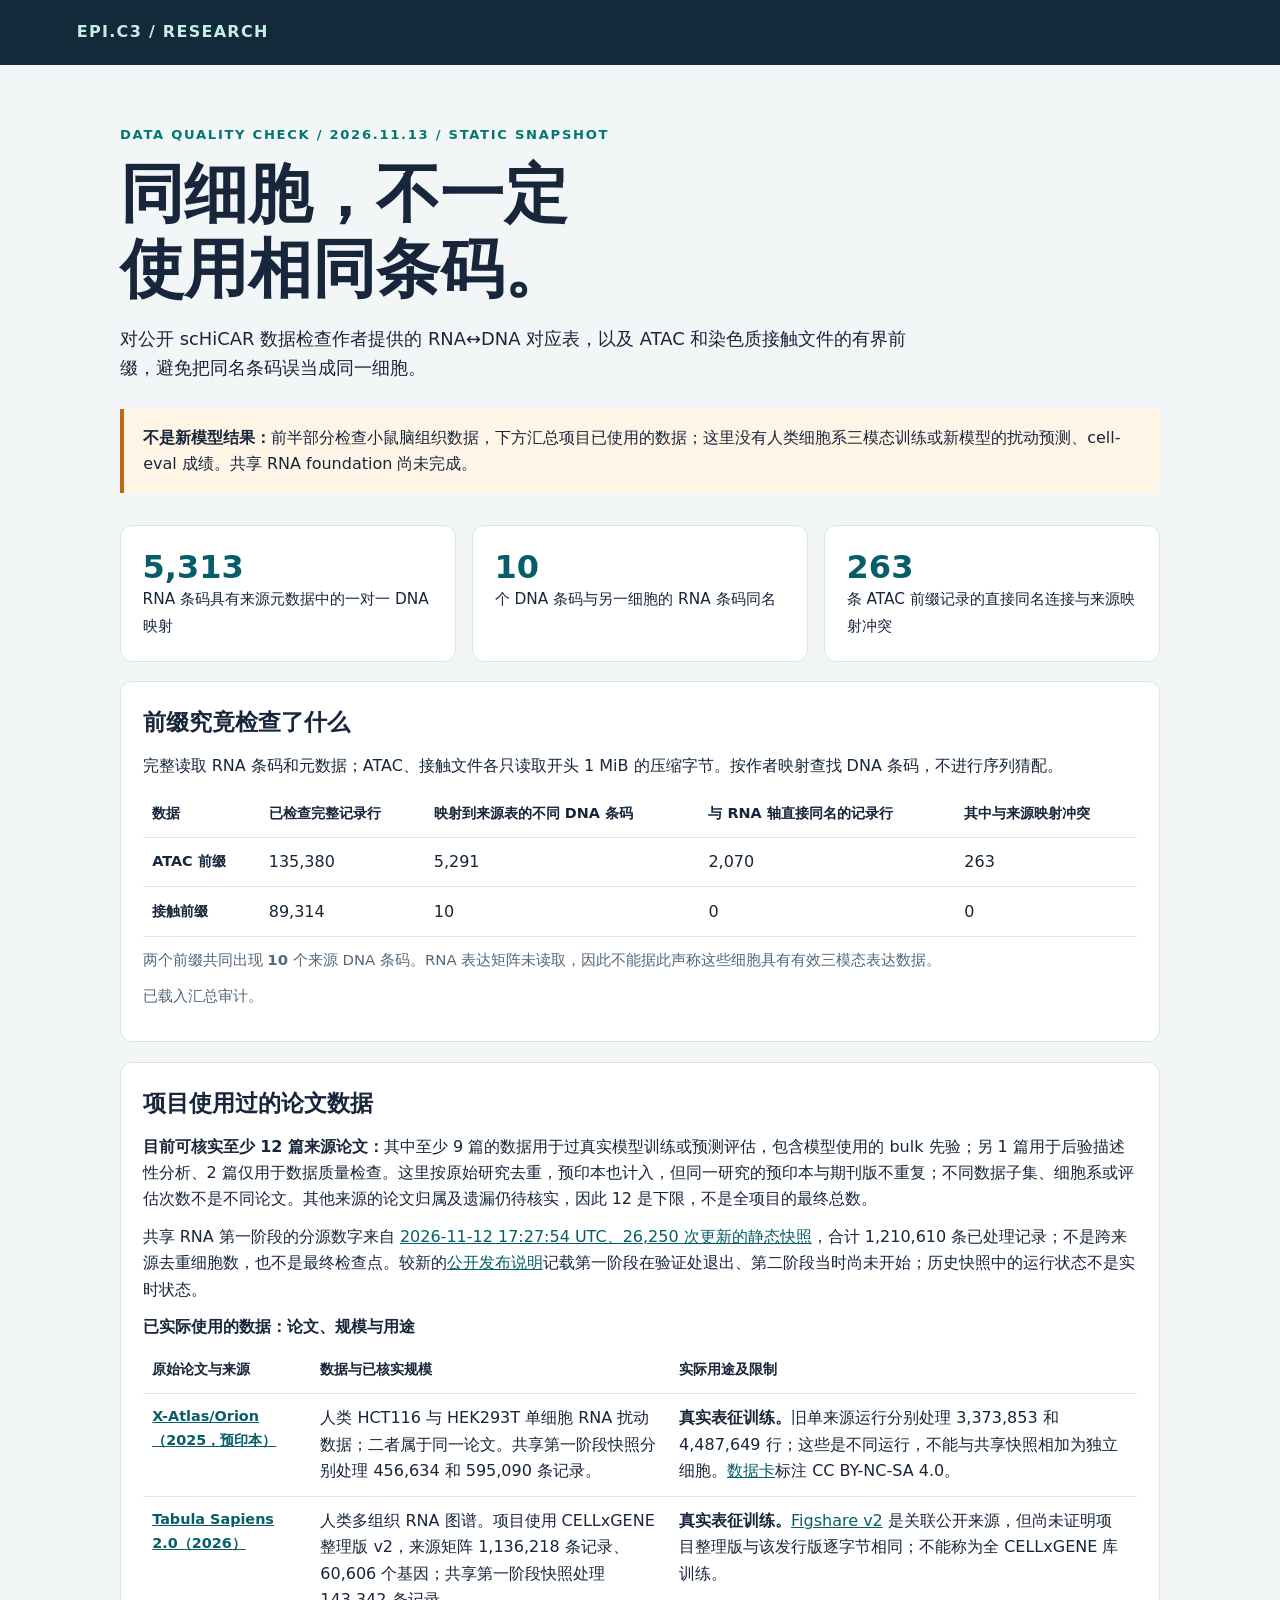
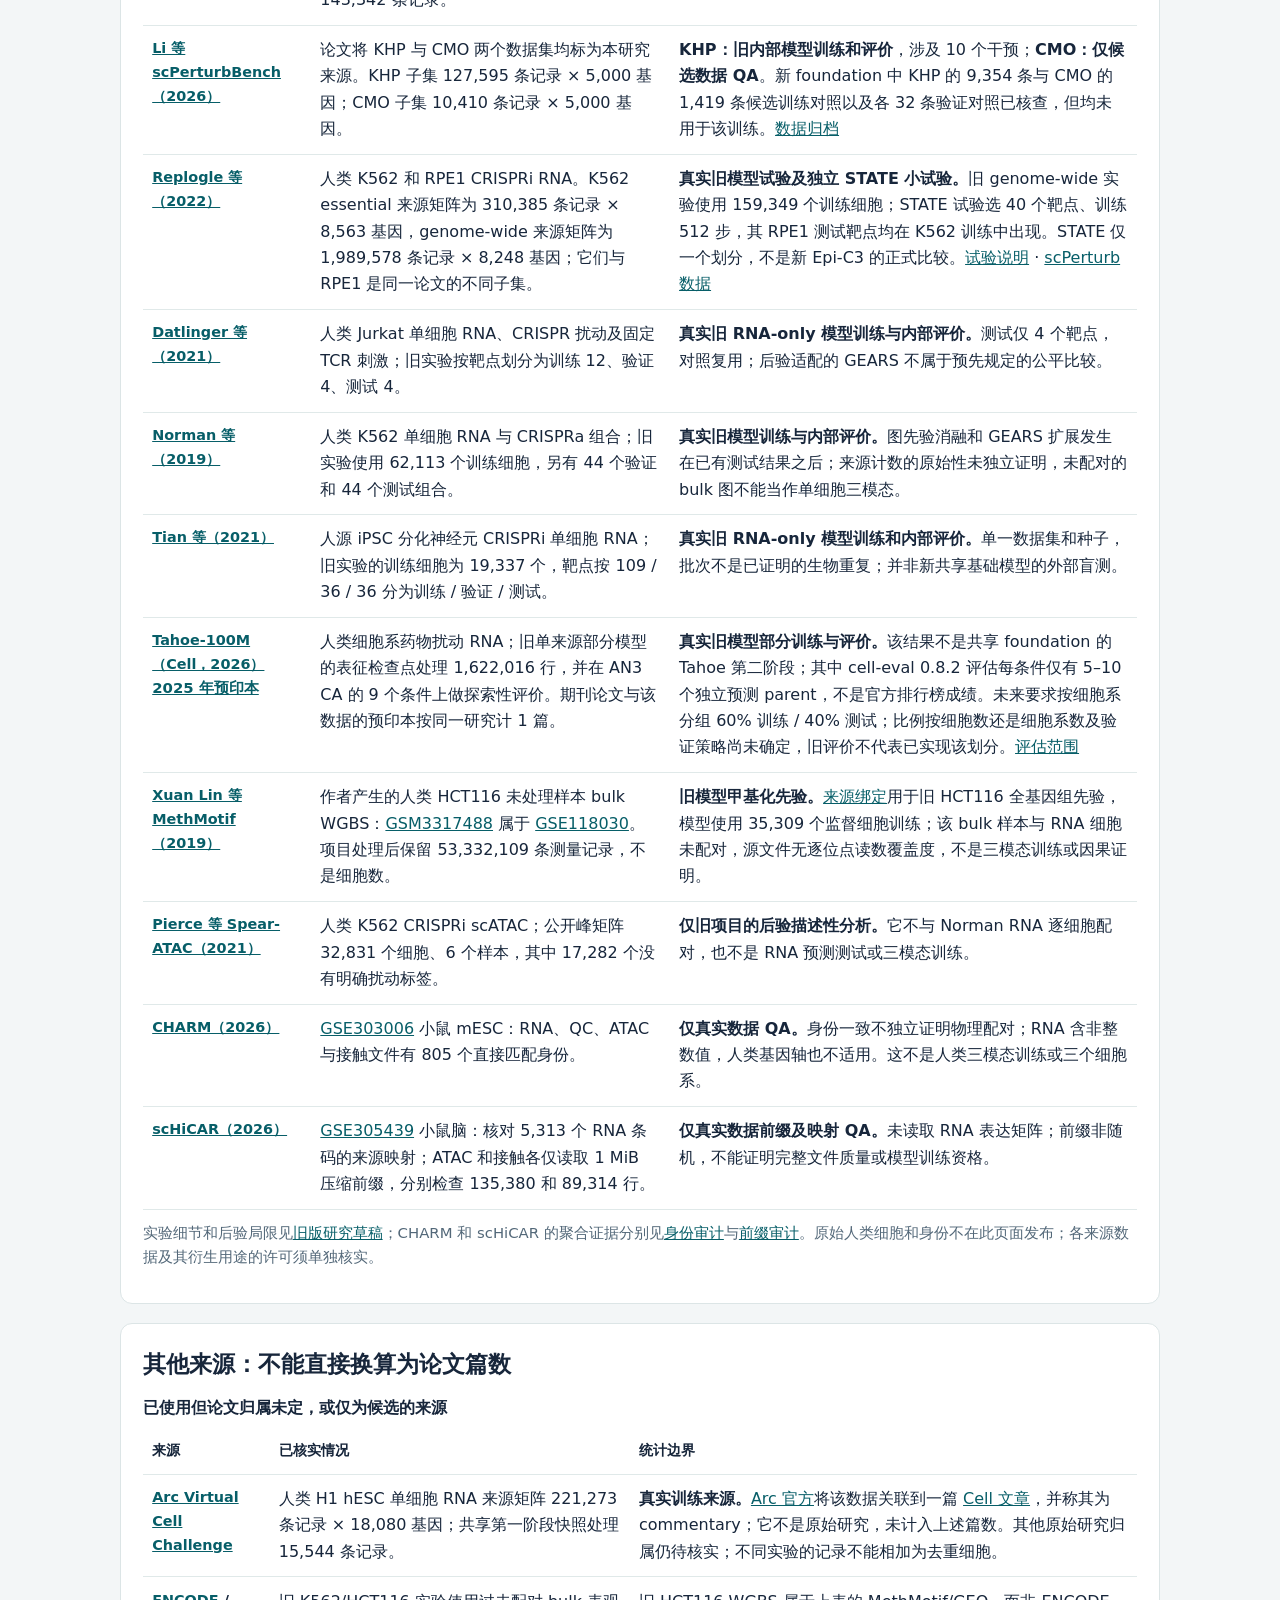
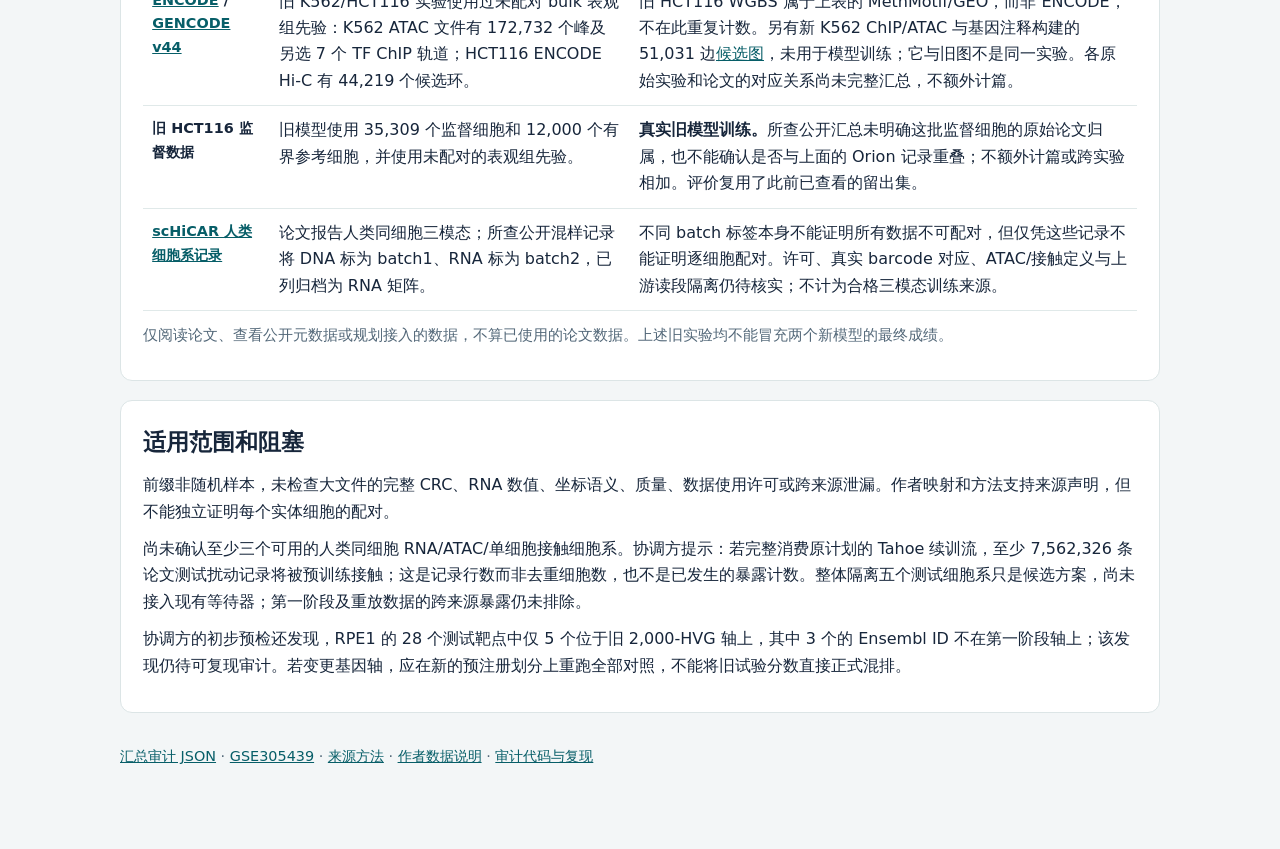
<file: docs/trimodal/2026-11-13-data-qa-v1/index.html>
<!doctype html>
<html lang="zh-CN">
<head>
  <meta charset="utf-8">
  <meta name="viewport" content="width=device-width, initial-scale=1">
  <meta name="description" content="scHiCAR 配对数据检查和项目论文数据来源统计，区分旧实验、数据核查及模型状态。">
  <title>Epi-C3 | 同细胞数据检查与来源统计</title>
  <style>
    :root { color-scheme: light; font-family: system-ui, sans-serif; color: #17263b; background: #f3f6f7; }
    * { box-sizing: border-box; }
    body { margin: 0; line-height: 1.65; }
    a { color: #075e68; }
    header { background: #122a3a; color: #fff; padding: 1.2rem max(6vw, 1.25rem); }
    header a { color: #c4eee5; font-weight: 700; text-decoration: none; letter-spacing: .08em; }
    main { max-width: 1080px; margin: auto; padding: 3rem 1.25rem 5rem; }
    .eyebrow { color: #00786f; font-size: .82rem; font-weight: 750; letter-spacing: .13em; }
    h1 { max-width: 800px; margin: .4rem 0 1rem; font-size: clamp(2.15rem, 5vw, 4rem); line-height: 1.18; }
    h2 { margin: 0 0 .7rem; font-size: 1.45rem; }
    p { margin: .7rem 0; }
    .lead { max-width: 790px; font-size: 1.12rem; }
    .notice { margin: 1.6rem 0 2rem; padding: 1rem 1.2rem; border-left: 4px solid #bc6a18; background: #fff5e6; }
    .cards { display: grid; grid-template-columns: repeat(3, 1fr); gap: 1rem; }
    .card, section.panel { background: white; border: 1px solid #dce5e6; border-radius: 12px; padding: 1.35rem; }
    .card strong { display: block; color: #075e68; font-size: 2rem; line-height: 1.2; }
    .card span { font-size: .96rem; }
    section.panel { margin-top: 1.2rem; }
    .table-wrap { overflow-x: auto; }
    table { width: 100%; border-collapse: collapse; text-align: left; }
    th, td { padding: .7rem .6rem; border-bottom: 1px solid #e0e9e9; }
    th { font-size: .9rem; }
    .source-table { min-width: 760px; }
    .source-table th, .source-table td { vertical-align: top; }
    .source-table caption { text-align: left; font-weight: 700; margin-bottom: .4rem; }
    .muted { color: #536879; font-size: .93rem; }
    .error { color: #a63224; font-weight: 650; }
    footer { margin-top: 2rem; color: #536879; font-size: .9rem; }
    @media (max-width: 680px) { .cards { grid-template-columns: 1fr; } main { padding-top: 2rem; } }
  </style>
  <script defer>
    async function loadAudit() {
      try {
        const response = await fetch("audit.json");
        if (!response.ok) throw new Error("HTTP " + response.status);
        const audit = await response.json();
        if (audit.format !== "epi-c3-schicar-source-prefix-qa-v1" ||
            audit.model_result !== false || audit.final_human_cell_line_training_ready !== false) {
          throw new Error("审计文件格式或范围不匹配");
        }
        for (const element of document.querySelectorAll("[data-value]")) {
          const value = element.dataset.value.split(".").reduce((item, key) => item?.[key], audit);
          if (!Number.isSafeInteger(value) || value < 0) throw new Error("审计数值缺失");
          element.textContent = value.toLocaleString("zh-CN");
        }
        document.getElementById("load-status").textContent = "已载入汇总审计。";
      } catch (error) {
        document.getElementById("load-status").textContent = "汇总数据载入失败，请打开下方 JSON 查看。";
        document.getElementById("load-status").className = "error";
        console.error(error);
      }
    }
    document.addEventListener("DOMContentLoaded", loadAudit);
  </script>
</head>
<body>
  <header><a href="../../">EPI.C3 / RESEARCH</a></header>
  <main>
    <p class="eyebrow">DATA QUALITY CHECK / 2026.11.13 / STATIC SNAPSHOT</p>
    <h1>同细胞，不一定<br>使用相同条码。</h1>
    <p class="lead">对公开 scHiCAR 数据检查作者提供的 RNA↔DNA 对应表，以及 ATAC 和染色质接触文件的有界前缀，避免把同名条码误当成同一细胞。</p>
    <div class="notice"><strong>不是新模型结果：</strong>前半部分检查小鼠脑组织数据，下方汇总项目已使用的数据；这里没有人类细胞系三模态训练或新模型的扰动预测、cell-eval 成绩。共享 RNA foundation 尚未完成。</div>
    <div class="cards">
      <article class="card"><strong data-value="source_pairing_map.rna_axis_cells">—</strong><span>RNA 条码具有来源元数据中的一对一 DNA 映射</span></article>
      <article class="card"><strong data-value="source_pairing_map.dna_barcodes_equal_to_another_cells_rna_barcode">—</strong><span>个 DNA 条码与另一细胞的 RNA 条码同名</span></article>
      <article class="card"><strong data-value="assay_prefixes.atac.direct_rna_matches_conflicting_with_source_map">—</strong><span>条 ATAC 前缀记录的直接同名连接与来源映射冲突</span></article>
    </div>
    <section class="panel">
      <h2>前缀究竟检查了什么</h2>
      <p>完整读取 RNA 条码和元数据；ATAC、接触文件各只读取开头 1 MiB 的压缩字节。按作者映射查找 DNA 条码，不进行序列猜配。</p>
      <div class="table-wrap">
        <table>
          <thead><tr><th scope="col">数据</th><th scope="col">已检查完整记录行</th><th scope="col">映射到来源表的不同 DNA 条码</th><th scope="col">与 RNA 轴直接同名的记录行</th><th scope="col">其中与来源映射冲突</th></tr></thead>
          <tbody>
            <tr><th scope="row">ATAC 前缀</th><td data-value="assay_prefixes.atac.complete_rows_examined">—</td><td data-value="assay_prefixes.atac.unique_mapped_dna_barcodes">—</td><td data-value="assay_prefixes.atac.rows_matching_rna_axis_directly">—</td><td data-value="assay_prefixes.atac.direct_rna_matches_conflicting_with_source_map">—</td></tr>
            <tr><th scope="row">接触前缀</th><td data-value="assay_prefixes.contacts.complete_rows_examined">—</td><td data-value="assay_prefixes.contacts.unique_mapped_dna_barcodes">—</td><td data-value="assay_prefixes.contacts.rows_matching_rna_axis_directly">—</td><td data-value="assay_prefixes.contacts.direct_rna_matches_conflicting_with_source_map">—</td></tr>
          </tbody>
        </table>
      </div>
      <p class="muted">两个前缀共同出现 <strong data-value="mapped_dna_cells_seen_in_both_assay_prefixes">—</strong> 个来源 DNA 条码。RNA 表达矩阵未读取，因此不能据此声称这些细胞具有有效三模态表达数据。</p>
      <p id="load-status" class="muted" role="status">正在读取汇总审计。</p>
      <noscript><p>此页面需要 JavaScript 显示汇总数字；可直接查看下方 JSON。</p></noscript>
    </section>
    <section class="panel" id="research-data-inventory">
      <h2>项目使用过的论文数据</h2>
      <p><strong>目前可核实至少 12 篇来源论文：</strong>其中至少 9 篇的数据用于过真实模型训练或预测评估，包含模型使用的 bulk 先验；另 1 篇用于后验描述性分析、2 篇仅用于数据质量检查。这里按原始研究去重，预印本也计入，但同一研究的预印本与期刊版不重复；不同数据子集、细胞系或评估次数不是不同论文。其他来源的论文归属及遗漏仍待核实，因此 12 是下限，不是全项目的最终总数。</p>
      <p>共享 RNA 第一阶段的分源数字来自 <a href="../../dashboard/2026-11-12-v22/evidence/foundation-and-grn-v1/foundation-state.json">2026-11-12 17:27:54 UTC、26,250 次更新的静态快照</a>，合计 1,210,610 条已处理记录；不是跨来源去重细胞数，也不是最终检查点。较新的<a href="https://github.com/kainblue100/Epi-C3/tree/main/releases/2026-11-13-grn-encode-v1">公开发布说明</a>记载第一阶段在验证处退出、第二阶段当时尚未开始；历史快照中的运行状态不是实时状态。</p>
      <div class="table-wrap">
        <table class="source-table">
          <caption>已实际使用的数据：论文、规模与用途</caption>
          <thead><tr><th scope="col">原始论文与来源</th><th scope="col">数据与已核实规模</th><th scope="col">实际用途及限制</th></tr></thead>
          <tbody>
            <tr>
              <th scope="row"><a href="https://doi.org/10.1101/2025.06.11.659105">X-Atlas/Orion（2025，预印本）</a></th>
              <td>人类 HCT116 与 HEK293T 单细胞 RNA 扰动数据；二者属于同一论文。共享第一阶段快照分别处理 456,634 和 595,090 条记录。</td>
              <td><strong>真实表征训练。</strong>旧单来源运行分别处理 3,373,853 和 4,487,649 行；这些是不同运行，不能与共享快照相加为独立细胞。<a href="https://huggingface.co/datasets/Xaira-Therapeutics/X-Atlas-Orion">数据卡</a>标注 CC BY-NC-SA 4.0。</td>
            </tr>
            <tr>
              <th scope="row"><a href="https://doi.org/10.1016/j.cell.2026.08.010">Tabula Sapiens 2.0（2026）</a></th>
              <td>人类多组织 RNA 图谱。项目使用 CELLxGENE 整理版 v2，来源矩阵 1,136,218 条记录、60,606 个基因；共享第一阶段快照处理 143,342 条记录。</td>
              <td><strong>真实表征训练。</strong><a href="https://doi.org/10.6084/m9.figshare.27921984.v1">Figshare v2</a> 是关联公开来源，但尚未证明项目整理版与该发行版逐字节相同；不能称为全 CELLxGENE 库训练。</td>
            </tr>
            <tr>
              <th scope="row"><a href="https://doi.org/10.1126/sciadv.aed3414">Li 等 scPerturbBench（2026）</a></th>
              <td>论文将 KHP 与 CMO 两个数据集均标为本研究来源。KHP 子集 127,595 条记录 × 5,000 基因；CMO 子集 10,410 条记录 × 5,000 基因。</td>
              <td><strong>KHP：旧内部模型训练和评价</strong>，涉及 10 个干预；<strong>CMO：仅候选数据 QA</strong>。新 foundation 中 KHP 的 9,354 条与 CMO 的 1,419 条候选训练对照以及各 32 条验证对照已核查，但均未用于该训练。<a href="https://doi.org/10.5281/zenodo.20823660">数据归档</a></td>
            </tr>
            <tr>
              <th scope="row"><a href="https://doi.org/10.1016/j.cell.2022.05.013">Replogle 等（2022）</a></th>
              <td>人类 K562 和 RPE1 CRISPRi RNA。K562 essential 来源矩阵为 310,385 条记录 × 8,563 基因，genome-wide 来源矩阵为 1,989,578 条记录 × 8,248 基因；它们与 RPE1 是同一论文的不同子集。</td>
              <td><strong>真实旧模型试验及独立 STATE 小试验。</strong>旧 genome-wide 实验使用 159,349 个训练细胞；STATE 试验选 40 个靶点、训练 512 步，其 RPE1 测试靶点均在 K562 训练中出现。STATE 仅一个划分，不是新 Epi-C3 的正式比较。<a href="https://github.com/kainblue100/Epi-C3/tree/main/releases/2026-11-13-state-pilot-v1">试验说明</a> · <a href="https://doi.org/10.5281/zenodo.7041849">scPerturb 数据</a></td>
            </tr>
            <tr>
              <th scope="row"><a href="https://doi.org/10.1038/s41592-021-01153-z">Datlinger 等（2021）</a></th>
              <td>人类 Jurkat 单细胞 RNA、CRISPR 扰动及固定 TCR 刺激；旧实验按靶点划分为训练 12、验证 4、测试 4。</td>
              <td><strong>真实旧 RNA-only 模型训练与内部评价。</strong>测试仅 4 个靶点，对照复用；后验适配的 GEARS 不属于预先规定的公平比较。</td>
            </tr>
            <tr>
              <th scope="row"><a href="https://doi.org/10.1126/science.aax4438">Norman 等（2019）</a></th>
              <td>人类 K562 单细胞 RNA 与 CRISPRa 组合；旧实验使用 62,113 个训练细胞，另有 44 个验证和 44 个测试组合。</td>
              <td><strong>真实旧模型训练与内部评价。</strong>图先验消融和 GEARS 扩展发生在已有测试结果之后；来源计数的原始性未独立证明，未配对的 bulk 图不能当作单细胞三模态。</td>
            </tr>
            <tr>
              <th scope="row"><a href="https://doi.org/10.1038/s41593-021-00862-0">Tian 等（2021）</a></th>
              <td>人源 iPSC 分化神经元 CRISPRi 单细胞 RNA；旧实验的训练细胞为 19,337 个，靶点按 109 / 36 / 36 分为训练 / 验证 / 测试。</td>
              <td><strong>真实旧 RNA-only 模型训练和内部评价。</strong>单一数据集和种子，批次不是已证明的生物重复；并非新共享基础模型的外部盲测。</td>
            </tr>
            <tr>
              <th scope="row"><a href="https://doi.org/10.1016/j.cell.2026.08.035">Tahoe-100M（Cell，2026）</a><br><span class="muted"><a href="https://doi.org/10.1101/2025.02.20.639398">2025 年预印本</a></span></th>
              <td>人类细胞系药物扰动 RNA；旧单来源部分模型的表征检查点处理 1,622,016 行，并在 AN3 CA 的 9 个条件上做探索性评价。期刊论文与该数据的预印本按同一研究计 1 篇。</td>
              <td><strong>真实旧模型部分训练与评价。</strong>该结果不是共享 foundation 的 Tahoe 第二阶段；其中 cell-eval 0.8.2 评估每条件仅有 5–10 个独立预测 parent，不是官方排行榜成绩。未来要求按细胞系分组 60% 训练 / 40% 测试；比例按细胞数还是细胞系数及验证策略尚未确定，旧评价不代表已实现该划分。<a href="../../dashboard/2026-11-12-v22/evidence/foundation-and-grn-v1/cell-eval-summary.json">评估范围</a></td>
            </tr>
            <tr>
              <th scope="row"><a href="https://doi.org/10.1093/nar/gky1005">Xuan Lin 等 MethMotif（2019）</a></th>
              <td>作者产生的人类 HCT116 未处理样本 bulk WGBS：<a href="https://www.ncbi.nlm.nih.gov/geo/query/acc.cgi?acc=GSM3317488">GSM3317488</a> 属于 <a href="https://www.ncbi.nlm.nih.gov/geo/query/acc.cgi?acc=GSE118030">GSE118030</a>。项目处理后保留 53,332,109 条测量记录，不是细胞数。</td>
              <td><strong>旧模型甲基化先验。</strong><a href="https://github.com/kainblue100/Epi-C3/blob/main/scripts/make-hct116-matched-spec.py">来源绑定</a>用于旧 HCT116 全基因组先验，模型使用 35,309 个监督细胞训练；该 bulk 样本与 RNA 细胞未配对，源文件无逐位点读数覆盖度，不是三模态训练或因果证明。</td>
            </tr>
            <tr>
              <th scope="row"><a href="https://doi.org/10.1038/s41467-021-23213-w">Pierce 等 Spear-ATAC（2021）</a></th>
              <td>人类 K562 CRISPRi scATAC；公开峰矩阵 32,831 个细胞、6 个样本，其中 17,282 个没有明确扰动标签。</td>
              <td><strong>仅旧项目的后验描述性分析。</strong>它不与 Norman RNA 逐细胞配对，也不是 RNA 预测测试或三模态训练。</td>
            </tr>
            <tr>
              <th scope="row"><a href="https://doi.org/10.1038/s41586-026-10322-z">CHARM（2026）</a></th>
              <td><a href="https://www.ncbi.nlm.nih.gov/geo/query/acc.cgi?acc=GSE303006">GSE303006</a> 小鼠 mESC：RNA、QC、ATAC 与接触文件有 805 个直接匹配身份。</td>
              <td><strong>仅真实数据 QA。</strong>身份一致不独立证明物理配对；RNA 含非整数值，人类基因轴也不适用。这不是人类三模态训练或三个细胞系。</td>
            </tr>
            <tr>
              <th scope="row"><a href="https://doi.org/10.1038/s41587-026-03013-7">scHiCAR（2026）</a></th>
              <td><a href="https://www.ncbi.nlm.nih.gov/geo/query/acc.cgi?acc=GSE305439">GSE305439</a> 小鼠脑：核对 5,313 个 RNA 条码的来源映射；ATAC 和接触各仅读取 1 MiB 压缩前缀，分别检查 135,380 和 89,314 行。</td>
              <td><strong>仅真实数据前缀及映射 QA。</strong>未读取 RNA 表达矩阵；前缀非随机，不能证明完整文件质量或模型训练资格。</td>
            </tr>
          </tbody>
        </table>
      </div>
      <p class="muted">实验细节和后验局限见<a href="https://github.com/kainblue100/Epi-C3/blob/main/docs/dashboard/2026-11-12-v22/manuscripts/epi-c3-manuscript-draft-v30.md">旧版研究草稿</a>；CHARM 和 scHiCAR 的聚合证据分别见<a href="../../dashboard/2026-11-12-v22/evidence/foundation-and-grn-v1/charm-mesc-trimodal-audit.json">身份审计</a>与<a href="audit.json">前缀审计</a>。原始人类细胞和身份不在此页面发布；各来源数据及其衍生用途的许可须单独核实。</p>
    </section>
    <section class="panel">
      <h2>其他来源：不能直接换算为论文篇数</h2>
      <div class="table-wrap">
        <table class="source-table">
          <caption>已使用但论文归属未定，或仅为候选的来源</caption>
          <thead><tr><th scope="col">来源</th><th scope="col">已核实情况</th><th scope="col">统计边界</th></tr></thead>
          <tbody>
            <tr>
              <th scope="row"><a href="https://huggingface.co/datasets/cyrilzakka/arc-institute-virtual-cell-dataset">Arc Virtual Cell Challenge</a></th>
              <td>人类 H1 hESC 单细胞 RNA 来源矩阵 221,273 条记录 × 18,080 基因；共享第一阶段快照处理 15,544 条记录。</td>
              <td><strong>真实训练来源。</strong><a href="https://arcinstitute.org/tools/virtualcellatlas">Arc 官方</a>将该数据关联到一篇 <a href="https://doi.org/10.1016/j.cell.2025.06.008">Cell 文章</a>，并称其为 commentary；它不是原始研究，未计入上述篇数。其他原始研究归属仍待核实；不同实验的记录不能相加为去重细胞。</td>
            </tr>
            <tr>
              <th scope="row"><a href="https://www.encodeproject.org/">ENCODE</a> / <a href="https://www.gencodegenes.org/human/release_44.html">GENCODE v44</a></th>
              <td>旧 K562/HCT116 实验使用过未配对 bulk 表观组先验：K562 ATAC 文件有 172,732 个峰及另选 7 个 TF ChIP 轨道；HCT116 ENCODE Hi-C 有 44,219 个候选环。</td>
              <td>旧 HCT116 WGBS 属于上表的 MethMotif/GEO，而非 ENCODE，不在此重复计数。另有新 K562 ChIP/ATAC 与基因注释构建的 51,031 边<a href="https://github.com/kainblue100/Epi-C3/tree/main/releases/2026-11-13-grn-encode-v1">候选图</a>，未用于模型训练；它与旧图不是同一实验。各原始实验和论文的对应关系尚未完整汇总，不额外计篇。</td>
            </tr>
            <tr>
              <th scope="row">旧 HCT116 监督数据</th>
              <td>旧模型使用 35,309 个监督细胞和 12,000 个有界参考细胞，并使用未配对的表观组先验。</td>
              <td><strong>真实旧模型训练。</strong>所查公开汇总未明确这批监督细胞的原始论文归属，也不能确认是否与上面的 Orion 记录重叠；不额外计篇或跨实验相加。评价复用了此前已查看的留出集。</td>
            </tr>
            <tr>
              <th scope="row"><a href="https://www.ncbi.nlm.nih.gov/geo/query/acc.cgi?acc=GSE267117">scHiCAR 人类细胞系记录</a></th>
              <td>论文报告人类同细胞三模态；所查公开混样记录将 DNA 标为 batch1、RNA 标为 batch2，已列归档为 RNA 矩阵。</td>
              <td>不同 batch 标签本身不能证明所有数据不可配对，但仅凭这些记录不能证明逐细胞配对。许可、真实 barcode 对应、ATAC/接触定义与上游读段隔离仍待核实；不计为合格三模态训练来源。</td>
            </tr>
          </tbody>
        </table>
      </div>
      <p class="muted">仅阅读论文、查看公开元数据或规划接入的数据，不算已使用的论文数据。上述旧实验均不能冒充两个新模型的最终成绩。</p>
    </section>
    <section class="panel">
      <h2>适用范围和阻塞</h2>
      <p>前缀非随机样本，未检查大文件的完整 CRC、RNA 数值、坐标语义、质量、数据使用许可或跨来源泄漏。作者映射和方法支持来源声明，但不能独立证明每个实体细胞的配对。</p>
      <p>尚未确认至少三个可用的人类同细胞 RNA/ATAC/单细胞接触细胞系。协调方提示：若完整消费原计划的 Tahoe 续训流，至少 7,562,326 条论文测试扰动记录将被预训练接触；这是记录行数而非去重细胞数，也不是已发生的暴露计数。整体隔离五个测试细胞系只是候选方案，尚未接入现有等待器；第一阶段及重放数据的跨来源暴露仍未排除。</p>
      <p>协调方的初步预检还发现，RPE1 的 28 个测试靶点中仅 5 个位于旧 2,000-HVG 轴上，其中 3 个的 Ensembl ID 不在第一阶段轴上；该发现仍待可复现审计。若变更基因轴，应在新的预注册划分上重跑全部对照，不能将旧试验分数直接正式混排。</p>
    </section>
    <footer>
      <a href="audit.json">汇总审计 JSON</a> ·
      <a href="https://www.ncbi.nlm.nih.gov/geo/query/acc.cgi?acc=GSE305439">GSE305439</a> ·
      <a href="https://www.ncbi.nlm.nih.gov/geo/query/acc.cgi?acc=GSM9177145">来源方法</a> ·
      <a href="https://github.com/DiaoLab/scHiCAR/blob/2ece10efca321d73e21046e9c8426c0b2d3c1f3e/GEO_datasets.md">作者数据说明</a> ·
      <a href="https://github.com/kainblue100/Epi-C3/tree/main/releases/2026-11-13-trimodal-data-qa-v1">审计代码与复现</a>
    </footer>
  </main>
</body>
</html>
</file>
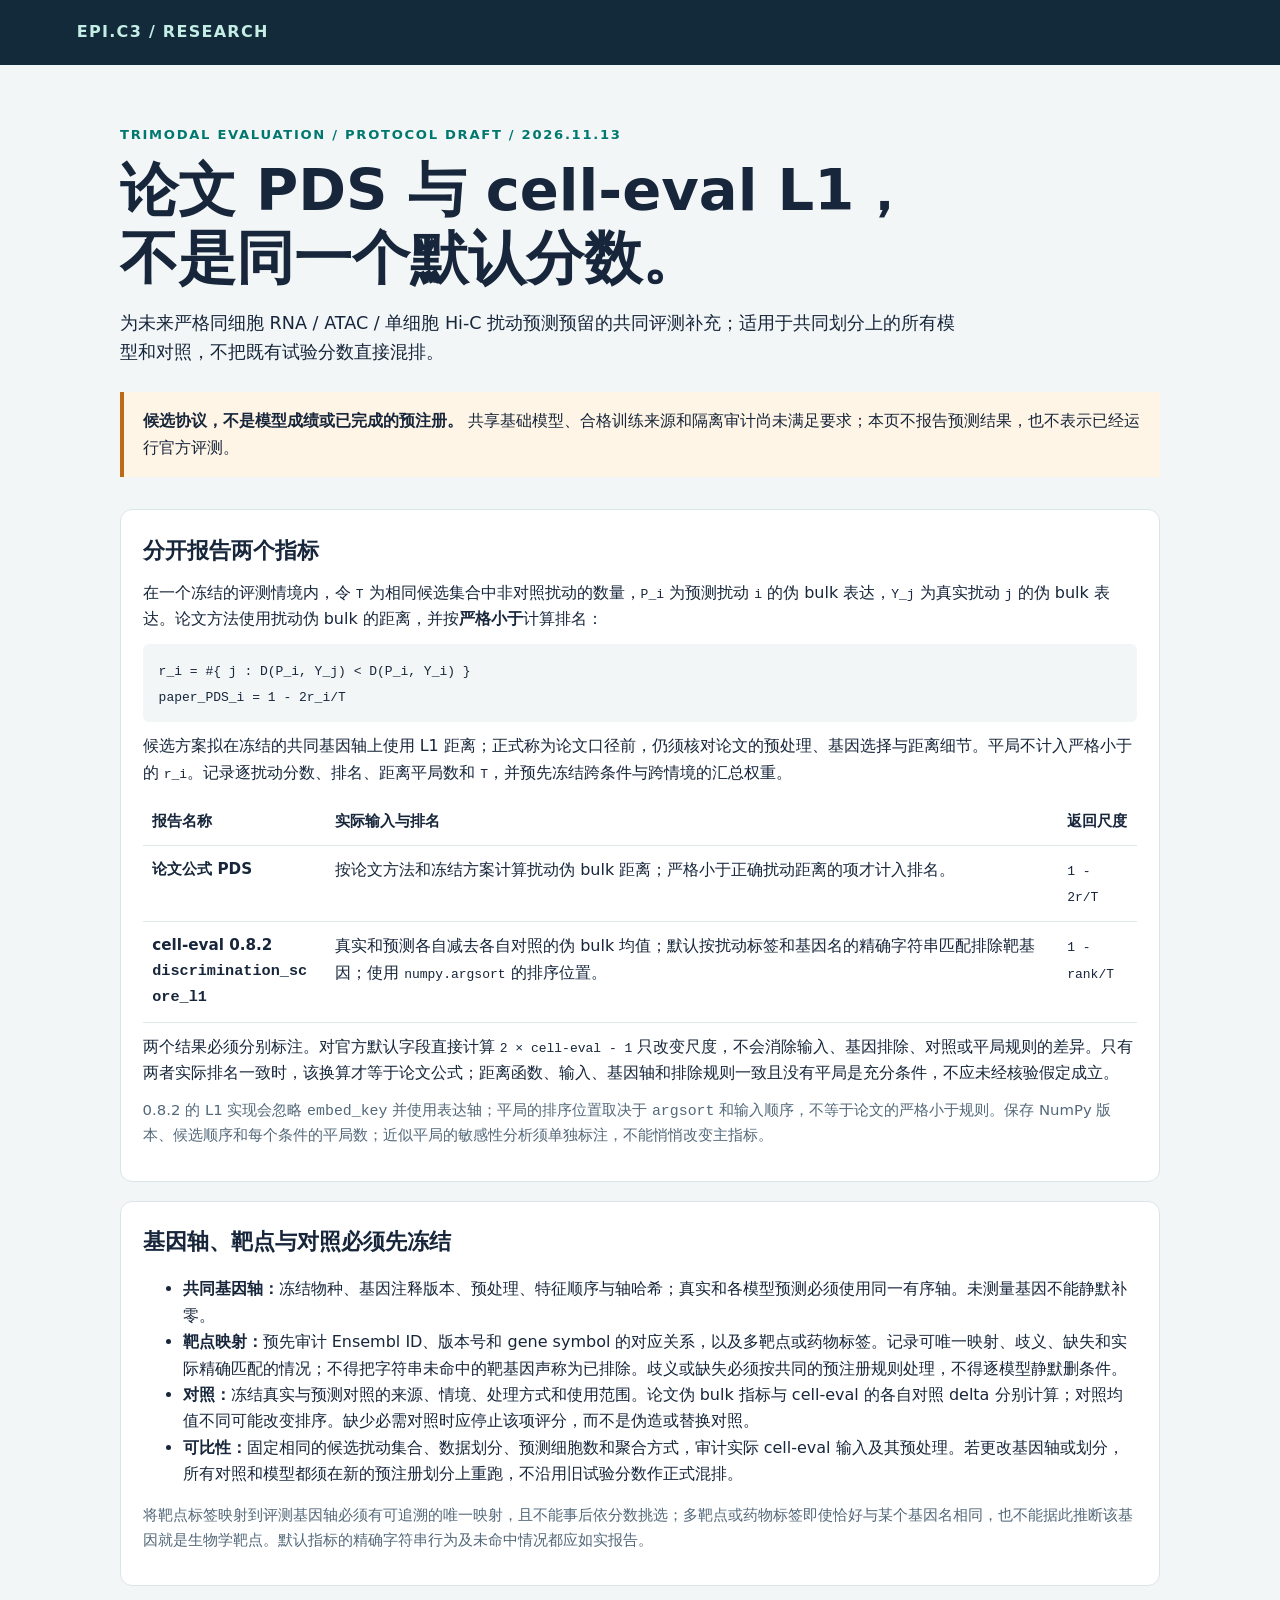
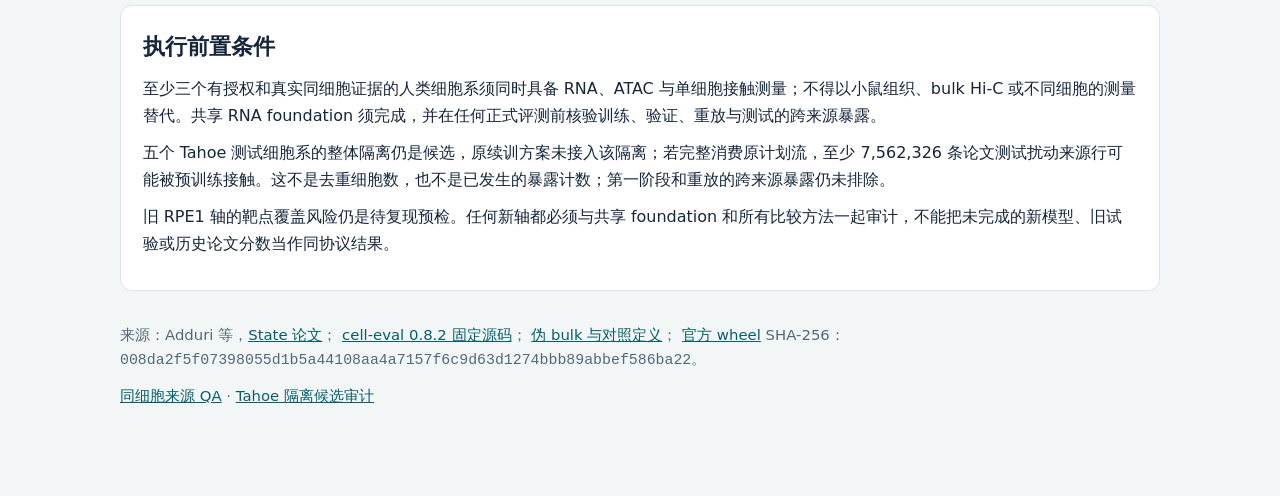
<file: docs/trimodal/2026-11-13-evaluation-protocol-v1/index.html>
<!doctype html>
<html lang="zh-CN">
<head>
  <meta charset="utf-8">
  <meta name="viewport" content="width=device-width, initial-scale=1">
  <meta name="description" content="未来同细胞三模态评测的区分度指标协议草案，区分论文 PDS 与官方 cell-eval 默认字段。">
  <title>Epi-C3 | 三模态评测指标协议草案</title>
  <style>
    :root { color-scheme: light; font-family: system-ui, sans-serif; color: #17263b; background: #f3f6f7; }
    * { box-sizing: border-box; }
    body { margin: 0; line-height: 1.65; }
    a { color: #075e68; }
    header { background: #122a3a; color: #fff; padding: 1.2rem max(6vw, 1.25rem); }
    header a { color: #c4eee5; font-weight: 700; text-decoration: none; letter-spacing: .08em; }
    main { max-width: 1080px; margin: auto; padding: 3rem 1.25rem 5rem; }
    .eyebrow { color: #00786f; font-size: .82rem; font-weight: 750; letter-spacing: .13em; }
    h1 { max-width: 850px; margin: .4rem 0 1rem; font-size: clamp(2rem, 5vw, 3.6rem); line-height: 1.18; }
    h2 { margin: 0 0 .7rem; font-size: 1.4rem; }
    p { margin: .7rem 0; }
    .lead { max-width: 850px; font-size: 1.1rem; }
    .notice { margin: 1.6rem 0 2rem; padding: 1rem 1.2rem; border-left: 4px solid #bc6a18; background: #fff5e6; }
    section { margin-top: 1.2rem; padding: 1.35rem; background: #fff; border: 1px solid #dce5e6; border-radius: 12px; }
    .table-wrap { overflow-x: auto; }
    table { width: 100%; border-collapse: collapse; text-align: left; }
    th, td { padding: .7rem .6rem; border-bottom: 1px solid #e0e9e9; vertical-align: top; }
    th { font-size: .95rem; }
    code { overflow-wrap: anywhere; }
    .formula { padding: .8rem 1rem; background: #f3f6f7; border-radius: 6px; }
    .muted, footer { color: #536879; font-size: .93rem; }
    footer { margin-top: 2rem; }
    @media (max-width: 680px) { main { padding-top: 2rem; } }
  </style>
</head>
<body>
  <header><a href="../../">EPI.C3 / RESEARCH</a></header>
  <main>
    <p class="eyebrow">TRIMODAL EVALUATION / PROTOCOL DRAFT / 2026.11.13</p>
    <h1>论文 PDS 与 cell-eval L1，不是同一个默认分数。</h1>
    <p class="lead">为未来严格同细胞 RNA / ATAC / 单细胞 Hi-C 扰动预测预留的共同评测补充；适用于共同划分上的所有模型和对照，不把既有试验分数直接混排。</p>
    <div class="notice"><strong>候选协议，不是模型成绩或已完成的预注册。</strong> 共享基础模型、合格训练来源和隔离审计尚未满足要求；本页不报告预测结果，也不表示已经运行官方评测。</div>

    <section>
      <h2>分开报告两个指标</h2>
      <p>在一个冻结的评测情境内，令 <code>T</code> 为相同候选集合中非对照扰动的数量，<code>P_i</code> 为预测扰动 <code>i</code> 的伪 bulk 表达，<code>Y_j</code> 为真实扰动 <code>j</code> 的伪 bulk 表达。论文方法使用扰动伪 bulk 的距离，并按<strong>严格小于</strong>计算排名：</p>
      <p class="formula"><code>r_i = #{ j : D(P_i, Y_j) &lt; D(P_i, Y_i) }</code><br>
      <code>paper_PDS_i = 1 - 2r_i/T</code></p>
      <p>候选方案拟在冻结的共同基因轴上使用 L1 距离；正式称为论文口径前，仍须核对论文的预处理、基因选择与距离细节。平局不计入严格小于的 <code>r_i</code>。记录逐扰动分数、排名、距离平局数和 <code>T</code>，并预先冻结跨条件与跨情境的汇总权重。</p>
      <div class="table-wrap">
        <table>
          <thead><tr><th scope="col">报告名称</th><th scope="col">实际输入与排名</th><th scope="col">返回尺度</th></tr></thead>
          <tbody>
            <tr><th scope="row">论文公式 PDS</th><td>按论文方法和冻结方案计算扰动伪 bulk 距离；严格小于正确扰动距离的项才计入排名。</td><td><code>1 - 2r/T</code></td></tr>
            <tr><th scope="row">cell-eval 0.8.2<br><code>discrimination_score_l1</code></th><td>真实和预测各自减去各自对照的伪 bulk 均值；默认按扰动标签和基因名的精确字符串匹配排除靶基因；使用 <code>numpy.argsort</code> 的排序位置。</td><td><code>1 - rank/T</code></td></tr>
          </tbody>
        </table>
      </div>
      <p>两个结果必须分别标注。对官方默认字段直接计算 <code>2 × cell-eval - 1</code> 只改变尺度，不会消除输入、基因排除、对照或平局规则的差异。只有两者实际排名一致时，该换算才等于论文公式；距离函数、输入、基因轴和排除规则一致且没有平局是充分条件，不应未经核验假定成立。</p>
      <p class="muted">0.8.2 的 L1 实现会忽略 <code>embed_key</code> 并使用表达轴；平局的排序位置取决于 <code>argsort</code> 和输入顺序，不等于论文的严格小于规则。保存 NumPy 版本、候选顺序和每个条件的平局数；近似平局的敏感性分析须单独标注，不能悄悄改变主指标。</p>
    </section>

    <section>
      <h2>基因轴、靶点与对照必须先冻结</h2>
      <ul>
        <li><strong>共同基因轴：</strong>冻结物种、基因注释版本、预处理、特征顺序与轴哈希；真实和各模型预测必须使用同一有序轴。未测量基因不能静默补零。</li>
        <li><strong>靶点映射：</strong>预先审计 Ensembl ID、版本号和 gene symbol 的对应关系，以及多靶点或药物标签。记录可唯一映射、歧义、缺失和实际精确匹配的情况；不得把字符串未命中的靶基因声称为已排除。歧义或缺失必须按共同的预注册规则处理，不得逐模型静默删条件。</li>
        <li><strong>对照：</strong>冻结真实与预测对照的来源、情境、处理方式和使用范围。论文伪 bulk 指标与 cell-eval 的各自对照 delta 分别计算；对照均值不同可能改变排序。缺少必需对照时应停止该项评分，而不是伪造或替换对照。</li>
        <li><strong>可比性：</strong>固定相同的候选扰动集合、数据划分、预测细胞数和聚合方式，审计实际 cell-eval 输入及其预处理。若更改基因轴或划分，所有对照和模型都须在新的预注册划分上重跑，不沿用旧试验分数作正式混排。</li>
      </ul>
      <p class="muted">将靶点标签映射到评测基因轴必须有可追溯的唯一映射，且不能事后依分数挑选；多靶点或药物标签即使恰好与某个基因名相同，也不能据此推断该基因就是生物学靶点。默认指标的精确字符串行为及未命中情况都应如实报告。</p>
    </section>

    <section>
      <h2>执行前置条件</h2>
      <p>至少三个有授权和真实同细胞证据的人类细胞系须同时具备 RNA、ATAC 与单细胞接触测量；不得以小鼠组织、bulk Hi-C 或不同细胞的测量替代。共享 RNA foundation 须完成，并在任何正式评测前核验训练、验证、重放与测试的跨来源暴露。</p>
      <p>五个 Tahoe 测试细胞系的整体隔离仍是候选，原续训方案未接入该隔离；若完整消费原计划流，至少 7,562,326 条论文测试扰动来源行可能被预训练接触。这不是去重细胞数，也不是已发生的暴露计数；第一阶段和重放的跨来源暴露仍未排除。</p>
      <p>旧 RPE1 轴的靶点覆盖风险仍是待复现预检。任何新轴都必须与共享 foundation 和所有比较方法一起审计，不能把未完成的新模型、旧试验或历史论文分数当作同协议结果。</p>
    </section>

    <footer>
      <p>来源：Adduri 等，<a href="https://doi.org/10.1016/j.cell.2026.07.052">State 论文</a>；
      <a href="https://github.com/arcinstitute/cell-eval/blob/6928cf8bd7a706040ccfd13119e4085726dee64a/src/cell_eval/metrics/_anndata.py#L129-L198">cell-eval 0.8.2 固定源码</a>；
      <a href="https://github.com/arcinstitute/cell-eval/blob/6928cf8bd7a706040ccfd13119e4085726dee64a/src/cell_eval/_types/_anndata.py">伪 bulk 与对照定义</a>；
      <a href="https://pypi.org/project/cell-eval/0.8.2/#files">官方 wheel</a> SHA-256：
      <code>008da2f5f07398055d1b5a44108aa4a7157f6c9d63d1274bbb89abbef586ba22</code>。</p>
      <p><a href="../2026-11-13-data-qa-v1/">同细胞来源 QA</a> · <a href="../../benchmark/2026-11-13-tahoe-context-holdout-v2/">Tahoe 隔离候选审计</a></p>
    </footer>
  </main>
</body>
</html>
</file>
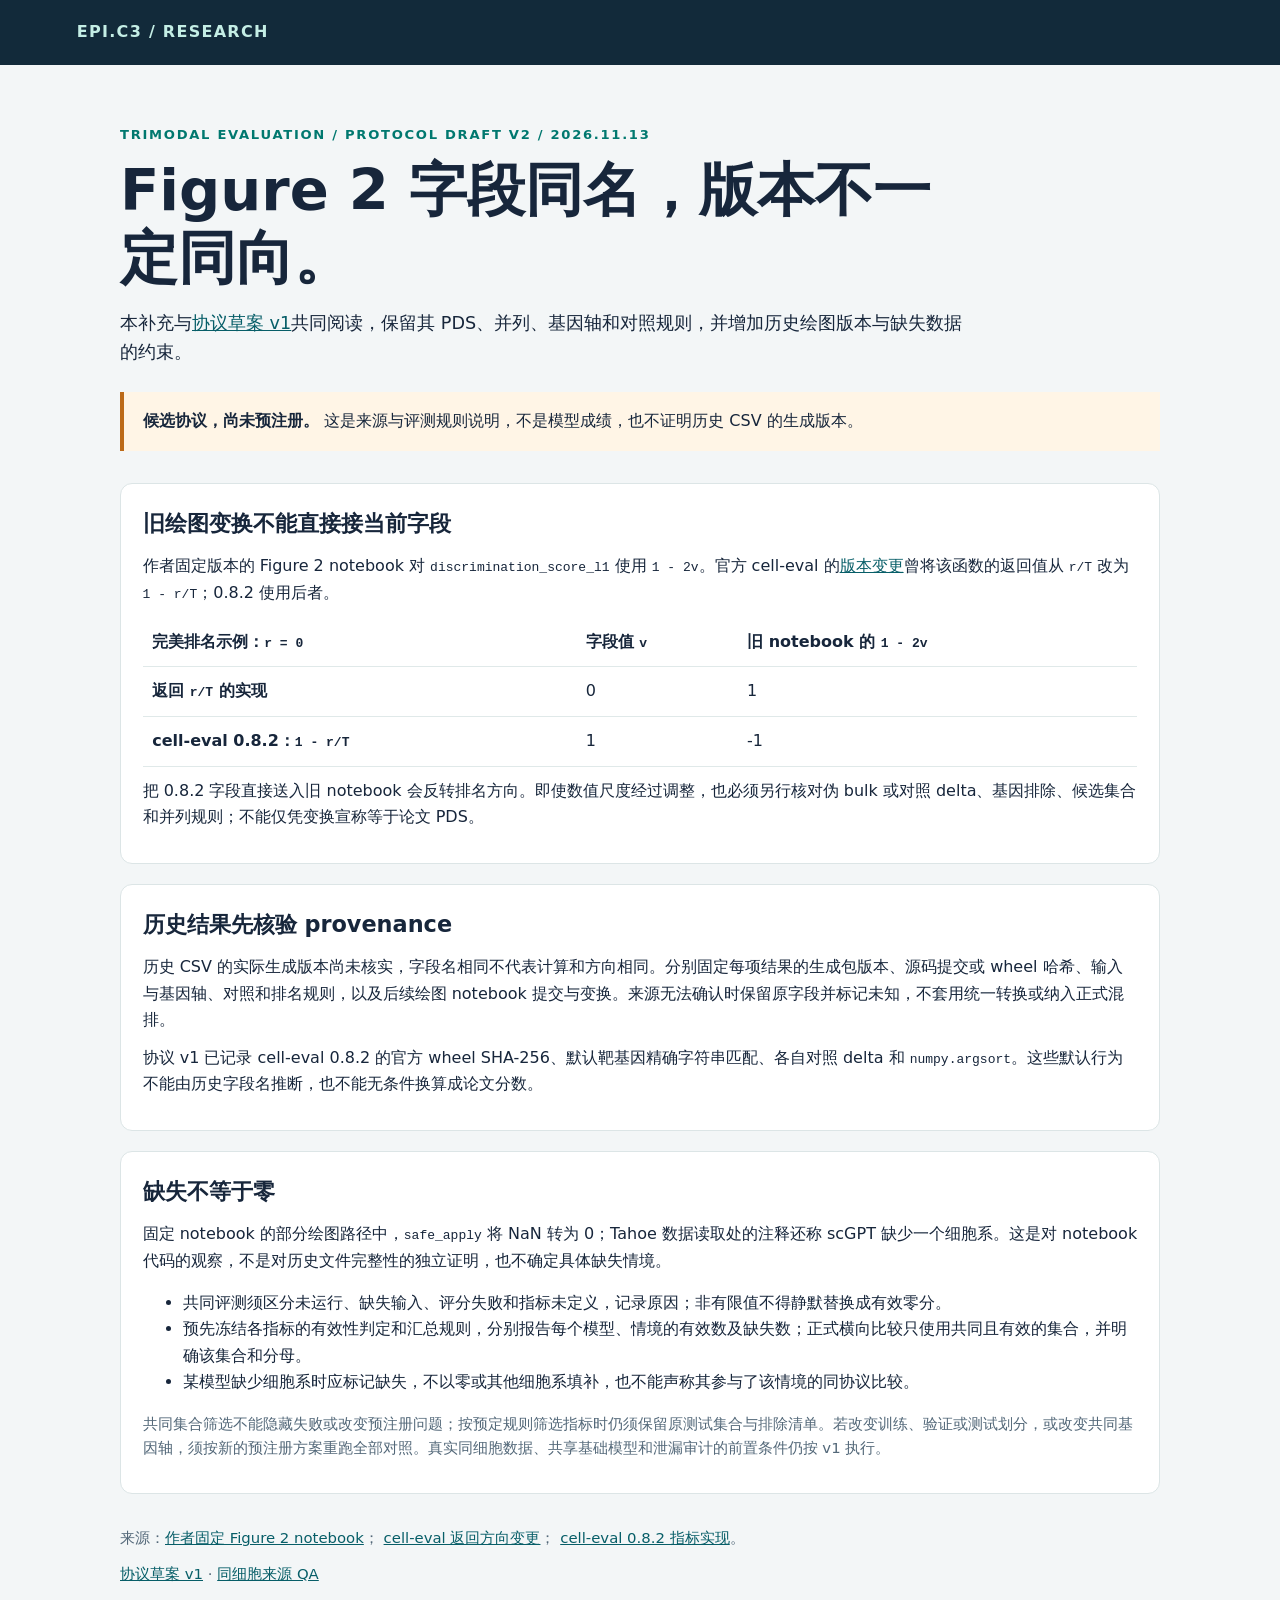
<file: docs/trimodal/2026-11-13-evaluation-protocol-v2/index.html>
<!doctype html>
<html lang="zh-CN">
<head>
  <meta charset="utf-8">
  <meta name="viewport" content="width=device-width, initial-scale=1">
  <meta name="description" content="三模态评测协议草案补充：Figure 2 指标版本、缺失值和缺失情境的处理。">
  <title>Epi-C3 | 三模态评测协议草案补充</title>
  <style>
    :root { color-scheme: light; font-family: system-ui, sans-serif; color: #17263b; background: #f3f6f7; }
    * { box-sizing: border-box; }
    body { margin: 0; line-height: 1.65; }
    a { color: #075e68; }
    header { background: #122a3a; color: #fff; padding: 1.2rem max(6vw, 1.25rem); }
    header a { color: #c4eee5; font-weight: 700; text-decoration: none; letter-spacing: .08em; }
    main { max-width: 1080px; margin: auto; padding: 3rem 1.25rem 5rem; }
    .eyebrow { color: #00786f; font-size: .82rem; font-weight: 750; letter-spacing: .13em; }
    h1 { max-width: 850px; margin: .4rem 0 1rem; font-size: clamp(2rem, 5vw, 3.6rem); line-height: 1.18; }
    h2 { margin: 0 0 .7rem; font-size: 1.4rem; }
    p { margin: .7rem 0; }
    .lead { max-width: 850px; font-size: 1.1rem; }
    .notice { margin: 1.6rem 0 2rem; padding: 1rem 1.2rem; border-left: 4px solid #bc6a18; background: #fff5e6; }
    section { margin-top: 1.2rem; padding: 1.35rem; background: #fff; border: 1px solid #dce5e6; border-radius: 12px; }
    .table-wrap { overflow-x: auto; }
    table { width: 100%; border-collapse: collapse; text-align: left; }
    th, td { padding: .7rem .6rem; border-bottom: 1px solid #e0e9e9; vertical-align: top; }
    code { overflow-wrap: anywhere; }
    .muted, footer { color: #536879; font-size: .93rem; }
    footer { margin-top: 2rem; }
    @media (max-width: 680px) { main { padding-top: 2rem; } }
  </style>
</head>
<body>
  <header><a href="../../">EPI.C3 / RESEARCH</a></header>
  <main>
    <p class="eyebrow">TRIMODAL EVALUATION / PROTOCOL DRAFT V2 / 2026.11.13</p>
    <h1>Figure 2 字段同名，版本不一定同向。</h1>
    <p class="lead">本补充与<a href="../2026-11-13-evaluation-protocol-v1/">协议草案 v1</a>共同阅读，保留其 PDS、并列、基因轴和对照规则，并增加历史绘图版本与缺失数据的约束。</p>
    <div class="notice"><strong>候选协议，尚未预注册。</strong> 这是来源与评测规则说明，不是模型成绩，也不证明历史 CSV 的生成版本。</div>

    <section>
      <h2>旧绘图变换不能直接接当前字段</h2>
      <p>作者固定版本的 Figure 2 notebook 对 <code>discrimination_score_l1</code> 使用 <code>1 - 2v</code>。官方 cell-eval 的<a href="https://github.com/arcinstitute/cell-eval/commit/e7f18852df88a817cd6d586b389b78faa29dbeb8">版本变更</a>曾将该函数的返回值从 <code>r/T</code> 改为 <code>1 - r/T</code>；0.8.2 使用后者。</p>
      <div class="table-wrap">
        <table>
          <thead><tr><th scope="col">完美排名示例：<code>r = 0</code></th><th scope="col">字段值 <code>v</code></th><th scope="col">旧 notebook 的 <code>1 - 2v</code></th></tr></thead>
          <tbody>
            <tr><th scope="row">返回 <code>r/T</code> 的实现</th><td>0</td><td>1</td></tr>
            <tr><th scope="row">cell-eval 0.8.2：<code>1 - r/T</code></th><td>1</td><td>-1</td></tr>
          </tbody>
        </table>
      </div>
      <p>把 0.8.2 字段直接送入旧 notebook 会反转排名方向。即使数值尺度经过调整，也必须另行核对伪 bulk 或对照 delta、基因排除、候选集合和并列规则；不能仅凭变换宣称等于论文 PDS。</p>
    </section>

    <section>
      <h2>历史结果先核验 provenance</h2>
      <p>历史 CSV 的实际生成版本尚未核实，字段名相同不代表计算和方向相同。分别固定每项结果的生成包版本、源码提交或 wheel 哈希、输入与基因轴、对照和排名规则，以及后续绘图 notebook 提交与变换。来源无法确认时保留原字段并标记未知，不套用统一转换或纳入正式混排。</p>
      <p>协议 v1 已记录 cell-eval 0.8.2 的官方 wheel SHA-256、默认靶基因精确字符串匹配、各自对照 delta 和 <code>numpy.argsort</code>。这些默认行为不能由历史字段名推断，也不能无条件换算成论文分数。</p>
    </section>

    <section>
      <h2>缺失不等于零</h2>
      <p>固定 notebook 的部分绘图路径中，<code>safe_apply</code> 将 NaN 转为 0；Tahoe 数据读取处的注释还称 scGPT 缺少一个细胞系。这是对 notebook 代码的观察，不是对历史文件完整性的独立证明，也不确定具体缺失情境。</p>
      <ul>
        <li>共同评测须区分未运行、缺失输入、评分失败和指标未定义，记录原因；非有限值不得静默替换成有效零分。</li>
        <li>预先冻结各指标的有效性判定和汇总规则，分别报告每个模型、情境的有效数及缺失数；正式横向比较只使用共同且有效的集合，并明确该集合和分母。</li>
        <li>某模型缺少细胞系时应标记缺失，不以零或其他细胞系填补，也不能声称其参与了该情境的同协议比较。</li>
      </ul>
      <p class="muted">共同集合筛选不能隐藏失败或改变预注册问题；按预定规则筛选指标时仍须保留原测试集合与排除清单。若改变训练、验证或测试划分，或改变共同基因轴，须按新的预注册方案重跑全部对照。真实同细胞数据、共享基础模型和泄漏审计的前置条件仍按 v1 执行。</p>
    </section>

    <footer>
      <p>来源：<a href="https://github.com/ArcInstitute/state-reproduce/blob/1a29ba1aa57ae996a57f77ec273e8547e824835b/figures/fig2_plots.ipynb">作者固定 Figure 2 notebook</a>；
      <a href="https://github.com/arcinstitute/cell-eval/commit/e7f18852df88a817cd6d586b389b78faa29dbeb8">cell-eval 返回方向变更</a>；
      <a href="https://github.com/arcinstitute/cell-eval/blob/6928cf8bd7a706040ccfd13119e4085726dee64a/src/cell_eval/metrics/_anndata.py#L129-L198">cell-eval 0.8.2 指标实现</a>。</p>
      <p><a href="../2026-11-13-evaluation-protocol-v1/">协议草案 v1</a> · <a href="../2026-11-13-data-qa-v1/">同细胞来源 QA</a></p>
    </footer>
  </main>
</body>
</html>
</file>
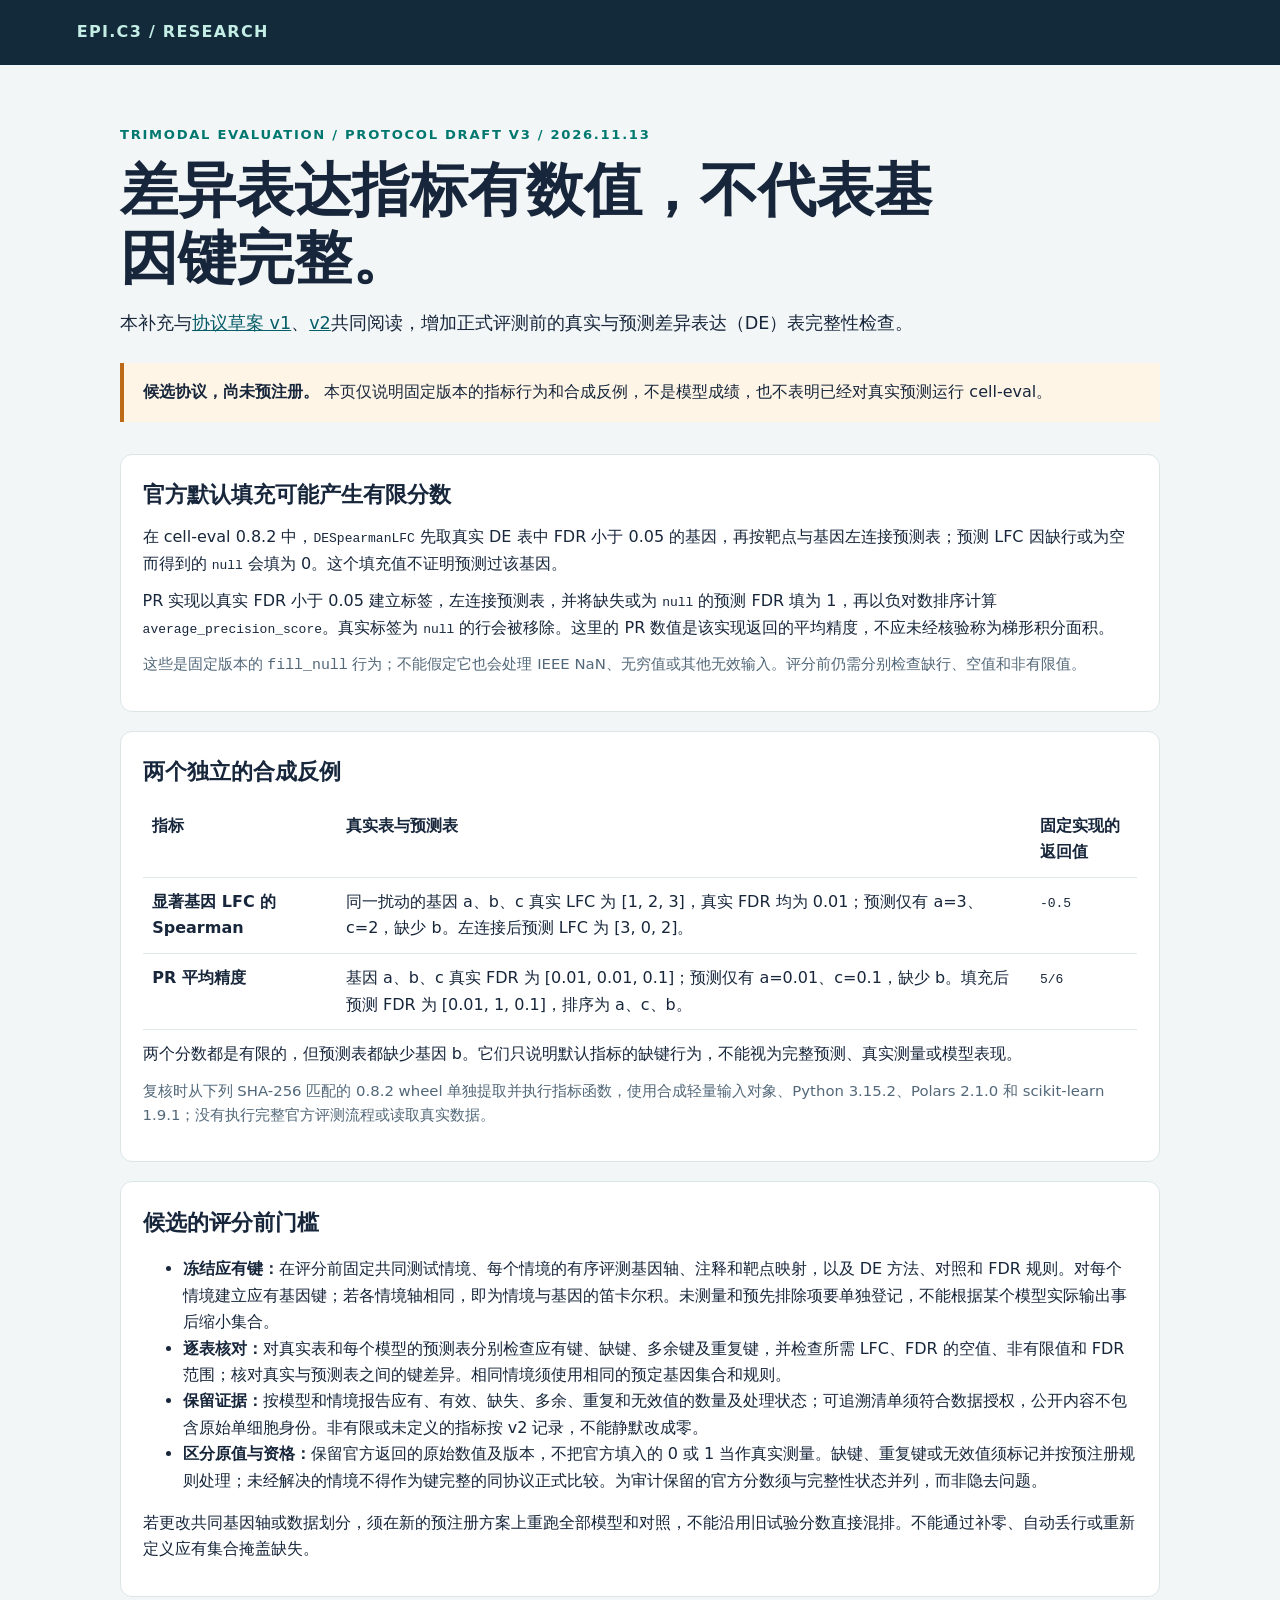
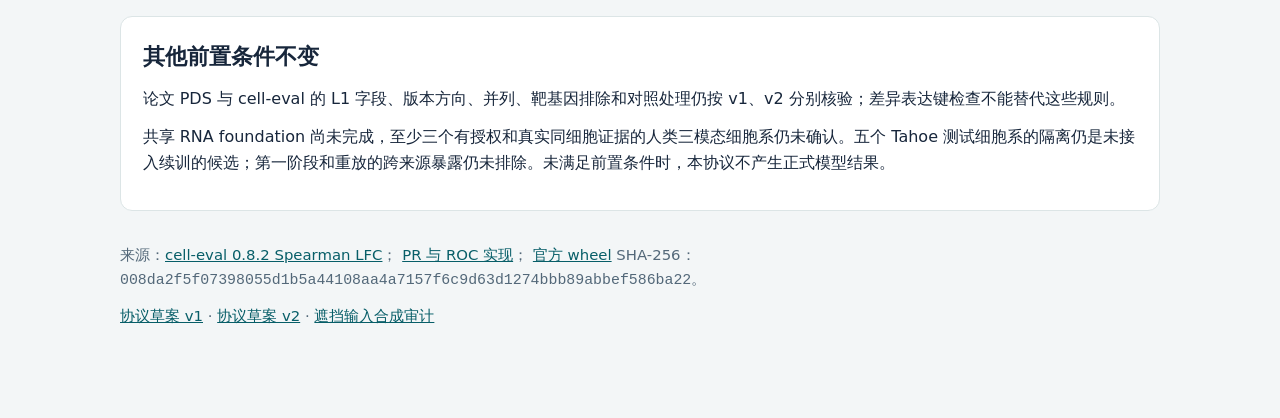
<file: docs/trimodal/2026-11-13-evaluation-protocol-v3/index.html>
<!doctype html>
<html lang="zh-CN">
<head>
  <meta charset="utf-8">
  <meta name="viewport" content="width=device-width, initial-scale=1">
  <meta name="description" content="三模态评测协议草案补充：差异表达表的情境与基因键完整性。">
  <title>Epi-C3 | 三模态差异表达评测协议草案</title>
  <style>
    :root { color-scheme: light; font-family: system-ui, sans-serif; color: #17263b; background: #f3f6f7; }
    * { box-sizing: border-box; }
    body { margin: 0; line-height: 1.65; }
    a { color: #075e68; }
    header { background: #122a3a; color: #fff; padding: 1.2rem max(6vw, 1.25rem); }
    header a { color: #c4eee5; font-weight: 700; text-decoration: none; letter-spacing: .08em; }
    main { max-width: 1080px; margin: auto; padding: 3rem 1.25rem 5rem; }
    .eyebrow { color: #00786f; font-size: .82rem; font-weight: 750; letter-spacing: .13em; }
    h1 { max-width: 850px; margin: .4rem 0 1rem; font-size: clamp(2rem, 5vw, 3.6rem); line-height: 1.18; }
    h2 { margin: 0 0 .7rem; font-size: 1.4rem; }
    p { margin: .7rem 0; }
    .lead { max-width: 850px; font-size: 1.1rem; }
    .notice { margin: 1.6rem 0 2rem; padding: 1rem 1.2rem; border-left: 4px solid #bc6a18; background: #fff5e6; }
    section { margin-top: 1.2rem; padding: 1.35rem; background: #fff; border: 1px solid #dce5e6; border-radius: 12px; }
    .table-wrap { overflow-x: auto; }
    table { width: 100%; border-collapse: collapse; text-align: left; }
    th, td { padding: .7rem .6rem; border-bottom: 1px solid #e0e9e9; vertical-align: top; }
    code { overflow-wrap: anywhere; }
    .muted, footer { color: #536879; font-size: .93rem; }
    footer { margin-top: 2rem; }
    @media (max-width: 680px) { main { padding-top: 2rem; } }
  </style>
</head>
<body>
  <header><a href="../../">EPI.C3 / RESEARCH</a></header>
  <main>
    <p class="eyebrow">TRIMODAL EVALUATION / PROTOCOL DRAFT V3 / 2026.11.13</p>
    <h1>差异表达指标有数值，不代表基因键完整。</h1>
    <p class="lead">本补充与<a href="../2026-11-13-evaluation-protocol-v1/">协议草案 v1</a>、<a href="../2026-11-13-evaluation-protocol-v2/">v2</a>共同阅读，增加正式评测前的真实与预测差异表达（DE）表完整性检查。</p>
    <div class="notice"><strong>候选协议，尚未预注册。</strong> 本页仅说明固定版本的指标行为和合成反例，不是模型成绩，也不表明已经对真实预测运行 cell-eval。</div>

    <section>
      <h2>官方默认填充可能产生有限分数</h2>
      <p>在 cell-eval 0.8.2 中，<code>DESpearmanLFC</code> 先取真实 DE 表中 FDR 小于 0.05 的基因，再按靶点与基因左连接预测表；预测 LFC 因缺行或为空而得到的 <code>null</code> 会填为 0。这个填充值不证明预测过该基因。</p>
      <p>PR 实现以真实 FDR 小于 0.05 建立标签，左连接预测表，并将缺失或为 <code>null</code> 的预测 FDR 填为 1，再以负对数排序计算 <code>average_precision_score</code>。真实标签为 <code>null</code> 的行会被移除。这里的 PR 数值是该实现返回的平均精度，不应未经核验称为梯形积分面积。</p>
      <p class="muted">这些是固定版本的 <code>fill_null</code> 行为；不能假定它也会处理 IEEE NaN、无穷值或其他无效输入。评分前仍需分别检查缺行、空值和非有限值。</p>
    </section>

    <section>
      <h2>两个独立的合成反例</h2>
      <div class="table-wrap">
        <table>
          <thead><tr><th scope="col">指标</th><th scope="col">真实表与预测表</th><th scope="col">固定实现的返回值</th></tr></thead>
          <tbody>
            <tr><th scope="row">显著基因 LFC 的 Spearman</th><td>同一扰动的基因 a、b、c 真实 LFC 为 [1, 2, 3]，真实 FDR 均为 0.01；预测仅有 a=3、c=2，缺少 b。左连接后预测 LFC 为 [3, 0, 2]。</td><td><code>-0.5</code></td></tr>
            <tr><th scope="row">PR 平均精度</th><td>基因 a、b、c 真实 FDR 为 [0.01, 0.01, 0.1]；预测仅有 a=0.01、c=0.1，缺少 b。填充后预测 FDR 为 [0.01, 1, 0.1]，排序为 a、c、b。</td><td><code>5/6</code></td></tr>
          </tbody>
        </table>
      </div>
      <p>两个分数都是有限的，但预测表都缺少基因 b。它们只说明默认指标的缺键行为，不能视为完整预测、真实测量或模型表现。</p>
      <p class="muted">复核时从下列 SHA-256 匹配的 0.8.2 wheel 单独提取并执行指标函数，使用合成轻量输入对象、Python 3.15.2、Polars 2.1.0 和 scikit-learn 1.9.1；没有执行完整官方评测流程或读取真实数据。</p>
    </section>

    <section>
      <h2>候选的评分前门槛</h2>
      <ul>
        <li><strong>冻结应有键：</strong>在评分前固定共同测试情境、每个情境的有序评测基因轴、注释和靶点映射，以及 DE 方法、对照和 FDR 规则。对每个情境建立应有基因键；若各情境轴相同，即为情境与基因的笛卡尔积。未测量和预先排除项要单独登记，不能根据某个模型实际输出事后缩小集合。</li>
        <li><strong>逐表核对：</strong>对真实表和每个模型的预测表分别检查应有键、缺键、多余键及重复键，并检查所需 LFC、FDR 的空值、非有限值和 FDR 范围；核对真实与预测表之间的键差异。相同情境须使用相同的预定基因集合和规则。</li>
        <li><strong>保留证据：</strong>按模型和情境报告应有、有效、缺失、多余、重复和无效值的数量及处理状态；可追溯清单须符合数据授权，公开内容不包含原始单细胞身份。非有限或未定义的指标按 v2 记录，不能静默改成零。</li>
        <li><strong>区分原值与资格：</strong>保留官方返回的原始数值及版本，不把官方填入的 0 或 1 当作真实测量。缺键、重复键或无效值须标记并按预注册规则处理；未经解决的情境不得作为键完整的同协议正式比较。为审计保留的官方分数须与完整性状态并列，而非隐去问题。</li>
      </ul>
      <p>若更改共同基因轴或数据划分，须在新的预注册方案上重跑全部模型和对照，不能沿用旧试验分数直接混排。不能通过补零、自动丢行或重新定义应有集合掩盖缺失。</p>
    </section>

    <section>
      <h2>其他前置条件不变</h2>
      <p>论文 PDS 与 cell-eval 的 L1 字段、版本方向、并列、靶基因排除和对照处理仍按 v1、v2 分别核验；差异表达键检查不能替代这些规则。</p>
      <p>共享 RNA foundation 尚未完成，至少三个有授权和真实同细胞证据的人类三模态细胞系仍未确认。五个 Tahoe 测试细胞系的隔离仍是未接入续训的候选；第一阶段和重放的跨来源暴露仍未排除。未满足前置条件时，本协议不产生正式模型结果。</p>
    </section>

    <footer>
      <p>来源：<a href="https://github.com/arcinstitute/cell-eval/blob/6928cf8bd7a706040ccfd13119e4085726dee64a/src/cell_eval/metrics/_de.py#L109-L147">cell-eval 0.8.2 Spearman LFC</a>；
      <a href="https://github.com/arcinstitute/cell-eval/blob/6928cf8bd7a706040ccfd13119e4085726dee64a/src/cell_eval/metrics/_de.py#L208-L269">PR 与 ROC 实现</a>；
      <a href="https://pypi.org/project/cell-eval/0.8.2/#files">官方 wheel</a> SHA-256：
      <code>008da2f5f07398055d1b5a44108aa4a7157f6c9d63d1274bbb89abbef586ba22</code>。</p>
      <p><a href="../2026-11-13-evaluation-protocol-v1/">协议草案 v1</a> · <a href="../2026-11-13-evaluation-protocol-v2/">协议草案 v2</a> · <a href="../2026-11-13-mask-audit-v1/">遮挡输入合成审计</a></p>
    </footer>
  </main>
</body>
</html>
</file>
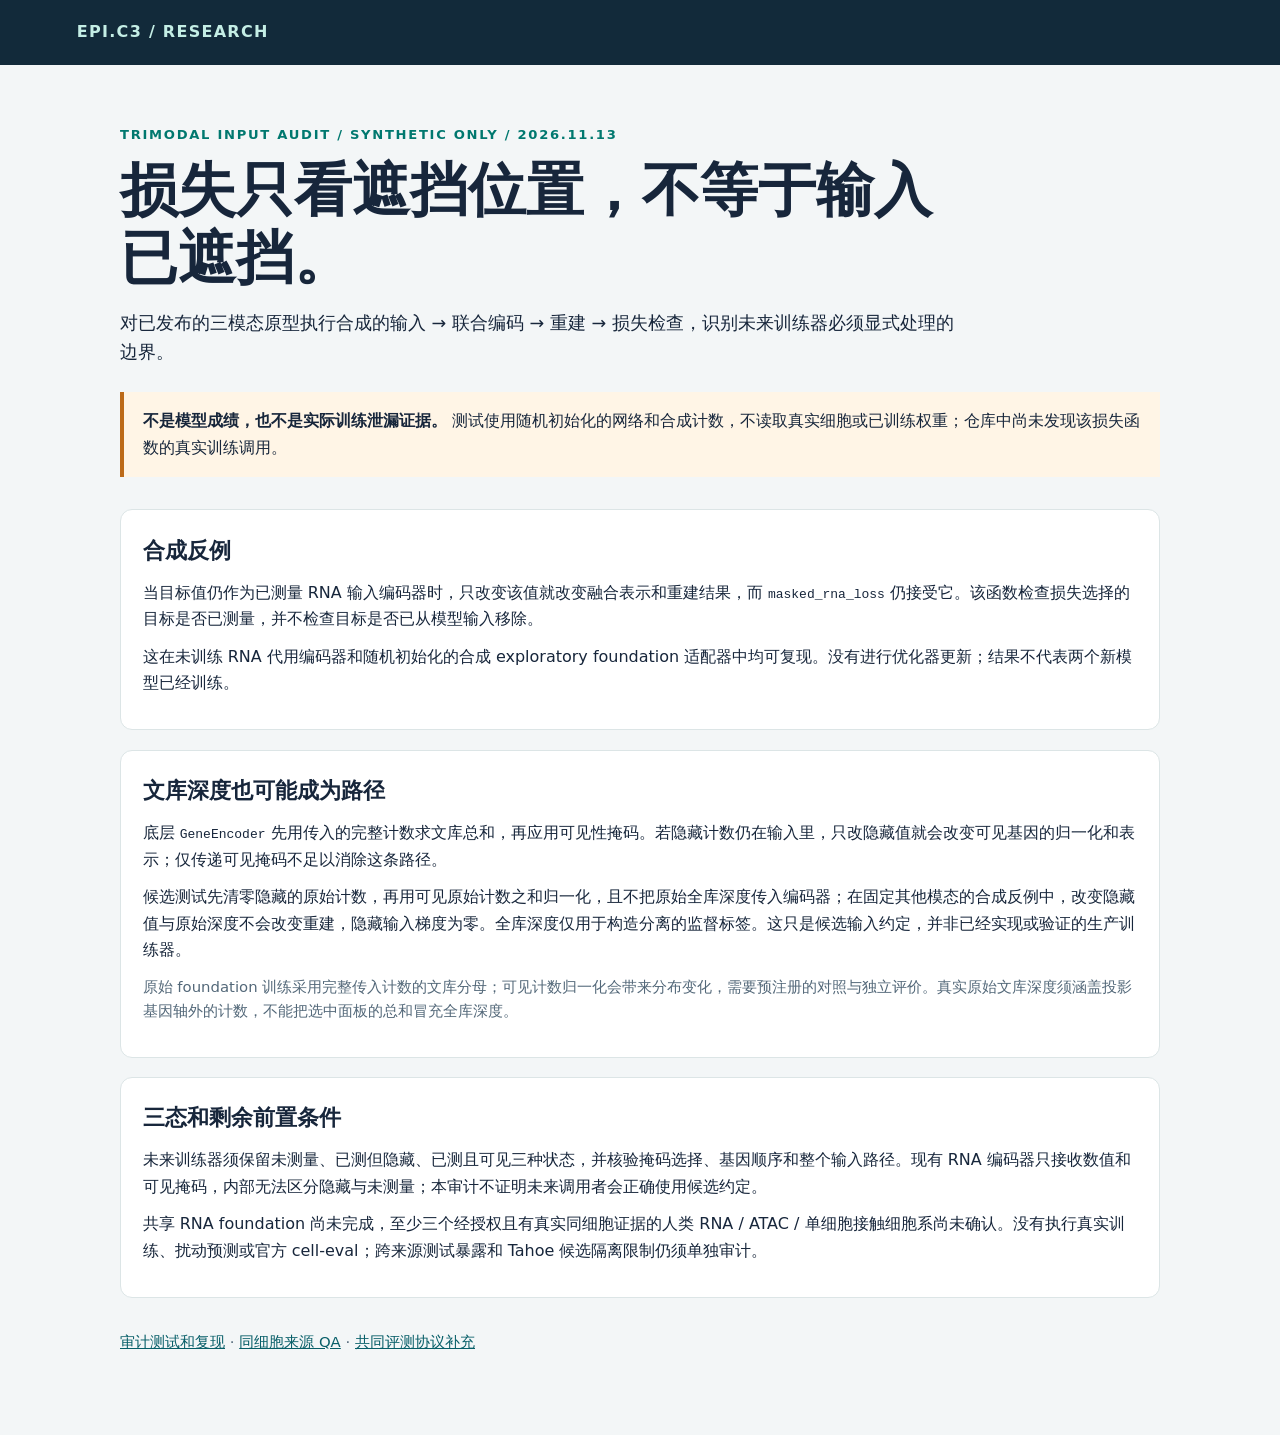
<file: docs/trimodal/2026-11-13-mask-audit-v1/index.html>
<!doctype html>
<html lang="zh-CN">
<head>
  <meta charset="utf-8">
  <meta name="viewport" content="width=device-width, initial-scale=1">
  <meta name="description" content="同细胞三模态原型的合成 RNA 遮挡与文库归一化审计，不是模型成绩。">
  <title>Epi-C3 | 三模态 RNA 遮挡合成审计</title>
  <style>
    :root { color-scheme: light; font-family: system-ui, sans-serif; color: #17263b; background: #f3f6f7; }
    * { box-sizing: border-box; }
    body { margin: 0; line-height: 1.65; }
    a { color: #075e68; }
    header { background: #122a3a; color: #fff; padding: 1.2rem max(6vw, 1.25rem); }
    header a { color: #c4eee5; font-weight: 700; text-decoration: none; letter-spacing: .08em; }
    main { max-width: 1080px; margin: auto; padding: 3rem 1.25rem 5rem; }
    .eyebrow { color: #00786f; font-size: .82rem; font-weight: 750; letter-spacing: .13em; }
    h1 { max-width: 850px; margin: .4rem 0 1rem; font-size: clamp(2rem, 5vw, 3.6rem); line-height: 1.18; }
    h2 { margin: 0 0 .7rem; font-size: 1.4rem; }
    p { margin: .7rem 0; }
    .lead { max-width: 850px; font-size: 1.1rem; }
    .notice { margin: 1.6rem 0 2rem; padding: 1rem 1.2rem; border-left: 4px solid #bc6a18; background: #fff5e6; }
    section { margin-top: 1.2rem; padding: 1.35rem; background: #fff; border: 1px solid #dce5e6; border-radius: 12px; }
    code { overflow-wrap: anywhere; }
    .muted, footer { color: #536879; font-size: .93rem; }
    footer { margin-top: 2rem; }
    @media (max-width: 680px) { main { padding-top: 2rem; } }
  </style>
</head>
<body>
  <header><a href="../../">EPI.C3 / RESEARCH</a></header>
  <main>
    <p class="eyebrow">TRIMODAL INPUT AUDIT / SYNTHETIC ONLY / 2026.11.13</p>
    <h1>损失只看遮挡位置，不等于输入已遮挡。</h1>
    <p class="lead">对已发布的三模态原型执行合成的输入 → 联合编码 → 重建 → 损失检查，识别未来训练器必须显式处理的边界。</p>
    <div class="notice"><strong>不是模型成绩，也不是实际训练泄漏证据。</strong> 测试使用随机初始化的网络和合成计数，不读取真实细胞或已训练权重；仓库中尚未发现该损失函数的真实训练调用。</div>

    <section>
      <h2>合成反例</h2>
      <p>当目标值仍作为已测量 RNA 输入编码器时，只改变该值就改变融合表示和重建结果，而 <code>masked_rna_loss</code> 仍接受它。该函数检查损失选择的目标是否已测量，并不检查目标是否已从模型输入移除。</p>
      <p>这在未训练 RNA 代用编码器和随机初始化的合成 exploratory foundation 适配器中均可复现。没有进行优化器更新；结果不代表两个新模型已经训练。</p>
    </section>

    <section>
      <h2>文库深度也可能成为路径</h2>
      <p>底层 <code>GeneEncoder</code> 先用传入的完整计数求文库总和，再应用可见性掩码。若隐藏计数仍在输入里，只改隐藏值就会改变可见基因的归一化和表示；仅传递可见掩码不足以消除这条路径。</p>
      <p>候选测试先清零隐藏的原始计数，再用可见原始计数之和归一化，且不把原始全库深度传入编码器；在固定其他模态的合成反例中，改变隐藏值与原始深度不会改变重建，隐藏输入梯度为零。全库深度仅用于构造分离的监督标签。这只是候选输入约定，并非已经实现或验证的生产训练器。</p>
      <p class="muted">原始 foundation 训练采用完整传入计数的文库分母；可见计数归一化会带来分布变化，需要预注册的对照与独立评价。真实原始文库深度须涵盖投影基因轴外的计数，不能把选中面板的总和冒充全库深度。</p>
    </section>

    <section>
      <h2>三态和剩余前置条件</h2>
      <p>未来训练器须保留未测量、已测但隐藏、已测且可见三种状态，并核验掩码选择、基因顺序和整个输入路径。现有 RNA 编码器只接收数值和可见掩码，内部无法区分隐藏与未测量；本审计不证明未来调用者会正确使用候选约定。</p>
      <p>共享 RNA foundation 尚未完成，至少三个经授权且有真实同细胞证据的人类 RNA / ATAC / 单细胞接触细胞系尚未确认。没有执行真实训练、扰动预测或官方 cell-eval；跨来源测试暴露和 Tahoe 候选隔离限制仍须单独审计。</p>
    </section>

    <footer>
      <a href="https://github.com/kainblue100/Epi-C3/tree/main/releases/2026-11-13-trimodal-mask-audit-v1">审计测试和复现</a> ·
      <a href="../2026-11-13-data-qa-v1/">同细胞来源 QA</a> ·
      <a href="../2026-11-13-evaluation-protocol-v2/">共同评测协议补充</a>
    </footer>
  </main>
</body>
</html>
</file>
<file: docs/benchmark/2026-11-13-v1/styles.css>
:root {
  color-scheme: light;
  --ink: #17362f;
  --muted: #526861;
  --accent: #087c68;
  --paper: #f7f8f3;
  --line: #d7e2db;
}
* { box-sizing: border-box; }
html { scroll-behavior: smooth; }
body { margin: 0; background: var(--paper); color: var(--ink); font-family: "Segoe UI", "Microsoft YaHei", sans-serif; line-height: 1.65; }
a { color: var(--accent); text-decoration-thickness: 1px; text-underline-offset: .2em; }
a:hover { color: #045a4b; }
.shell { width: min(1200px, calc(100% - 48px)); margin: 0 auto; }
.skip { position: absolute; left: 1rem; top: -5rem; background: white; padding: .5rem; z-index: 3; }
.skip:focus { top: .5rem; }
.header { border-bottom: 1px solid var(--line); background: rgba(247, 248, 243, .96); }
.header-inner { min-height: 78px; display: flex; align-items: center; justify-content: space-between; gap: 1.5rem; }
.brand { color: var(--ink); font-size: 1.35rem; font-weight: 800; text-decoration: none; letter-spacing: .04em; white-space: nowrap; }
.brand span { color: var(--accent); }
.brand small { margin-left: .4rem; font-size: .58rem; letter-spacing: .16em; color: var(--muted); }
nav { display: flex; flex-wrap: wrap; gap: 1.5rem; }
nav a { font-size: .86rem; font-weight: 600; text-decoration: none; color: var(--ink); }
.hero { padding: 5.2rem 0 3.2rem; }
.eyebrow { font-size: .75rem; font-weight: 800; letter-spacing: .16em; color: var(--accent); }
h1 { margin: .5rem 0 1.2rem; font-size: clamp(2.6rem, 5vw, 4.7rem); line-height: 1.2; letter-spacing: -.045em; }
h1 em, h2 em { color: var(--accent); font-style: normal; }
h2 { font-size: clamp(1.7rem, 3vw, 2.5rem); line-height: 1.25; margin: .3rem 0; }
h3 { line-height: 1.35; }
.lead { max-width: 760px; font-size: 1.1rem; color: var(--muted); }
.alert { max-width: 950px; margin: 1.7rem 0; padding: 1rem 1.2rem; border-left: 4px solid #ca8d4a; background: #f8eddb; color: #5b4429; }
.hero-links, .links { display: flex; flex-wrap: wrap; gap: 1.25rem; align-items: center; font-weight: 600; }
.button { display: inline-block; padding: .7rem 1rem; background: var(--ink); color: white; text-decoration: none; }
.button:hover { color: white; background: var(--accent); }
.stats { display: grid; grid-template-columns: repeat(4, 1fr); background: var(--ink); color: #e4f0e9; }
.stats div { padding: 1.6rem; border-right: 1px solid #35544a; }
.stats div:last-child { border-right: 0; }
.stats strong { display: block; font-size: 2rem; line-height: 1.2; color: white; }
.stats span { display: block; margin-top: .5rem; font-size: .82rem; }
.section { padding: 4.4rem 0 0; }
.section-head { display: grid; grid-template-columns: 1fr 1fr; gap: 2rem; align-items: end; margin-bottom: 1.7rem; }
.section-head > p { margin: 0; color: var(--muted); }
.figure-card { margin: 0; padding: 1rem; background: white; border: 1px solid var(--line); overflow: auto; }
.figure-card img { display: block; width: 100%; min-width: 800px; height: auto; }
figcaption { display: flex; flex-wrap: wrap; justify-content: space-between; gap: .8rem; margin-top: .8rem; font-size: .8rem; color: var(--muted); }
figcaption a + a { margin-left: .7rem; }
.table-wrap { margin-top: 1.5rem; overflow-x: auto; border: 1px solid var(--line); background: white; }
table { width: 100%; border-collapse: collapse; font-size: .88rem; text-align: left; }
caption { padding: 1rem 1.1rem; color: var(--muted); text-align: left; }
th, td { padding: .75rem 1rem; border-bottom: 1px solid #e8eee9; vertical-align: top; }
thead th { background: #eaf1ec; white-space: nowrap; }
tbody tr:last-child th, tbody tr:last-child td { border-bottom: 0; }
td.numeric { white-space: nowrap; font-variant-numeric: tabular-nums; }
.note { color: var(--muted); font-size: .92rem; }
.links { margin-top: 1.3rem; font-size: .88rem; }
.coverage-grid { display: grid; grid-template-columns: repeat(3, 1fr); gap: 1rem; }
.card { padding: 1.5rem; background: white; border: 1px solid var(--line); }
.card h3 { margin: .9rem 0 .4rem; }
.card p { font-size: .92rem; color: var(--muted); }
.tag { display: inline-block; padding: .18rem .5rem; background: #f6e8d4; color: #785021; font-size: .72rem; font-weight: 700; }
.inset { margin: 1.8rem 0; padding: 1.2rem 1.4rem; background: #e9f1eb; }
.inset h3 { margin: 0; }
.inset p { color: var(--muted); }
.footer { margin-top: 5rem; padding: 1.5rem 0; background: var(--ink); color: #c3d6c9; font-size: .8rem; }
@media (max-width: 760px) {
  .shell { width: min(100% - 32px, 1200px); }
  .header-inner { padding: 1rem 0; align-items: flex-start; flex-direction: column; }
  nav { gap: .5rem 1rem; }
  .hero { padding: 3rem 0 2rem; }
  .stats { grid-template-columns: repeat(2, 1fr); }
  .stats div { border-bottom: 1px solid #35544a; padding: 1rem; }
  .section-head, .coverage-grid { grid-template-columns: 1fr; gap: .5rem; }
  .section { padding-top: 3rem; }
}
</file>
<file: docs/benchmark/2026-11-13-v2/styles.css>
:root {
  color-scheme: light;
  --ink: #17362f;
  --muted: #526861;
  --accent: #087c68;
  --paper: #f7f8f3;
  --line: #d7e2db;
}
* { box-sizing: border-box; }
html { scroll-behavior: smooth; }
body { margin: 0; background: var(--paper); color: var(--ink); font-family: "Segoe UI", "Microsoft YaHei", sans-serif; line-height: 1.65; }
a { color: var(--accent); text-decoration-thickness: 1px; text-underline-offset: .2em; }
a:hover { color: #045a4b; }
.shell { width: min(1200px, calc(100% - 48px)); margin: 0 auto; }
.skip { position: absolute; left: 1rem; top: -5rem; background: white; padding: .5rem; z-index: 3; }
.skip:focus { top: .5rem; }
.header { border-bottom: 1px solid var(--line); background: rgba(247, 248, 243, .96); }
.header-inner { min-height: 78px; display: flex; align-items: center; justify-content: space-between; gap: 1.5rem; }
.brand { color: var(--ink); font-size: 1.35rem; font-weight: 800; text-decoration: none; letter-spacing: .04em; white-space: nowrap; }
.brand span { color: var(--accent); }
.brand small { margin-left: .4rem; font-size: .58rem; letter-spacing: .16em; color: var(--muted); }
nav { display: flex; flex-wrap: wrap; gap: 1.5rem; }
nav a { font-size: .86rem; font-weight: 600; text-decoration: none; color: var(--ink); }
.hero { padding: 5.2rem 0 3.2rem; }
.eyebrow { font-size: .75rem; font-weight: 800; letter-spacing: .16em; color: var(--accent); }
h1 { margin: .5rem 0 1.2rem; font-size: clamp(2.6rem, 5vw, 4.7rem); line-height: 1.2; letter-spacing: -.045em; }
h1 em { color: var(--accent); font-style: normal; }
h2 { font-size: clamp(1.7rem, 3vw, 2.5rem); line-height: 1.25; margin: .3rem 0; }
h3 { line-height: 1.35; }
.lead { max-width: 760px; font-size: 1.1rem; color: var(--muted); }
.alert { max-width: 1050px; margin: 1.7rem 0; padding: 1rem 1.2rem; border-left: 4px solid #ca8d4a; background: #f8eddb; color: #5b4429; }
.hero-links, .links { display: flex; flex-wrap: wrap; gap: 1.25rem; align-items: center; font-weight: 600; }
.button { display: inline-block; padding: .7rem 1rem; background: var(--ink); color: white; text-decoration: none; }
.button:hover { color: white; background: var(--accent); }
.stats { display: grid; grid-template-columns: repeat(4, 1fr); background: var(--ink); color: #e4f0e9; }
.stats div { padding: 1.6rem; border-right: 1px solid #35544a; }
.stats div:last-child { border-right: 0; }
.stats strong { display: block; font-size: 2rem; line-height: 1.2; color: white; }
.stats span { display: block; margin-top: .5rem; font-size: .82rem; }
.section { padding: 4.4rem 0 0; }
.section-head { display: grid; grid-template-columns: 1fr 1fr; gap: 2rem; align-items: end; margin-bottom: 1.7rem; }
.section-head > p { margin: 0; color: var(--muted); }
.figure-card { margin: 0; padding: 1rem; background: white; border: 1px solid var(--line); overflow: auto; }
.figure-card img { display: block; width: 100%; min-width: 980px; height: auto; }
figcaption { display: flex; flex-wrap: wrap; justify-content: space-between; gap: .8rem; margin-top: .8rem; font-size: .8rem; color: var(--muted); }
figcaption a + a { margin-left: .7rem; }
.table-wrap { margin-top: 1.5rem; overflow-x: auto; border: 1px solid var(--line); background: white; }
summary { padding: 1rem 1.1rem; color: var(--accent); cursor: pointer; font-weight: 700; }
table { width: 100%; border-collapse: collapse; font-size: .88rem; text-align: left; }
caption { padding: 1rem 1.1rem; color: var(--muted); text-align: left; }
th, td { padding: .75rem 1rem; border-bottom: 1px solid #e8eee9; vertical-align: top; }
thead th { background: #eaf1ec; white-space: nowrap; }
tbody tr:last-child th, tbody tr:last-child td { border-bottom: 0; }
td.numeric { white-space: nowrap; font-variant-numeric: tabular-nums; }
.note { color: var(--muted); font-size: .92rem; }
.links { margin-top: 1.3rem; font-size: .88rem; }
.coverage-grid { display: grid; grid-template-columns: repeat(3, 1fr); gap: 1rem; }
.card { padding: 1.5rem; background: white; border: 1px solid var(--line); }
.card h3 { margin: .9rem 0 .4rem; }
.card p { font-size: .92rem; color: var(--muted); }
.tag { display: inline-block; padding: .18rem .5rem; background: #f6e8d4; color: #785021; font-size: .72rem; font-weight: 700; }
.inset { margin: 1.8rem 0; padding: 1.2rem 1.4rem; background: #e9f1eb; }
.inset h3 { margin: 0; }
.inset p { color: var(--muted); }
.footer { margin-top: 5rem; padding: 1.5rem 0; background: var(--ink); color: #c3d6c9; font-size: .8rem; }
@media (max-width: 760px) {
  .shell { width: min(100% - 32px, 1200px); }
  .header-inner { padding: 1rem 0; align-items: flex-start; flex-direction: column; }
  nav { gap: .5rem 1rem; }
  .hero { padding: 3rem 0 2rem; }
  .stats { grid-template-columns: repeat(2, 1fr); }
  .stats div { border-bottom: 1px solid #35544a; padding: 1rem; }
  .section-head, .coverage-grid { grid-template-columns: 1fr; gap: .5rem; }
  .section { padding-top: 3rem; }
}
</file>
<file: docs/benchmark/2026-11-13-v3/styles.css>
:root {
  color-scheme: light;
  --ink: #17362f;
  --muted: #526861;
  --accent: #087c68;
  --paper: #f7f8f3;
  --line: #d7e2db;
}
* { box-sizing: border-box; }
html { scroll-behavior: smooth; }
body { margin: 0; background: var(--paper); color: var(--ink); font-family: "Segoe UI", "Microsoft YaHei", sans-serif; line-height: 1.65; }
a { color: var(--accent); text-decoration-thickness: 1px; text-underline-offset: .2em; }
a:hover { color: #045a4b; }
.shell { width: min(1200px, calc(100% - 48px)); margin: 0 auto; }
.skip { position: absolute; left: 1rem; top: -5rem; background: white; padding: .5rem; z-index: 3; }
.skip:focus { top: .5rem; }
.header { border-bottom: 1px solid var(--line); background: rgba(247, 248, 243, .96); }
.header-inner { min-height: 78px; display: flex; align-items: center; justify-content: space-between; gap: 1.5rem; }
.brand { color: var(--ink); font-size: 1.35rem; font-weight: 800; text-decoration: none; letter-spacing: .04em; white-space: nowrap; }
.brand span { color: var(--accent); }
.brand small { margin-left: .4rem; font-size: .58rem; letter-spacing: .16em; color: var(--muted); }
nav { display: flex; flex-wrap: wrap; gap: 1.5rem; }
nav a { font-size: .86rem; font-weight: 600; text-decoration: none; color: var(--ink); }
.hero { padding: 5.2rem 0 3.2rem; }
.eyebrow { font-size: .75rem; font-weight: 800; letter-spacing: .16em; color: var(--accent); }
h1 { margin: .5rem 0 1.2rem; font-size: clamp(2.6rem, 5vw, 4.7rem); line-height: 1.2; letter-spacing: -.045em; }
h1 em { color: var(--accent); font-style: normal; }
h2 { font-size: clamp(1.7rem, 3vw, 2.5rem); line-height: 1.25; margin: .3rem 0; }
h3 { line-height: 1.35; }
.lead { max-width: 760px; font-size: 1.1rem; color: var(--muted); }
.alert { max-width: 1050px; margin: 1.7rem 0; padding: 1rem 1.2rem; border-left: 4px solid #ca8d4a; background: #f8eddb; color: #5b4429; }
.hero-links, .links { display: flex; flex-wrap: wrap; gap: 1.25rem; align-items: center; font-weight: 600; }
.button { display: inline-block; padding: .7rem 1rem; background: var(--ink); color: white; text-decoration: none; }
.button:hover { color: white; background: var(--accent); }
.stats { display: grid; grid-template-columns: repeat(4, 1fr); background: var(--ink); color: #e4f0e9; }
.stats div { padding: 1.6rem; border-right: 1px solid #35544a; }
.stats div:last-child { border-right: 0; }
.stats strong { display: block; font-size: 2rem; line-height: 1.2; color: white; }
.stats span { display: block; margin-top: .5rem; font-size: .82rem; }
.section { padding: 4.4rem 0 0; }
.section-head { display: grid; grid-template-columns: 1fr 1fr; gap: 2rem; align-items: end; margin-bottom: 1.7rem; }
.section-head > p { margin: 0; color: var(--muted); }
.figure-card { margin: 0; padding: 1rem; background: white; border: 1px solid var(--line); overflow: auto; }
.figure-card img { display: block; width: 100%; min-width: 980px; height: auto; }
figcaption { display: flex; flex-wrap: wrap; justify-content: space-between; gap: .8rem; margin-top: .8rem; font-size: .8rem; color: var(--muted); }
figcaption a + a { margin-left: .7rem; }
.table-wrap { margin-top: 1.5rem; overflow-x: auto; border: 1px solid var(--line); background: white; }
summary { padding: 1rem 1.1rem; color: var(--accent); cursor: pointer; font-weight: 700; }
table { width: 100%; border-collapse: collapse; font-size: .88rem; text-align: left; }
caption { padding: 1rem 1.1rem; color: var(--muted); text-align: left; }
th, td { padding: .75rem 1rem; border-bottom: 1px solid #e8eee9; vertical-align: top; }
thead th { background: #eaf1ec; white-space: nowrap; }
tbody tr:last-child th, tbody tr:last-child td { border-bottom: 0; }
td.numeric { white-space: nowrap; font-variant-numeric: tabular-nums; }
.note { color: var(--muted); font-size: .92rem; }
.links { margin-top: 1.3rem; font-size: .88rem; }
.coverage-grid { display: grid; grid-template-columns: repeat(3, 1fr); gap: 1rem; }
.card { padding: 1.5rem; background: white; border: 1px solid var(--line); }
.card h3 { margin: .9rem 0 .4rem; }
.card p { font-size: .92rem; color: var(--muted); }
.tag { display: inline-block; padding: .18rem .5rem; background: #f6e8d4; color: #785021; font-size: .72rem; font-weight: 700; }
.inset { margin: 1.8rem 0; padding: 1.2rem 1.4rem; background: #e9f1eb; }
.inset h3 { margin: 0; }
.inset p { color: var(--muted); }
.footer { margin-top: 5rem; padding: 1.5rem 0; background: var(--ink); color: #c3d6c9; font-size: .8rem; }
@media (max-width: 760px) {
  .shell { width: min(100% - 32px, 1200px); }
  .header-inner { padding: 1rem 0; align-items: flex-start; flex-direction: column; }
  nav { gap: .5rem 1rem; }
  .hero { padding: 3rem 0 2rem; }
  .stats { grid-template-columns: repeat(2, 1fr); }
  .stats div { border-bottom: 1px solid #35544a; padding: 1rem; }
  .section-head, .coverage-grid { grid-template-columns: 1fr; gap: .5rem; }
  .section { padding-top: 3rem; }
}
</file>
<file: docs/dashboard/2026-11-12-v22/styles.css>
@charset "UTF-8";

:root {
  --ink: #173a39;
  --ink-dark: #13312f;
  --teal: #0f6b66;
  --text: #294745;
  --muted: #67817d;
  --line: #d9e3dd;
  --paper: #f9fbf7;
  --white: #ffffff;
  --pale: #eef4ed;
  --gold: #dcae67;
  --coral: #d98260;
  --shadow: 0 16px 50px rgba(30, 65, 53, .055);
  font-family: "Segoe UI", "Microsoft YaHei", "Noto Sans SC", sans-serif;
  color: var(--ink);
  background: var(--paper);
  font-synthesis: none;
}

* { box-sizing: border-box; }
html { scroll-behavior: smooth; }
body { margin: 0; min-width: 0; }
a { color: inherit; }
button, select { font: inherit; }
button { cursor: pointer; }
:focus-visible { outline: 3px solid #d38b4e; outline-offset: 3px; }
.shell { width: min(1290px, calc(100% - 88px)); margin-inline: auto; }
.sr-only { position: absolute; width: 1px; height: 1px; padding: 0; margin: -1px; overflow: hidden; clip: rect(0, 0, 0, 0); white-space: nowrap; border: 0; }
.skip-link { position: fixed; z-index: 20; left: 16px; top: -60px; padding: 10px 14px; background: var(--ink); color: white; }
.skip-link:focus { top: 12px; }

.site-header { border-bottom: 1px solid var(--line); background: rgba(249, 251, 247, .95); }
.header-inner { height: 82px; display: flex; align-items: center; gap: 32px; }
.brand { display: inline-flex; gap: 12px; align-items: center; text-decoration: none; font-size: 19px; font-weight: 800; letter-spacing: -.05em; white-space: nowrap; }
.brand small { display: block; margin-top: 1px; color: var(--muted); font-size: 8px; letter-spacing: .16em; font-weight: 700; }
.brand-dot { color: var(--coral); }
.brand-mark { width: 33px; height: 33px; position: relative; display: inline-block; border: 1px solid #b5c8bf; border-radius: 50%; }
.brand-mark i { position: absolute; border-radius: 50%; width: 6px; height: 6px; background: var(--teal); }
.brand-mark i:nth-child(1) { left: 8px; top: 8px; }
.brand-mark i:nth-child(2) { right: 7px; top: 13px; background: var(--coral); }
.brand-mark i:nth-child(3) { left: 11px; bottom: 6px; background: #d7ae6e; }
.site-nav { display: flex; align-items: center; gap: 34px; margin-left: auto; }
.site-nav a { color: #49635f; text-decoration: none; font-size: 13px; font-weight: 650; }
.site-nav a:hover, .text-link:hover, .evidence-link:hover { color: var(--teal); }
.header-status { margin-left: 32px; color: #78918b; font-size: 9px; font-weight: 750; letter-spacing: .1em; white-space: nowrap; }
.header-status span, .status-pulse { display: inline-block; width: 7px; height: 7px; border-radius: 50%; background: #8db598; margin-right: 7px; }

.hero { display: grid; grid-template-columns: 1fr 1.05fr; gap: 65px; align-items: center; padding-top: 84px; padding-bottom: 70px; }
.eyebrow, .overline, .section-index { font-size: 10px; font-weight: 750; letter-spacing: .15em; color: var(--teal); }
.eyebrow { display: flex; align-items: center; gap: 10px; }
.eyebrow-line { display: block; width: 24px; height: 1px; background: var(--teal); }
h1, h2, h3, h4, p { margin: 0; }
h1 { margin-top: 27px; color: #183b38; font-family: "Microsoft YaHei", "Noto Sans SC", "Segoe UI", sans-serif; font-size: clamp(42px, 4.65vw, 65px); line-height: 1.32; letter-spacing: -.07em; font-weight: 700; }
h1 span { color: var(--teal); }
.hero-description { max-width: 480px; margin-top: 25px; color: #69817b; font-size: 15px; line-height: 1.95; }
.hero-actions { display: flex; align-items: center; flex-wrap: wrap; gap: 28px; margin-top: 32px; }
.button { display: inline-flex; min-height: 48px; align-items: center; justify-content: center; gap: 35px; padding: 0 19px; border-radius: 3px; text-decoration: none; font-size: 13px; font-weight: 700; }
.button-dark { color: white; background: var(--ink); }
.button-dark:hover { background: var(--teal); }
.text-link { font-size: 13px; font-weight: 700; text-decoration: none; }
.text-link span { margin-left: 9px; }
.snapshot-label { margin-top: 37px; color: #829690; font-size: 11px; letter-spacing: .02em; }
.snapshot-label strong { color: #4a6861; font-weight: 700; }
.hero-visual { position: relative; min-width: 0; padding: 28px 30px 21px; overflow: hidden; background: #163d39; color: #d9e8dd; border-radius: 4px; box-shadow: var(--shadow); }
.hero-visual::before { content: ""; position: absolute; inset: 0; pointer-events: none; background-image: linear-gradient(rgba(196, 223, 204, .035) 1px, transparent 1px), linear-gradient(90deg, rgba(196, 223, 204, .035) 1px, transparent 1px); background-size: 40px 40px; }
.visual-top, .visual-bottom { position: relative; display: flex; justify-content: space-between; gap: 12px; color: #a7c7b5; font-size: 9px; font-weight: 650; letter-spacing: .11em; }
.visual-top span:last-child { color: #d9b786; }
.visual-bottom { font-size: 8px; letter-spacing: .07em; text-align: center; }
.network-art { position: relative; display: block; width: 100%; max-height: 318px; margin: 6px auto; }
.visual-note { position: relative; margin-top: 22px; color: #9ab8aa; font-size: 10px; text-align: center; }

.metric-band { display: grid; grid-template-columns: repeat(4, minmax(0, 1fr)); padding: 25px 0; border-top: 1px solid var(--line); border-bottom: 1px solid var(--line); }
.metric { min-width: 0; padding: 0 28px; border-right: 1px solid var(--line); }
.metric:first-child { padding-left: 0; }
.metric:last-child { border-right: 0; }
.metric-number, .metric-label, .metric-note { display: block; }
.metric-number { font-size: clamp(22px, 2.2vw, 30px); font-weight: 700; letter-spacing: -.04em; font-variant-numeric: tabular-nums; }
.metric-label { margin-top: 6px; color: #425f58; font-size: 12px; font-weight: 700; }
.metric-note { margin-top: 5px; color: #8a9e97; font-size: 11px; line-height: 1.5; }

.section { padding-top: 112px; padding-bottom: 112px; }
.section-heading { display: flex; justify-content: space-between; align-items: end; gap: 48px; margin-bottom: 42px; }
.section-index { margin-bottom: 17px; color: #7a9b8b; }
h2 { color: #183c38; font-size: clamp(32px, 3.25vw, 44px); font-weight: 700; line-height: 1.35; letter-spacing: -.055em; }
h2 em { color: #768f83; font-style: normal; font-weight: 500; }
.section-intro { width: min(405px, 45%); color: #6d857e; font-size: 14px; line-height: 1.9; }
h3 { font-size: 19px; line-height: 1.4; letter-spacing: -.025em; }
.foundation-section { padding-bottom: 20px; }
.foundation-grid { display: grid; grid-template-columns: 1.35fr 1fr 1fr; gap: 14px; }
.foundation-card { min-width: 0; padding: 25px; border: 1px solid #e1e9e1; border-radius: 4px; background: #fff; box-shadow: var(--shadow); }
.foundation-primary { background: #edf5ed; border-color: #d7e8da; }
.foundation-card-top { display: flex; justify-content: space-between; align-items: center; gap: 8px; }
.foundation-card-top .overline { font-size: 9px; }
.foundation-tag { padding: 5px 7px; color: #8d5b39; background: #f7eee3; font-size: 10px; white-space: nowrap; }
.foundation-card h3 { margin-top: 20px; }
.foundation-card p { margin-top: 12px; color: #6e847d; font-size: 12px; line-height: 1.8; }
.foundation-card progress { display: block; width: 100%; height: 8px; margin: 20px 0 10px; accent-color: var(--teal); }
.foundation-card > strong, .foundation-meta { color: #315a4e; font-size: 12px; font-variant-numeric: tabular-nums; }
.foundation-meta { display: flex; gap: 18px; margin-top: 18px; }
.foundation-card small { display: block; margin-top: 13px; color: #81958c; font-size: 10px; }
.chart-card, .table-card, .benchmark-card { background: white; border: 1px solid #e1e9e1; box-shadow: var(--shadow); border-radius: 4px; }
.chart-card { padding: 34px 38px 30px; }
.card-heading { display: flex; justify-content: space-between; gap: 24px; align-items: end; }
.card-heading h3, .table-title h3, .benchmark-header h3 { margin-top: 9px; }
.card-heading p, .benchmark-header p:not(.overline) { margin-top: 7px; color: #81958c; font-size: 12px; line-height: 1.7; }
.select-wrap { min-width: 250px; }
.select-wrap label { display: block; margin-bottom: 7px; color: #7a9289; font-size: 10px; font-weight: 700; }
select { width: 100%; min-height: 42px; padding: 0 30px 0 13px; color: #34554f; border: 1px solid #d9e5dc; border-radius: 3px; background: #f8faf7; }
.chart-body { display: grid; grid-template-columns: minmax(230px, 38%) 1fr; gap: 48px; align-items: center; margin-top: 28px; }
.donut-container { position: relative; width: min(100%, 300px); aspect-ratio: 1; margin: auto; }
.donut-container svg { display: block; width: 100%; height: 100%; }
.donut-container svg circle { transition: opacity .25s ease, stroke-dasharray .7s ease; }
.donut-container svg circle.is-muted { opacity: .18; }
.donut-center { position: absolute; inset: 24%; display: flex; flex-direction: column; align-items: center; justify-content: center; text-align: center; pointer-events: none; }
.donut-center span { font-size: clamp(20px, 2.5vw, 29px); font-weight: 700; letter-spacing: -.05em; font-variant-numeric: tabular-nums; }
.donut-center small { margin-top: 6px; color: #789187; font-size: 10px; line-height: 1.5; }
.legend-heading { display: flex; align-items: center; justify-content: space-between; padding-bottom: 10px; border-bottom: 1px solid #e7eee8; color: #8ba099; font-size: 10px; font-weight: 700; }
.legend-heading button { padding: 4px 0; border: 0; color: var(--teal); background: none; font-size: 10px; font-weight: 700; }
.legend-heading button:disabled { color: #a8b7b0; cursor: default; }
.legend-row { width: 100%; display: grid; grid-template-columns: 10px minmax(0, 1fr) auto; gap: 13px; align-items: center; padding: 14px 3px; text-align: left; border: 0; border-bottom: 1px solid #edf2ed; background: transparent; color: var(--ink); }
.legend-row:hover, .legend-row[aria-pressed="true"] { background: #f4f8f3; }
.legend-swatch { display: block; width: 9px; height: 9px; border-radius: 50%; }
.legend-label strong, .legend-label small, .legend-value strong, .legend-value small { display: block; }
.legend-label { min-width: 0; overflow-wrap: anywhere; }
.legend-label strong, .legend-value strong { font-size: 12px; font-weight: 700; }
.legend-label small, .legend-value small { margin-top: 5px; color: #8c9f96; font-size: 10px; }
.legend-value { text-align: right; font-variant-numeric: tabular-nums; }
.chart-note, .table-footnote, .benchmark-note { color: #6e847d; font-size: 11px; line-height: 1.85; }
.chart-note { margin-top: 17px; padding-left: 11px; border-left: 2px solid #d7bd85; }
.notice { margin-top: 20px; color: #8d5b39; }

.subheading { display: flex; justify-content: space-between; align-items: end; gap: 20px; margin-top: 65px; margin-bottom: 20px; }
.subheading h3 { margin-top: 8px; }
.subheading > p { color: #8da099; font-size: 11px; }
.modality-grid { display: grid; grid-template-columns: repeat(3, minmax(0, 1fr)); gap: 14px; }
.modality-card { min-width: 0; padding: 23px 24px 24px; border: 1px solid #e1eae1; background: #fff; border-radius: 3px; }
.modality-top { display: flex; justify-content: space-between; align-items: center; gap: 10px; }
.modality-index { color: #baccc0; font-size: 10px; font-weight: 700; }
.modality-top .overline { color: #89a298; font-size: 9px; letter-spacing: .09em; text-align: right; }
.modality-card h4 { margin-top: 21px; color: #34574e; font-size: 14px; font-weight: 700; }
.modality-number { margin-top: 14px; font-size: clamp(20px, 2vw, 25px); font-weight: 700; letter-spacing: -.045em; overflow-wrap: anywhere; font-variant-numeric: tabular-nums; }
.modality-unit { min-height: 34px; margin-top: 4px; color: #789187; font-size: 11px; line-height: 1.55; }
.modality-detail { margin-top: 15px; padding-top: 14px; color: #7e9289; border-top: 1px solid #edf2ed; font-size: 11px; line-height: 1.85; }

.resource-details { margin-top: 20px; padding: 22px 24px; border: 1px solid #e1eae1; background: #fff; border-radius: 3px; }
.resource-details > summary, .evidence-panel summary { cursor: pointer; }
.resource-details > summary { display: flex; align-items: center; justify-content: space-between; gap: 20px; list-style: none; }
.resource-details > summary::-webkit-details-marker { display: none; }
.resource-details summary strong { display: block; margin-top: 7px; font-size: 14px; }
.details-icon { color: var(--teal); font-size: 24px; font-weight: 300; }
.resource-details[open] .details-icon { transform: rotate(45deg); }
.details-intro { margin-top: 17px; color: #81978d; font-size: 11px; line-height: 1.8; }
.resource-list { margin-top: 12px; }
.resource-row { padding: 16px 0; border-top: 1px solid #edf2ed; }
.resource-title { display: flex; justify-content: space-between; flex-wrap: wrap; gap: 8px 18px; }
.resource-title a { font-size: 12px; font-weight: 700; text-underline-offset: 3px; }
.resource-status { color: #78958a; font-size: 10px; font-weight: 700; }
.resource-row p { margin-top: 7px; color: #7f938a; font-size: 11px; line-height: 1.7; }

.section-tinted { background: var(--pale); }
.config-strip { display: grid; grid-template-columns: repeat(6, minmax(0, 1fr)); gap: 12px; padding: 23px 25px; margin-bottom: 18px; background: #e4eee4; border: 1px solid #dbe8dc; }
.config-strip div { padding-left: 18px; border-left: 1px solid #ceded1; }
.config-strip div:first-child { padding-left: 0; border-left: 0; }
.config-strip small, .config-strip strong { display: block; }
.config-strip small { color: #7d978b; font-size: 10px; line-height: 1.4; }
.config-strip strong { margin-top: 9px; font-size: 17px; font-weight: 700; font-variant-numeric: tabular-nums; }
.table-card { padding: 30px 32px 26px; }
.table-title, .benchmark-header { display: flex; justify-content: space-between; align-items: end; gap: 20px; }
.scope-pill { padding: 7px 10px; color: var(--teal); background: #eaf3ea; border-radius: 2px; font-size: 10px; font-weight: 700; white-space: nowrap; }
.table-scroll { width: 100%; overflow-x: auto; }
.data-table { width: 100%; border-collapse: collapse; text-align: left; }
.model-table { min-width: 760px; margin-top: 22px; }
.data-table th, .data-table td { padding: 15px 12px; border-bottom: 1px solid #edf2ed; font-size: 12px; line-height: 1.55; }
.data-table thead th { color: #8a9e95; font-size: 10px; font-weight: 700; white-space: nowrap; }
.data-table tbody th { color: #264b44; font-weight: 700; }
.data-table tbody tr:last-child th, .data-table tbody tr:last-child td { border-bottom: 0; }
.data-table .numeric-cell { font-variant-numeric: tabular-nums; font-feature-settings: "tnum"; font-weight: 650; white-space: nowrap; }
.data-table .muted-cell { color: #789088; }
.table-footnote { margin-top: 18px; }
.evidence-link { display: inline-block; margin-top: 15px; color: #4f776b; font-size: 11px; font-weight: 700; text-underline-offset: 3px; }

.benchmark-card { padding: 32px; }
.benchmark-header { padding-bottom: 22px; }
.tabs { display: inline-flex; gap: 3px; padding: 4px; background: #eff5ee; border-radius: 3px; }
.tab { padding: 10px 12px; border: 0; border-radius: 2px; background: transparent; color: #718b80; font-size: 11px; font-weight: 700; white-space: nowrap; }
.tab[aria-selected="true"] { background: #fff; color: var(--teal); box-shadow: 0 1px 5px rgba(30, 65, 53, .08); }
.benchmark-table { min-width: 630px; border-top: 1px solid #e9f0e9; }
.benchmark-table th, .benchmark-table td { padding-top: 16px; padding-bottom: 16px; }
.benchmark-table .model-name { color: var(--teal); }
.benchmark-note { margin-top: 22px; padding: 14px 16px; background: #f7f9f4; border-left: 2px solid #d6ba80; }
.interpretation { display: grid; grid-template-columns: repeat(3, 1fr); gap: 30px; margin-top: 35px; }
.interpretation div { display: grid; grid-template-columns: 25px 1fr; gap: 8px 6px; align-content: start; }
.interpretation span { color: #b6c8bb; font-size: 10px; font-weight: 700; }
.interpretation strong { color: #416258; font-size: 12px; }
.interpretation p { grid-column: 2; color: #81958c; font-size: 11px; line-height: 1.8; }

.section-architecture { background: #e9f1e8; }
.architecture-figure { margin: 0; padding: 28px; background: white; border: 1px solid #dce8dd; box-shadow: var(--shadow); }
.architecture-figure img { display: block; width: min(100%, 1080px); height: auto; margin: 0 auto; }
.architecture-figure figcaption { display: flex; justify-content: space-between; gap: 12px 25px; flex-wrap: wrap; margin-top: 24px; padding-top: 20px; border-top: 1px solid #edf2ed; color: #8fa39a; font-size: 10px; letter-spacing: .08em; }
.architecture-figure figcaption strong { margin-left: 10px; color: #44675c; font-size: 11px; letter-spacing: 0; }
.architecture-figure figcaption a { color: var(--teal); font-size: 11px; font-weight: 700; letter-spacing: 0; text-underline-offset: 3px; }
.benchmark-figure { margin-top: 20px; }
.benchmark-figure img { max-width: 900px; }
.evidence-section { display: grid; grid-template-columns: .8fr 1fr; gap: 80px; }
.evidence-section h2 { font-size: 32px; }
.evidence-section > div:first-child > p:last-child { max-width: 430px; margin-top: 15px; color: #7b9188; font-size: 12px; line-height: 1.9; }
.evidence-panel details { padding: 18px 0; border-bottom: 1px solid var(--line); }
.evidence-panel details:first-child { border-top: 1px solid var(--line); }
.evidence-panel summary { color: #365a50; font-size: 13px; font-weight: 700; }
.evidence-content { margin-top: 16px; color: #7b9188; font-size: 11px; line-height: 1.8; }
.evidence-content p + p { margin-top: 12px; }
.evidence-content dl { margin: 14px 0; }
.evidence-content dt { margin-top: 9px; font-weight: 700; }
.evidence-content dd { margin: 2px 0; }
.hash { font-family: Consolas, monospace; overflow-wrap: anywhere; font-size: 10px; }
.reference-links { display: grid; gap: 9px; }
.reference-links a { color: #4f776b; text-underline-offset: 3px; }
.site-footer { color: #aac3b2; background: #183b37; }
.footer-inner { min-height: 76px; display: flex; align-items: center; justify-content: space-between; flex-wrap: wrap; gap: 16px; padding-block: 18px; font-size: 10px; }
.footer-inner > span:first-child { color: #e1eee2; font-size: 14px; font-weight: 800; }
.footer-inner small { margin-left: 7px; color: #a6c1af; font-size: 8px; letter-spacing: .12em; }
.footer-inner a { color: #d6e8d9; text-decoration: none; }

@media (max-width: 1000px) {
  .shell { width: min(100% - 56px, 1290px); }
  .header-status { display: none; }
  .hero { gap: 35px; }
  .metric { padding-inline: 17px; }
  .config-strip { grid-template-columns: repeat(3, 1fr); row-gap: 22px; }
  .config-strip div:nth-child(4) { padding-left: 0; border-left: 0; }
}

@media (max-width: 760px) {
  .header-inner { height: 70px; gap: 15px; }
  .site-nav { gap: 18px; }
  .hero { grid-template-columns: 1fr; padding-top: 58px; padding-bottom: 42px; }
  .hero-description { max-width: 600px; }
  .hero-visual { max-width: 650px; width: 100%; }
  .metric-band { grid-template-columns: repeat(2, 1fr); row-gap: 25px; }
  .metric:nth-child(2) { border-right: 0; }
  .metric:nth-child(3) { padding-left: 0; }
  .section { padding-top: 78px; padding-bottom: 78px; }
  .section-heading { align-items: start; flex-direction: column; gap: 17px; margin-bottom: 30px; }
  .section-intro { width: 100%; max-width: 600px; }
  .foundation-grid { grid-template-columns: 1fr; }
  .chart-card, .table-card, .benchmark-card { padding: 25px; }
  .chart-body { grid-template-columns: 1fr; gap: 23px; }
  .donut-container { max-width: 270px; }
  .modality-grid { grid-template-columns: repeat(2, minmax(0, 1fr)); }
  .benchmark-header { align-items: start; flex-direction: column; }
  .evidence-section { grid-template-columns: 1fr; gap: 30px; }
}

@media (max-width: 480px) {
  .shell { width: calc(100% - 36px); }
  .header-inner { gap: 10px; }
  .brand { gap: 7px; font-size: 16px; }
  .brand-mark { width: 29px; height: 29px; }
  .brand small { font-size: 7px; }
  .site-nav { gap: 12px; }
  .site-nav a { font-size: 11px; }
  h1 { font-size: 40px; }
  .hero-visual { padding: 21px 16px 17px; }
  .visual-bottom { font-size: 7px; }
  .metric-number { font-size: 21px; }
  .metric-label, .metric-note { font-size: 10px; }
  .card-heading { align-items: stretch; flex-direction: column; }
  .select-wrap { min-width: 0; }
  .chart-card, .table-card, .benchmark-card { padding: 21px 18px; }
  .modality-grid { grid-template-columns: 1fr; }
  .modality-unit { min-height: 0; }
  .config-strip { grid-template-columns: repeat(2, 1fr); }
  .config-strip div:nth-child(3), .config-strip div:nth-child(5) { padding-left: 0; border-left: 0; }
  .config-strip div:nth-child(4) { padding-left: 18px; border-left: 1px solid #ceded1; }
  .config-strip strong { font-size: 15px; }
  .model-table, .benchmark-table { min-width: 0; }
  .data-table, .data-table tbody, .data-table tbody tr, .data-table tbody th, .data-table tbody td { display: block; width: 100%; }
  .data-table thead { position: absolute; width: 1px; height: 1px; padding: 0; margin: -1px; overflow: hidden; clip: rect(0, 0, 0, 0); white-space: nowrap; border: 0; }
  .data-table tbody tr { padding: 13px 0; border-bottom: 1px solid #edf2ed; }
  .data-table tbody tr:last-child { border-bottom: 0; }
  .data-table tbody th { padding: 0 0 10px; border: 0; }
  .data-table tbody td { display: grid; grid-template-columns: minmax(0, 1fr) minmax(0, 1fr); gap: 12px; padding: 5px 0; border: 0; text-align: right; white-space: normal; overflow-wrap: anywhere; }
  .data-table tbody td::before { content: attr(data-label); color: #8a9e95; font-size: 10px; font-weight: 700; text-align: left; }
  .tabs { display: flex; width: 100%; }
  .tab { flex: 1; padding-inline: 7px; }
  .interpretation { grid-template-columns: 1fr; gap: 20px; }
  .architecture-figure { padding: 14px; }
}

@media (max-width: 330px) {
  .header-inner { height: auto; padding-block: 14px; flex-wrap: wrap; }
  .site-nav { width: 100%; justify-content: space-between; margin-left: 0; }
  h1 { font-size: clamp(29px, 12vw, 37px); }
  h2 { font-size: 26px; }
  .legend-row { gap: 8px; }
  .donut-center span { font-size: 19px; }
}

@media (prefers-reduced-motion: reduce) {
  *, *::before, *::after { scroll-behavior: auto !important; transition-duration: .01ms !important; animation-duration: .01ms !important; animation-iteration-count: 1 !important; }
}
</file>
